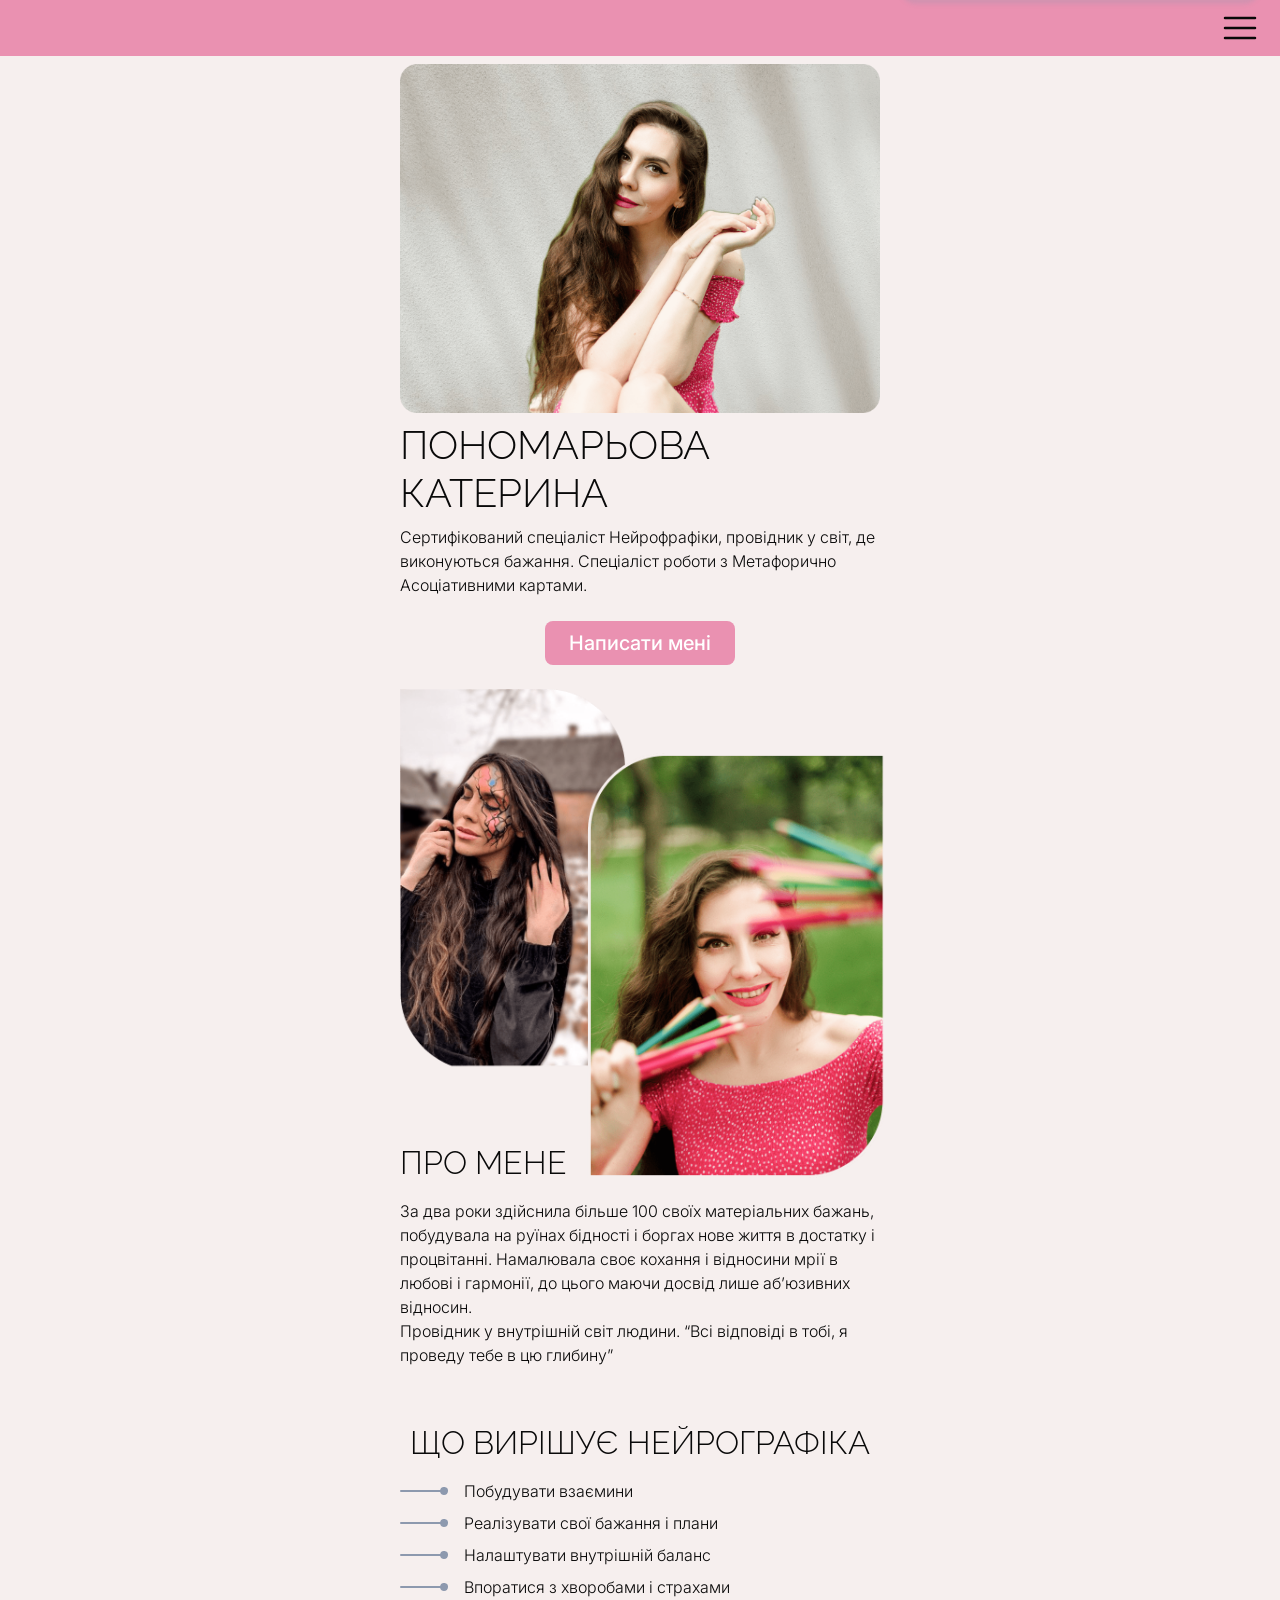
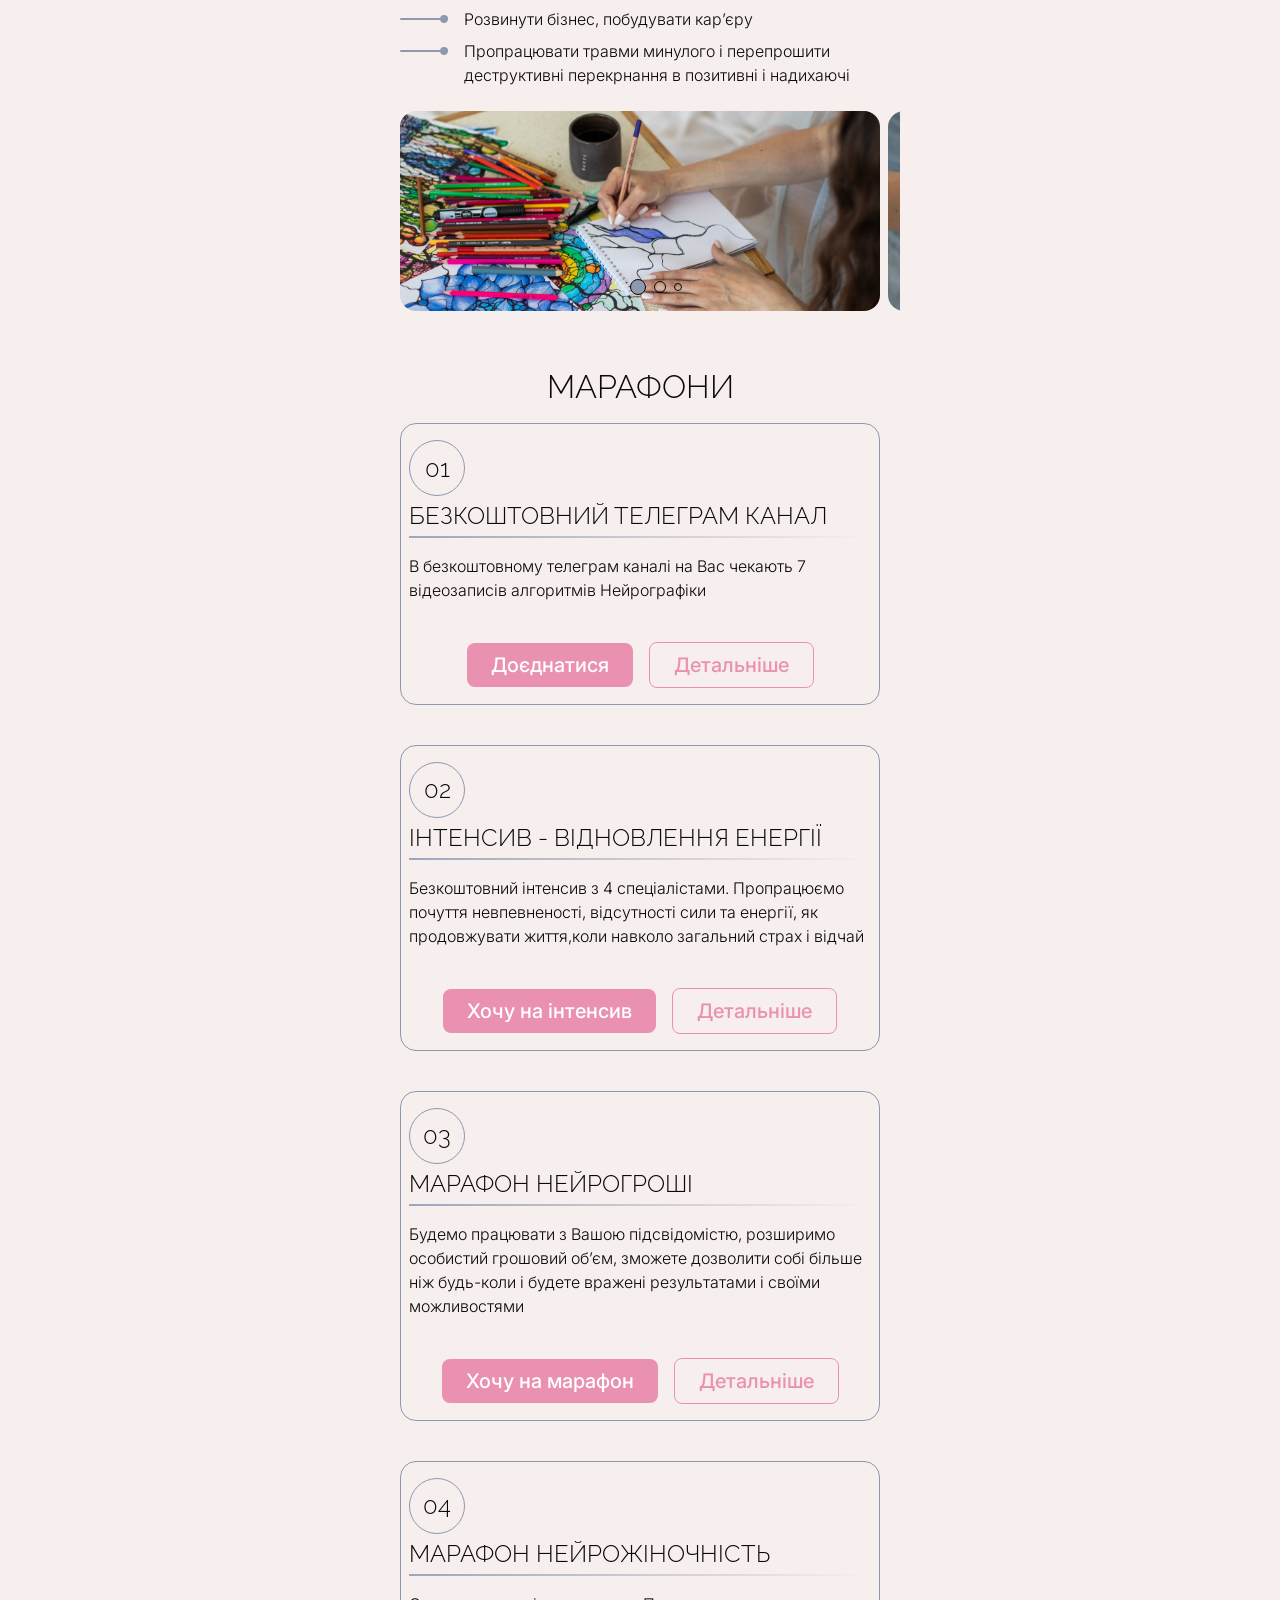
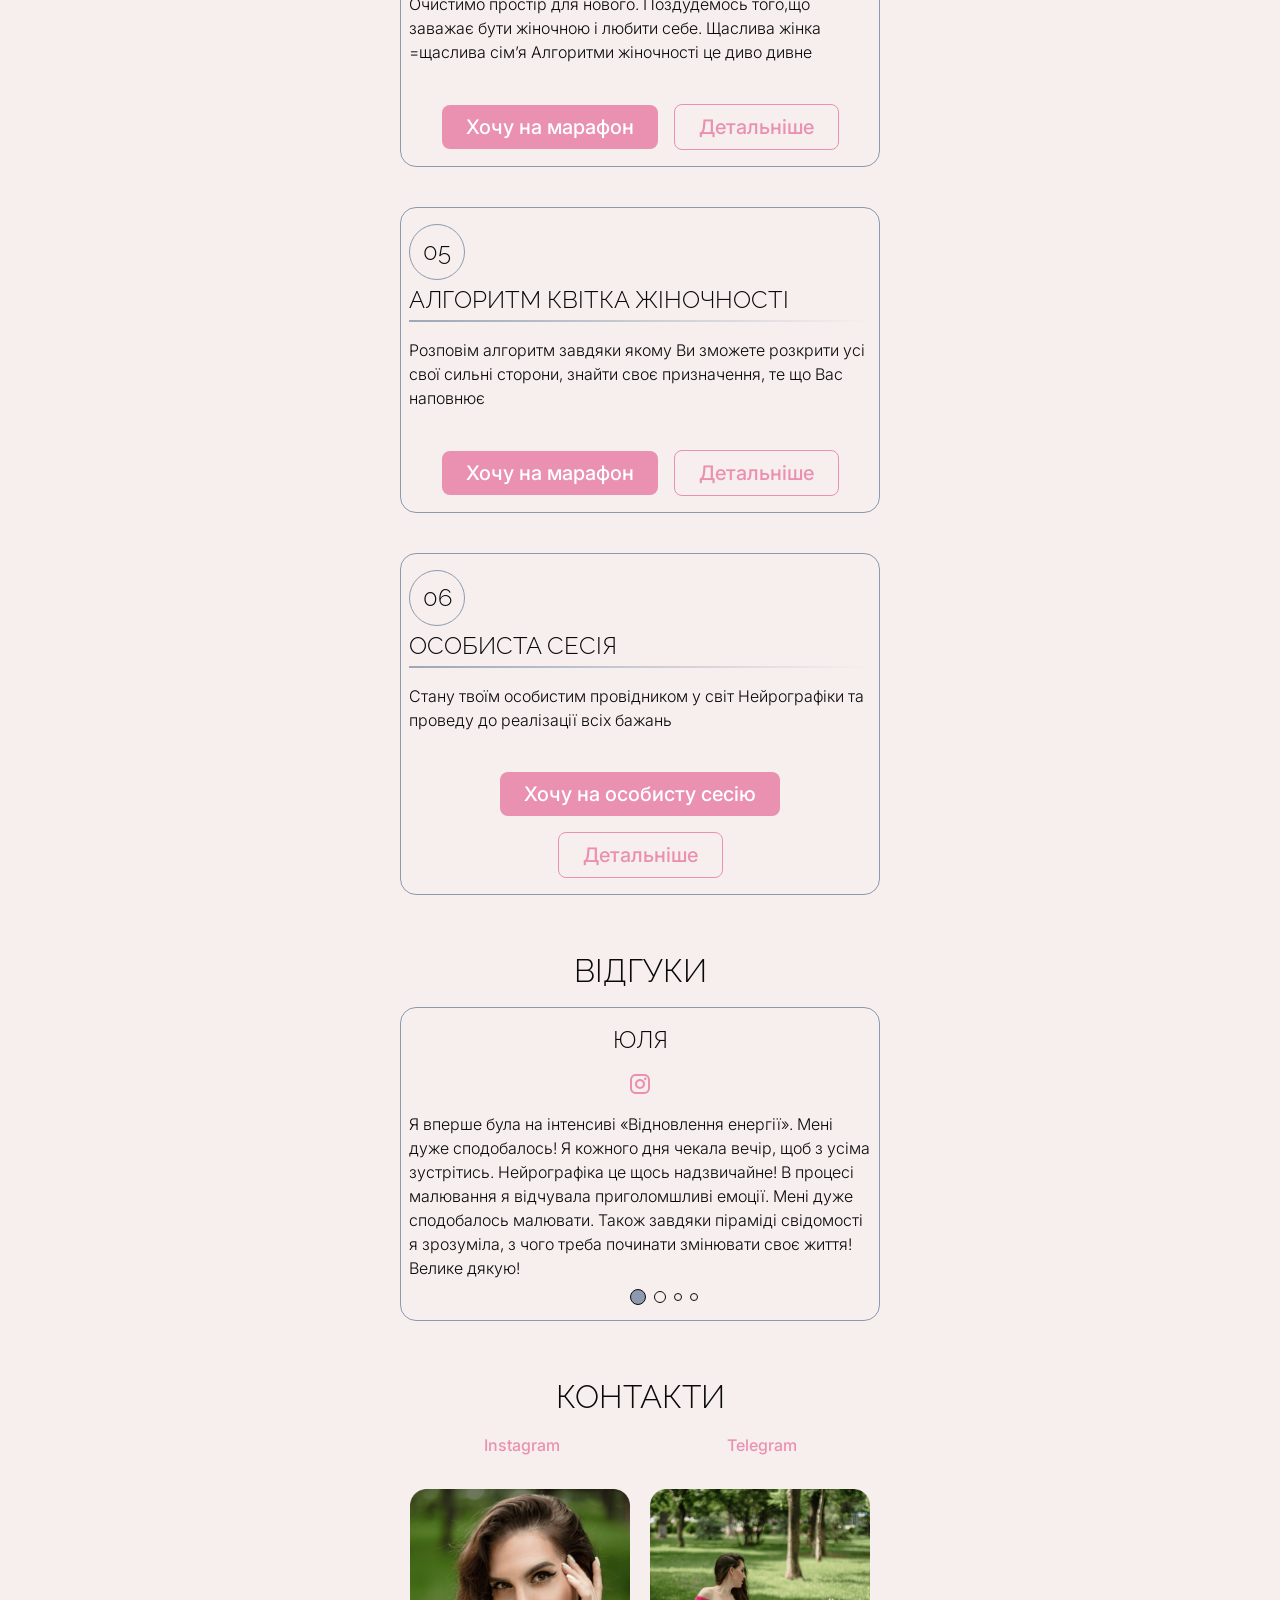
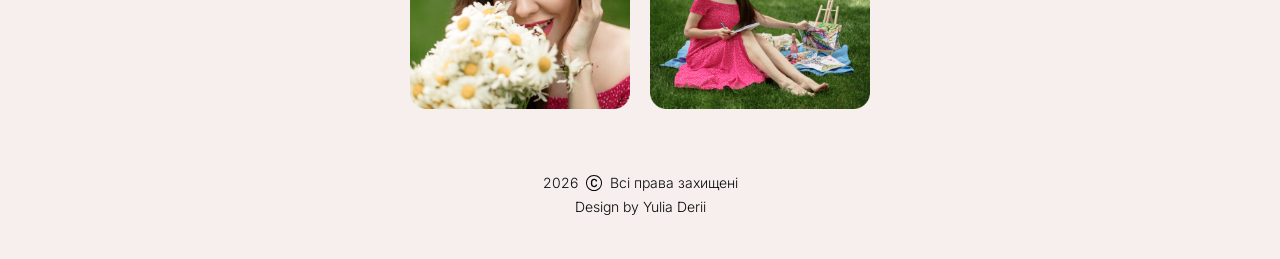
<file: index.html>
<!DOCTYPE html>
<html lang="uk">

<head>
	<meta charset="UTF-8">
	<meta name="viewport" content="width=device-width,initial-scale=1">
	<meta name="description" content="Сертифікований спеціаліст Нейрофрафіки, провідник у світ, де виконуються
	бажання. Спеціаліст роботи з Метафорично Асоціативними картами.">
	<title>Головна</title>
	<link href="css/index.css" rel="stylesheet">
</head>

<body>
	<div class="menu_overlay"></div>
	<header>
		<div class="menu_wrapper"><button class="menu_button" aria-label="Меню"><svg xmlns="http://www.w3.org/2000/svg"
					width="40" height="40" viewBox="0 0 40 40" fill="none">
					<path d="M5 10H35M5 20H35M5 30H35" stroke="#090909" stroke-width="2.5" stroke-linecap="round"
						stroke-linejoin="round" />
				</svg></button>
			<ul class="menu_list">
				<li class="menu_item active"><a href="/" class="menu_link">Головна</a></li>
				<li class="menu_item"><a href="/neirohroshi.html" class="menu_link">Марафон Нейрогроші</a></li>
				<li class="menu_item"><a href="/neirozhinochnist.html" class="menu_link">Марафон Нейроніжність</a></li>
				<li class="menu_item"><a href="/telehram-kanal.html" class="menu_link">Безкоштовний телеграм канал</a></li>
				<li class="menu_item"><a href="/vidnovlennya-enerhiyi.html" class="menu_link">Інтенсив - відновлення
						енергії</a></li>
				<li class="menu_item"><a href="/kvitka-zhinochnosti.html" class="menu_link">Марафон Квітка ніжності</a></li>
				<li class="menu_item"><a href="/osobysti-sesii.html" class="menu_link">Особисті сесії</a></li>
			</ul>
		</div>
	</header>
	<article class="container"><img class="image" src="images/main-photo.png" width="440" height="320" loading="lazy"
			alt="main-photo.png">
		<h1>Пономарьова Катерина</h1>
		<p>Сертифікований спеціаліст Нейрофрафіки, провідник у світ, де виконуються бажання. Спеціаліст роботи з
			Метафорично Асоціативними картами.</p><a
			href="https://instagram.com/satisfaction_on_dreams?igshid=MzMyNGUyNmU2YQ=="
			class="button button-centered">Написати мені</a>
		<div class="about-me-photo-wrapper"><img class="about-me-photo" src="images/about-me-1.png" width="340"
				height="320" loading="lazy" alt="about-me-1.png"> <img class="about-me-photo" src="images/about-me-2.png"
				width="340" height="320" loading="lazy" alt="about-me-2.png"></div>
		<section>
			<h2>Про мене</h2>
			<p>За два роки здійснила більше 100 своїх матеріальних бажань, побудувала на руїнах бідності і боргах нове
				життя в достатку і процвітанні. Намалювала своє кохання і відносини мрії в любові і гармонії, до цього маючи
				досвід лише аб’юзивних відносин.<br>Провідник у внутрішній світ людини. “Всі відповіді в тобі, я проведу
				тебе в цю глибину”</p>
		</section>
		<section>
			<h2 class="title-centered">Що вирішує нейрографіка</h2>
			<ul>
				<li>Побудувати взаємини</li>
				<li>Реалізувати свої бажання і плани</li>
				<li>Налаштувати внутрішній баланс</li>
				<li>Впоратися з хворобами і страхами</li>
				<li>Розвинути бізнес, побудувати кар’єру</li>
				<li>Пропрацювати травми минулого і перепрошити деструктивні перекрнання в позитивні і надихаючі</li>
			</ul>
			<div id="neurographics-slider" class="swiper">
				<div class="swiper-wrapper">
					<div class="swiper-slide"><img class="neurographics-slider-image" src="images/main-slide-1.jpeg"
							width="440" height="200" alt="main-slide-1.jpeg"></div>
					<div class="swiper-slide"><img class="neurographics-slider-image" src="images/main-slide-2.jpeg"
							width="440" height="200" alt="main-slide-2.jpeg"></div>
					<div class="swiper-slide"><img class="neurographics-slider-image" src="images/main-slide-3.jpeg"
							width="440" height="200" alt="main-slide-3.jpeg"></div>
				</div>
				<div class="neurographics-pagination swiper-pagination"></div>
			</div>
		</section>
		<section>
			<h2 class="title-centered">Марафони</h2>
			<div class="marathon">
				<div class="number">01</div>
				<h3>Безкоштовний телеграм канал</h3>
				<div class="divider"></div>
				<p class="marathon_description">В безкоштовному телеграм каналі на Вас чекають 7 відеозаписів алгоритмів
					Нейрографіки</p>
				<div class="marathon_actions"><a href="https://t.me/+FzW74CP8gYdkOWVi" class="button">Доєднатися</a><a
						href="/telehram-kanal.html" class="secondary-button">Детальніше</a></div>
			</div>
			<div class="marathon">
				<div class="number">02</div>
				<h3>Інтенсив - відновлення енергії</h3>
				<div class="divider"></div>
				<p class="marathon_description">Безкоштовний інтенсив з 4 спеціалістами. Пропрацюємо почуття невпевненості,
					відсутності сили та енергії, як продовжувати життя,коли навколо загальний страх і відчай</p>
				<div class="marathon_actions"><a href="https://t.me/+JxiKK_uEzuFjYjU6" class="button">Хочу на інтенсив</a><a
						href="/vidnovlennya-enerhiyi.html" class="secondary-button">Детальніше</a></div>
			</div>
			<div class="marathon">
				<div class="number">03</div>
				<h3>Марафон Нейрогроші</h3>
				<div class="divider"></div>
				<p class="marathon_description">Будемо працювати з Вашою підсвідомістю, розширимо особистий грошовий об’єм,
					зможете дозволити собі більше ніж будь-коли і будете вражені результатами і своїми можливостями</p>
				<div class="marathon_actions"><a href="/rekvizyty.html" class="button">Хочу на марафон</a><a
						href="/neirohroshi.html" class="secondary-button">Детальніше</a></div>
			</div>
			<div class="marathon">
				<div class="number">04</div>
				<h3>Марафон Нейрожіночність</h3>
				<div class="divider"></div>
				<p class="marathon_description">Очистимо простір для нового. Поздудемось того,що заважає бути жіночною і
					любити себе. Щаслива жінка =щаслива сім’я Алгоритми жіночності це диво дивне</p>
				<div class="marathon_actions"><a href="/rekvizyty.html" class="button">Хочу на марафон</a><a
						href="/neirozhinochnist.html" class="secondary-button">Детальніше</a></div>
			</div>
			<div class="marathon">
				<div class="number">05</div>
				<h3>Алгоритм Квітка жіночності</h3>
				<div class="divider"></div>
				<p class="marathon_description">Розповім алгоритм завдяки якому Ви зможете розкрити усі свої сильні сторони,
					знайти своє призначення, те що Вас наповнює</p>
				<div class="marathon_actions"><a href="/rekvizyty.html" class="button">Хочу на марафон</a><a
						href="/kvitka-zhinochnosti.html" class="secondary-button">Детальніше</a></div>
			</div>
			<div class="marathon">
				<div class="number">06</div>
				<h3>Особиста сесія</h3>
				<div class="divider"></div>
				<p class="marathon_description">Стану твоїм особистим провідником у світ Нейрографіки та проведу до
					реалізації всіх бажань</p>
				<div class="marathon_actions"><a href="/rekvizyty.html" class="button">Хочу на особисту сесію</a><a
						href="/osobysti-sesii.html" class="secondary-button">Детальніше</a></div>
			</div>
		</section>
		<section>
			<h2 class="title-centered">Відгуки</h2>
			<div id="reviews-slider" class="swiper">
				<div class="swiper-wrapper">
					<div class="swiper-slide">
						<div class="review">
							<p class="review_author">Юля</p><svg class="review_icon" xmlns="http://www.w3.org/2000/svg"
								width="24" height="24" viewBox="0 0 24 24" fill="none">
								<path
									d="M7.8 2H16.2C19.4 2 22 4.6 22 7.8V16.2C22 17.7383 21.3889 19.2135 20.3012 20.3012C19.2135 21.3889 17.7383 22 16.2 22H7.8C4.6 22 2 19.4 2 16.2V7.8C2 6.26174 2.61107 4.78649 3.69878 3.69878C4.78649 2.61107 6.26174 2 7.8 2ZM7.6 4C6.64522 4 5.72955 4.37928 5.05442 5.05442C4.37928 5.72955 4 6.64522 4 7.6V16.4C4 18.39 5.61 20 7.6 20H16.4C17.3548 20 18.2705 19.6207 18.9456 18.9456C19.6207 18.2705 20 17.3548 20 16.4V7.6C20 5.61 18.39 4 16.4 4H7.6ZM17.25 5.5C17.5815 5.5 17.8995 5.6317 18.1339 5.86612C18.3683 6.10054 18.5 6.41848 18.5 6.75C18.5 7.08152 18.3683 7.39946 18.1339 7.63388C17.8995 7.8683 17.5815 8 17.25 8C16.9185 8 16.6005 7.8683 16.3661 7.63388C16.1317 7.39946 16 7.08152 16 6.75C16 6.41848 16.1317 6.10054 16.3661 5.86612C16.6005 5.6317 16.9185 5.5 17.25 5.5ZM12 7C13.3261 7 14.5979 7.52678 15.5355 8.46447C16.4732 9.40215 17 10.6739 17 12C17 13.3261 16.4732 14.5979 15.5355 15.5355C14.5979 16.4732 13.3261 17 12 17C10.6739 17 9.40215 16.4732 8.46447 15.5355C7.52678 14.5979 7 13.3261 7 12C7 10.6739 7.52678 9.40215 8.46447 8.46447C9.40215 7.52678 10.6739 7 12 7ZM12 9C11.2044 9 10.4413 9.31607 9.87868 9.87868C9.31607 10.4413 9 11.2044 9 12C9 12.7956 9.31607 13.5587 9.87868 14.1213C10.4413 14.6839 11.2044 15 12 15C12.7956 15 13.5587 14.6839 14.1213 14.1213C14.6839 13.5587 15 12.7956 15 12C15 11.2044 14.6839 10.4413 14.1213 9.87868C13.5587 9.31607 12.7956 9 12 9Z"
									fill="#EA91B1" />
							</svg>
							<p class="review_text">Я вперше була на інтенсиві «Відновлення енергії». Мені дуже сподобалось! Я
								кожного дня чекала вечір, щоб з усіма зустрітись. Нейрографіка це щось надзвичайне! В процесі
								малювання я відчувала приголомшливі емоції. Мені дуже сподобалось малювати. Також завдяки
								піраміді свідомості я зрозуміла, з чого треба починати змінювати своє життя! Велике дякую!</p>
						</div>
					</div>
					<div class="swiper-slide">
						<div class="review">
							<p class="review_author">Лілія</p><svg class="review_icon" xmlns="http://www.w3.org/2000/svg"
								width="24" height="24" viewBox="0 0 24 24" fill="none">
								<path
									d="M7.8 2H16.2C19.4 2 22 4.6 22 7.8V16.2C22 17.7383 21.3889 19.2135 20.3012 20.3012C19.2135 21.3889 17.7383 22 16.2 22H7.8C4.6 22 2 19.4 2 16.2V7.8C2 6.26174 2.61107 4.78649 3.69878 3.69878C4.78649 2.61107 6.26174 2 7.8 2ZM7.6 4C6.64522 4 5.72955 4.37928 5.05442 5.05442C4.37928 5.72955 4 6.64522 4 7.6V16.4C4 18.39 5.61 20 7.6 20H16.4C17.3548 20 18.2705 19.6207 18.9456 18.9456C19.6207 18.2705 20 17.3548 20 16.4V7.6C20 5.61 18.39 4 16.4 4H7.6ZM17.25 5.5C17.5815 5.5 17.8995 5.6317 18.1339 5.86612C18.3683 6.10054 18.5 6.41848 18.5 6.75C18.5 7.08152 18.3683 7.39946 18.1339 7.63388C17.8995 7.8683 17.5815 8 17.25 8C16.9185 8 16.6005 7.8683 16.3661 7.63388C16.1317 7.39946 16 7.08152 16 6.75C16 6.41848 16.1317 6.10054 16.3661 5.86612C16.6005 5.6317 16.9185 5.5 17.25 5.5ZM12 7C13.3261 7 14.5979 7.52678 15.5355 8.46447C16.4732 9.40215 17 10.6739 17 12C17 13.3261 16.4732 14.5979 15.5355 15.5355C14.5979 16.4732 13.3261 17 12 17C10.6739 17 9.40215 16.4732 8.46447 15.5355C7.52678 14.5979 7 13.3261 7 12C7 10.6739 7.52678 9.40215 8.46447 8.46447C9.40215 7.52678 10.6739 7 12 7ZM12 9C11.2044 9 10.4413 9.31607 9.87868 9.87868C9.31607 10.4413 9 11.2044 9 12C9 12.7956 9.31607 13.5587 9.87868 14.1213C10.4413 14.6839 11.2044 15 12 15C12.7956 15 13.5587 14.6839 14.1213 14.1213C14.6839 13.5587 15 12.7956 15 12C15 11.2044 14.6839 10.4413 14.1213 9.87868C13.5587 9.31607 12.7956 9 12 9Z"
									fill="#EA91B1" />
							</svg>
							<p class="review_text">З кожним разом мої малюнки стають кращими, також хочу поділитись своїми
								почуттями 🥰🥰🥰сьогодні як ніколи для мене був повний прорив, мій настрій і сили на висоті!
								Творити і покращувати своє життя! Коли тільки починаєш малювати завжди йде супротив, кожного
								разу, це інколи збиває, та інколи хочеться кинути все, але я така людина можу сказати що
								щаслива, я вірю в кожний свій малюнок, і довго чекати на результат не доводиться😍😍😍Також я
								помітила що Нейрографіка дає мені сили, впевненості в собі, чим більше вникаєш, тим більший
								результат, головне не піддаватись своїй підсвідомості, яка іноді тебе зупиняє! Чекаю наступного
								ефіру🤩🤩🤩 Дякую за такі знання!</p>
						</div>
					</div>
					<div class="swiper-slide">
						<div class="review">
							<p class="review_author">Юлія</p><svg class="review_icon" xmlns="http://www.w3.org/2000/svg"
								width="24" height="24" viewBox="0 0 24 24" fill="none">
								<path
									d="M7.8 2H16.2C19.4 2 22 4.6 22 7.8V16.2C22 17.7383 21.3889 19.2135 20.3012 20.3012C19.2135 21.3889 17.7383 22 16.2 22H7.8C4.6 22 2 19.4 2 16.2V7.8C2 6.26174 2.61107 4.78649 3.69878 3.69878C4.78649 2.61107 6.26174 2 7.8 2ZM7.6 4C6.64522 4 5.72955 4.37928 5.05442 5.05442C4.37928 5.72955 4 6.64522 4 7.6V16.4C4 18.39 5.61 20 7.6 20H16.4C17.3548 20 18.2705 19.6207 18.9456 18.9456C19.6207 18.2705 20 17.3548 20 16.4V7.6C20 5.61 18.39 4 16.4 4H7.6ZM17.25 5.5C17.5815 5.5 17.8995 5.6317 18.1339 5.86612C18.3683 6.10054 18.5 6.41848 18.5 6.75C18.5 7.08152 18.3683 7.39946 18.1339 7.63388C17.8995 7.8683 17.5815 8 17.25 8C16.9185 8 16.6005 7.8683 16.3661 7.63388C16.1317 7.39946 16 7.08152 16 6.75C16 6.41848 16.1317 6.10054 16.3661 5.86612C16.6005 5.6317 16.9185 5.5 17.25 5.5ZM12 7C13.3261 7 14.5979 7.52678 15.5355 8.46447C16.4732 9.40215 17 10.6739 17 12C17 13.3261 16.4732 14.5979 15.5355 15.5355C14.5979 16.4732 13.3261 17 12 17C10.6739 17 9.40215 16.4732 8.46447 15.5355C7.52678 14.5979 7 13.3261 7 12C7 10.6739 7.52678 9.40215 8.46447 8.46447C9.40215 7.52678 10.6739 7 12 7ZM12 9C11.2044 9 10.4413 9.31607 9.87868 9.87868C9.31607 10.4413 9 11.2044 9 12C9 12.7956 9.31607 13.5587 9.87868 14.1213C10.4413 14.6839 11.2044 15 12 15C12.7956 15 13.5587 14.6839 14.1213 14.1213C14.6839 13.5587 15 12.7956 15 12C15 11.2044 14.6839 10.4413 14.1213 9.87868C13.5587 9.31607 12.7956 9 12 9Z"
									fill="#EA91B1" />
							</svg>
							<p class="review_text">«Катюша, ти дуже чесна, відкрита і добра людина❤️ З перших хвилин марафону
								(це також було моє знайомство з тобою) я зрозуміла що ти МОЯ людина!Ти мій провідник в світ
								Нейрографіки🌟 До марафону «Відновлення енергії» я вже була знайома з цією методикою, та якось
								не відчувалось від тих людей тепла, бажання передати щось, та я не зрозуміла що то просто були
								не мої люди! Дуже вдячна за знання, якими ти ділишся, навчаєш, даєш поради, показуєш приклади!
								Під час марафону я працювала в своєму темпі, та я могла завжди доробити до кінця малюнок, бо
								записи одразу скидувались в групу, це дуже круто, що не треба чекати декілька годин, чи навіть
								більше. Дуже рекомендую тим, хто тільки думає що таке Нейрографіка - просто спробувати, навіть
								якщо Ви в це не вірите🤗 Та й не треба, просто помалюйте в задоволення! Це так круто відволікає
								від непотрібних думок (а це вже саме по собі неабиякий плюсик). Також мені пощастило бути з
								тобою на індивідуальній сесії. І це скарб 😜🔥Відчувається твоя віддача, прагнення довести до
								результатів, наштовхнути на правильний шлях👌🏻 Ти дуже крута і рухаєшся в правильному напрямку!
							</p>
						</div>
					</div>
					<div class="swiper-slide">
						<div class="review">
							<p class="review_author">Анастасія</p><svg class="review_icon" xmlns="http://www.w3.org/2000/svg"
								width="24" height="24" viewBox="0 0 24 24" fill="none">
								<path
									d="M7.8 2H16.2C19.4 2 22 4.6 22 7.8V16.2C22 17.7383 21.3889 19.2135 20.3012 20.3012C19.2135 21.3889 17.7383 22 16.2 22H7.8C4.6 22 2 19.4 2 16.2V7.8C2 6.26174 2.61107 4.78649 3.69878 3.69878C4.78649 2.61107 6.26174 2 7.8 2ZM7.6 4C6.64522 4 5.72955 4.37928 5.05442 5.05442C4.37928 5.72955 4 6.64522 4 7.6V16.4C4 18.39 5.61 20 7.6 20H16.4C17.3548 20 18.2705 19.6207 18.9456 18.9456C19.6207 18.2705 20 17.3548 20 16.4V7.6C20 5.61 18.39 4 16.4 4H7.6ZM17.25 5.5C17.5815 5.5 17.8995 5.6317 18.1339 5.86612C18.3683 6.10054 18.5 6.41848 18.5 6.75C18.5 7.08152 18.3683 7.39946 18.1339 7.63388C17.8995 7.8683 17.5815 8 17.25 8C16.9185 8 16.6005 7.8683 16.3661 7.63388C16.1317 7.39946 16 7.08152 16 6.75C16 6.41848 16.1317 6.10054 16.3661 5.86612C16.6005 5.6317 16.9185 5.5 17.25 5.5ZM12 7C13.3261 7 14.5979 7.52678 15.5355 8.46447C16.4732 9.40215 17 10.6739 17 12C17 13.3261 16.4732 14.5979 15.5355 15.5355C14.5979 16.4732 13.3261 17 12 17C10.6739 17 9.40215 16.4732 8.46447 15.5355C7.52678 14.5979 7 13.3261 7 12C7 10.6739 7.52678 9.40215 8.46447 8.46447C9.40215 7.52678 10.6739 7 12 7ZM12 9C11.2044 9 10.4413 9.31607 9.87868 9.87868C9.31607 10.4413 9 11.2044 9 12C9 12.7956 9.31607 13.5587 9.87868 14.1213C10.4413 14.6839 11.2044 15 12 15C12.7956 15 13.5587 14.6839 14.1213 14.1213C14.6839 13.5587 15 12.7956 15 12C15 11.2044 14.6839 10.4413 14.1213 9.87868C13.5587 9.31607 12.7956 9 12 9Z"
									fill="#EA91B1" />
							</svg>
							<p class="review_text">Мій Нейролотос 🥰 Малювала із задоволенням і посмішкою, тільки коли почала
								скруглювати, голова боліла, неприємні відчуття були, в очах як наче помутніло. Коли почала
								розфарбовувати в очах розвилнілося ❤️ Дуже сподобалось малювати Нейролотос, такі класні відчуття
								залишились. Я можу, я достойна, я сильна і при цьому жіночна, сексуальна, красива 🥰</p>
						</div>
					</div>
				</div>
				<div class="reviews-pagination swiper-pagination"></div>
			</div>
		</section>
		<section>
			<h2 class="title-centered">Контакти</h2>
			<div class="contact-links-wrapper"><a
					href="https://instagram.com/satisfaction_on_dreams?igshid=MzMyNGUyNmU2YQ==" class="link">Instagram</a><a
					href="https://t.me/kateriinaa13" class="link" target="_blank">Telegram</a></div>
			<div class="contact-images-wrapper">
				<div class="contact-image-wrapper"><img class="contact-image" src="images/contacts-1.png" width="210"
						height="210" loading="lazy" alt="contacts-1.png"></div>
				<div class="contact-image-wrapper"><img class="contact-image" src="images/contacts-2.png" width="210"
						height="210" loading="lazy" alt="contacts-2.png"></div>
			</div>
		</section>
	</article>
	<footer>
		<p class="copyrights"><span id="current-year"></span><svg class="copyrights_icon"
				xmlns="http://www.w3.org/2000/svg" width="16" height="16" viewBox="0 0 16 16" fill="none">
				<g clip-path="url(#clip0_397_143)">
					<path
						d="M1 8C1 9.85652 1.7375 11.637 3.05025 12.9497C4.36301 14.2625 6.14348 15 8 15C9.85652 15 11.637 14.2625 12.9497 12.9497C14.2625 11.637 15 9.85652 15 8C15 6.14348 14.2625 4.36301 12.9497 3.05025C11.637 1.7375 9.85652 1 8 1C6.14348 1 4.36301 1.7375 3.05025 3.05025C1.7375 4.36301 1 6.14348 1 8ZM16 8C16 10.1217 15.1571 12.1566 13.6569 13.6569C12.1566 15.1571 10.1217 16 8 16C5.87827 16 3.84344 15.1571 2.34315 13.6569C0.842855 12.1566 0 10.1217 0 8C0 5.87827 0.842855 3.84344 2.34315 2.34315C3.84344 0.842855 5.87827 0 8 0C10.1217 0 12.1566 0.842855 13.6569 2.34315C15.1571 3.84344 16 5.87827 16 8ZM8.146 4.992C6.934 4.992 6.219 5.912 6.219 7.494V8.554C6.219 10.125 6.922 11.016 8.146 11.016C9.125 11.016 9.787 10.43 9.875 9.598H11.17V9.691C11.07 11.139 9.816 12.158 8.14 12.158C6.049 12.158 4.871 10.822 4.871 8.555V7.482C4.871 5.221 6.072 3.844 8.141 3.844C9.822 3.844 11.076 4.898 11.17 6.416V6.504H9.875C9.787 5.625 9.107 4.992 8.146 4.992Z"
						fill="#030305" />
				</g>
				<defs>
					<clipPath id="clip0_397_143">
						<rect width="16" height="16" fill="white" />
					</clipPath>
				</defs>
			</svg>Всі права захищені</p>
		<p class="copyrights">Design by Yulia Derii</p>
	</footer>
	<script src="js/index.js"></script>
</body>

</html>
</file>
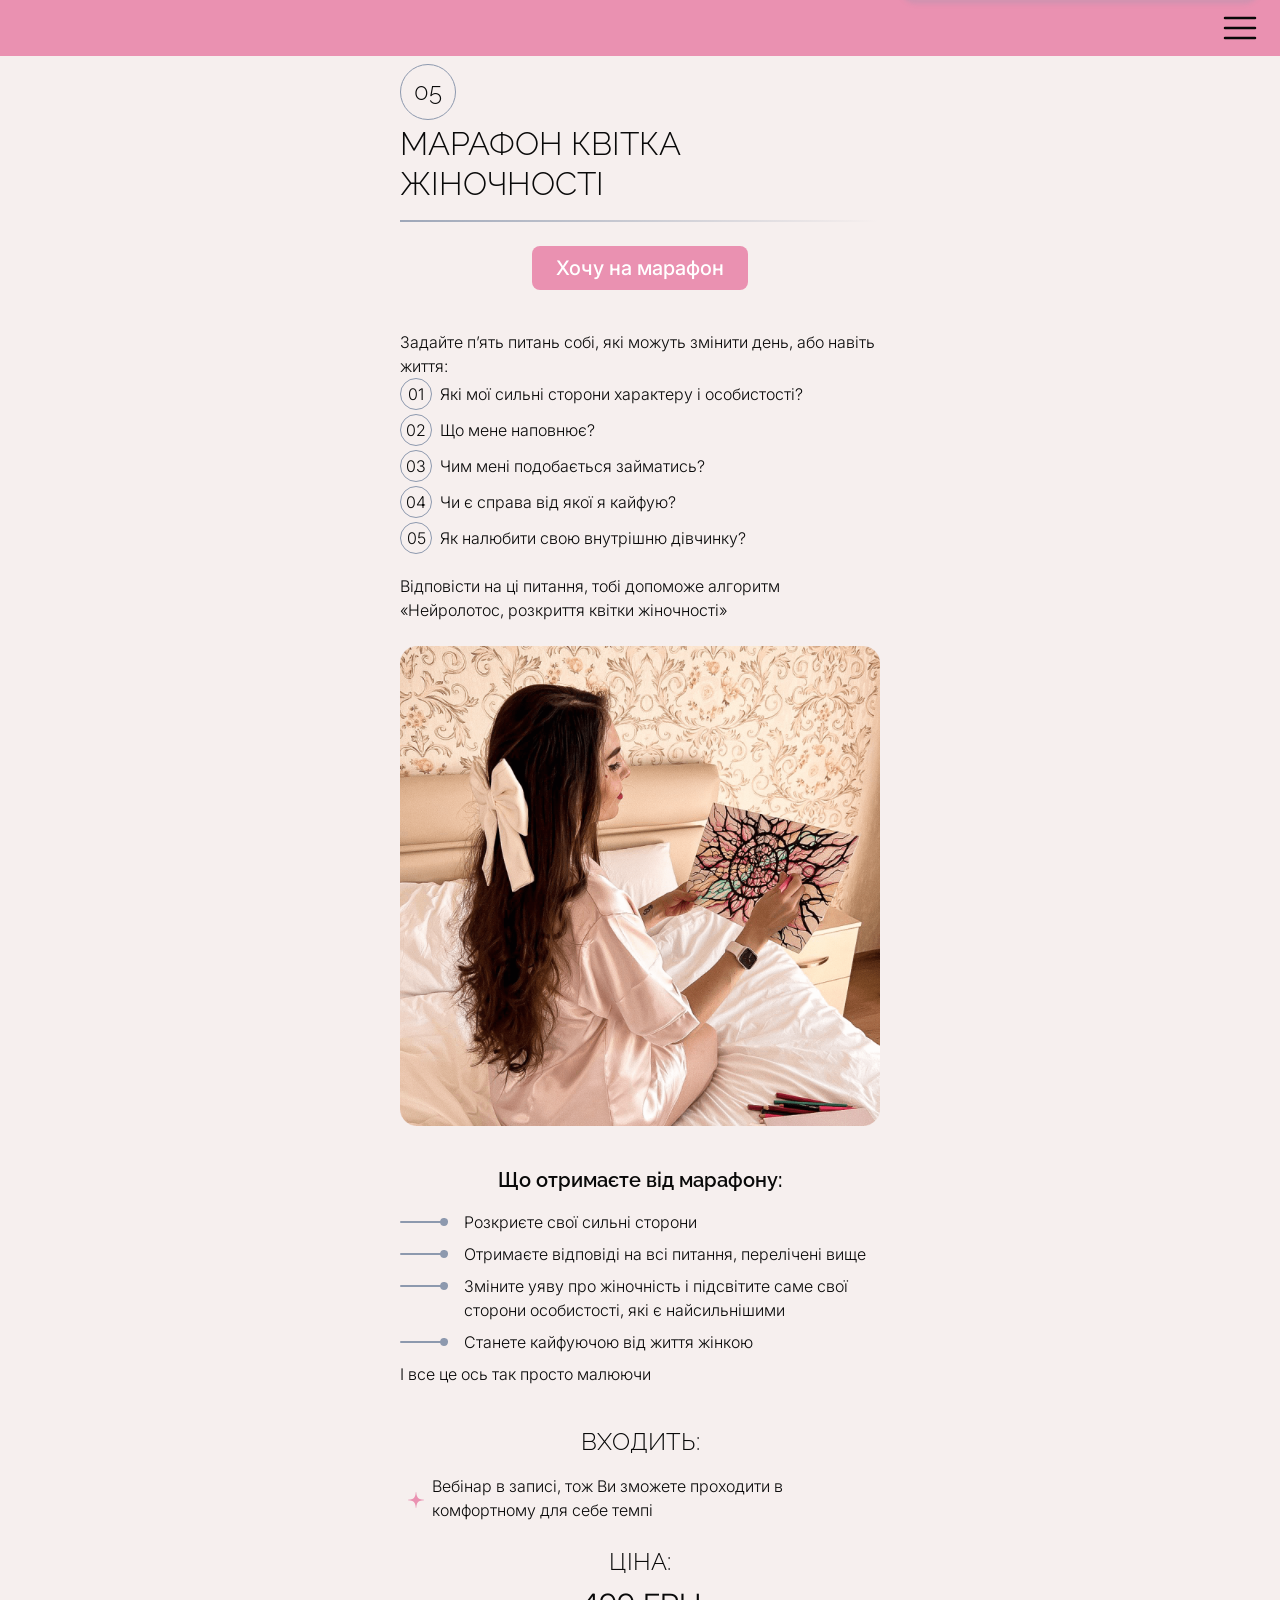
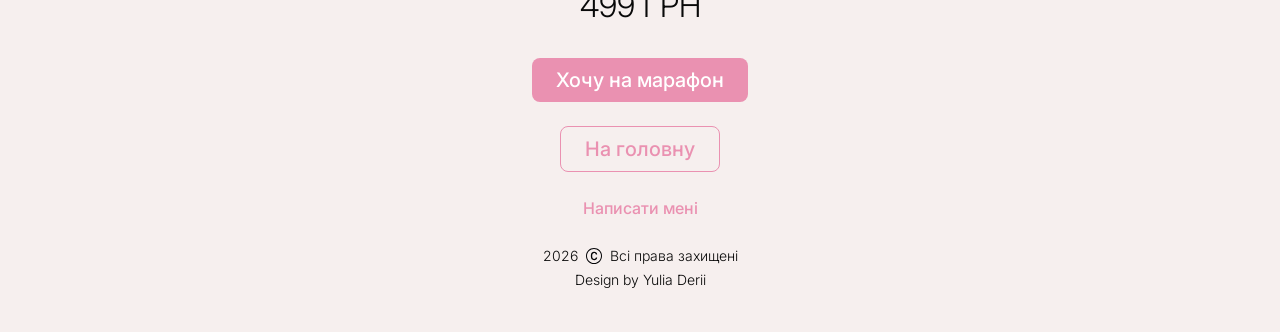
<file: kvitka-zhinochnosti.html>
<!doctype html><html lang="uk"><head><meta charset="UTF-8"/><meta name="viewport" content="width=device-width,initial-scale=1"/><meta name="description" content="Сертифікований спеціаліст Нейрофрафіки, провідник у світ, де виконуються
        бажання. Спеціаліст роботи з Метафорично Асоціативними картами."/><title>Марафон Квітка жіночності</title><link href="css/kvitka-zhinochnosti.css" rel="stylesheet"></head><body><div class="menu_overlay"></div><header><div class="menu_wrapper"><button class="menu_button" aria-label="Меню"><svg xmlns="http://www.w3.org/2000/svg" width="40" height="40" viewBox="0 0 40 40" fill="none"><path d="M5 10H35M5 20H35M5 30H35" stroke="#090909" stroke-width="2.5" stroke-linecap="round" stroke-linejoin="round"/></svg></button><ul class="menu_list"><li class="menu_item"><a href="/" class="menu_link">Головна</a></li><li class="menu_item"><a href="/neirohroshi.html" class="menu_link">Марафон Нейрогроші</a></li><li class="menu_item"><a href="/neirozhinochnist.html" class="menu_link">Марафон Нейроніжність</a></li><li class="menu_item"><a href="/telehram-kanal.html" class="menu_link">Безкоштовний телеграм канал</a></li><li class="menu_item"><a href="/vidnovlennya-enerhiyi.html" class="menu_link">Інтенсив - відновлення енергії</a></li><li class="menu_item active"><a href="/kvitka-zhinochnosti.html" class="menu_link">Марафон Квітка ніжності</a></li><li class="menu_item"><a href="/osobysti-sesii.html" class="menu_link">Особисті сесії</a></li></ul></div></header><article class="container"><div class="number">05</div><h1 class="medium-title">Марафон Квітка жіночності</h1><div class="divider"></div><a href="/rekvizyty.html" class="button button-centered">Хочу на марафон</a><p class="list-description">Задайте п’ять питань собі, які можуть змінити день, або навіть життя:</p><ol class="bottom-indent"><li>Які мої сильні сторони характеру і особистості?</li><li>Що мене наповнює?</li><li>Чим мені подобається займатись?</li><li>Чи є справа від якої я кайфую?</li><li>Як налюбити свою внутрішню дівчинку?</li></ol><p>Відповісти на ці питання, тобі допоможе алгоритм «Нейролотос, розкриття квітки жіночності»</p><img class="image" src="images/kvitka-zhinochnosti-1.png" width="440" height="440" loading="lazy" alt="kvitka-zhinochnosti-1.png"/><h3 class="semi-title small-title title-centered">Що отримаєте від марафону:</h3><ul class="no-indent"><li>Розкриєте свої сильні сторони</li><li>Отримаєте відповіді на всі питання, перелічені вище</li><li>Зміните уяву про жіночність і підсвітите саме свої сторони особистості, які є найсильнішими</li><li>Станете кайфуючою від життя жінкою</li></ul><p>І все це ось так просто малюючи</p><h2 class="small-title title-centered">Входить:</h2><ul class="colored"><li>Вебінар в записі, тож Ви зможете проходити в комфортному для себе темпі</li></ul><h2 class="small-title price_title title-centered">Ціна:</h2><p class="medium-title price_value title-centered">499 грн</p><a href="/rekvizyty.html" class="button button-centered">Хочу на марафон</a> <a href="/" class="secondary-button button-centered">На головну</a> <a href="https://instagram.com/satisfaction_on_dreams?igshid=MzMyNGUyNmU2YQ==" target="_blank" class="link button-centered">Написати мені</a></article><footer><p class="copyrights"><span id="current-year"></span> <svg class="copyrights_icon" xmlns="http://www.w3.org/2000/svg" width="16" height="16" viewBox="0 0 16 16" fill="none"><g clip-path="url(#clip0_397_143)"><path d="M1 8C1 9.85652 1.7375 11.637 3.05025 12.9497C4.36301 14.2625 6.14348 15 8 15C9.85652 15 11.637 14.2625 12.9497 12.9497C14.2625 11.637 15 9.85652 15 8C15 6.14348 14.2625 4.36301 12.9497 3.05025C11.637 1.7375 9.85652 1 8 1C6.14348 1 4.36301 1.7375 3.05025 3.05025C1.7375 4.36301 1 6.14348 1 8ZM16 8C16 10.1217 15.1571 12.1566 13.6569 13.6569C12.1566 15.1571 10.1217 16 8 16C5.87827 16 3.84344 15.1571 2.34315 13.6569C0.842855 12.1566 0 10.1217 0 8C0 5.87827 0.842855 3.84344 2.34315 2.34315C3.84344 0.842855 5.87827 0 8 0C10.1217 0 12.1566 0.842855 13.6569 2.34315C15.1571 3.84344 16 5.87827 16 8ZM8.146 4.992C6.934 4.992 6.219 5.912 6.219 7.494V8.554C6.219 10.125 6.922 11.016 8.146 11.016C9.125 11.016 9.787 10.43 9.875 9.598H11.17V9.691C11.07 11.139 9.816 12.158 8.14 12.158C6.049 12.158 4.871 10.822 4.871 8.555V7.482C4.871 5.221 6.072 3.844 8.141 3.844C9.822 3.844 11.076 4.898 11.17 6.416V6.504H9.875C9.787 5.625 9.107 4.992 8.146 4.992Z" fill="#030305"/></g><defs><clipPath id="clip0_397_143"><rect width="16" height="16" fill="white"/></clipPath></defs></svg> Всі права захищені</p><p class="copyrights">Design by Yulia Derii</p></footer><script src="js/kvitka-zhinochnosti.js"></script></body></html>
</file>
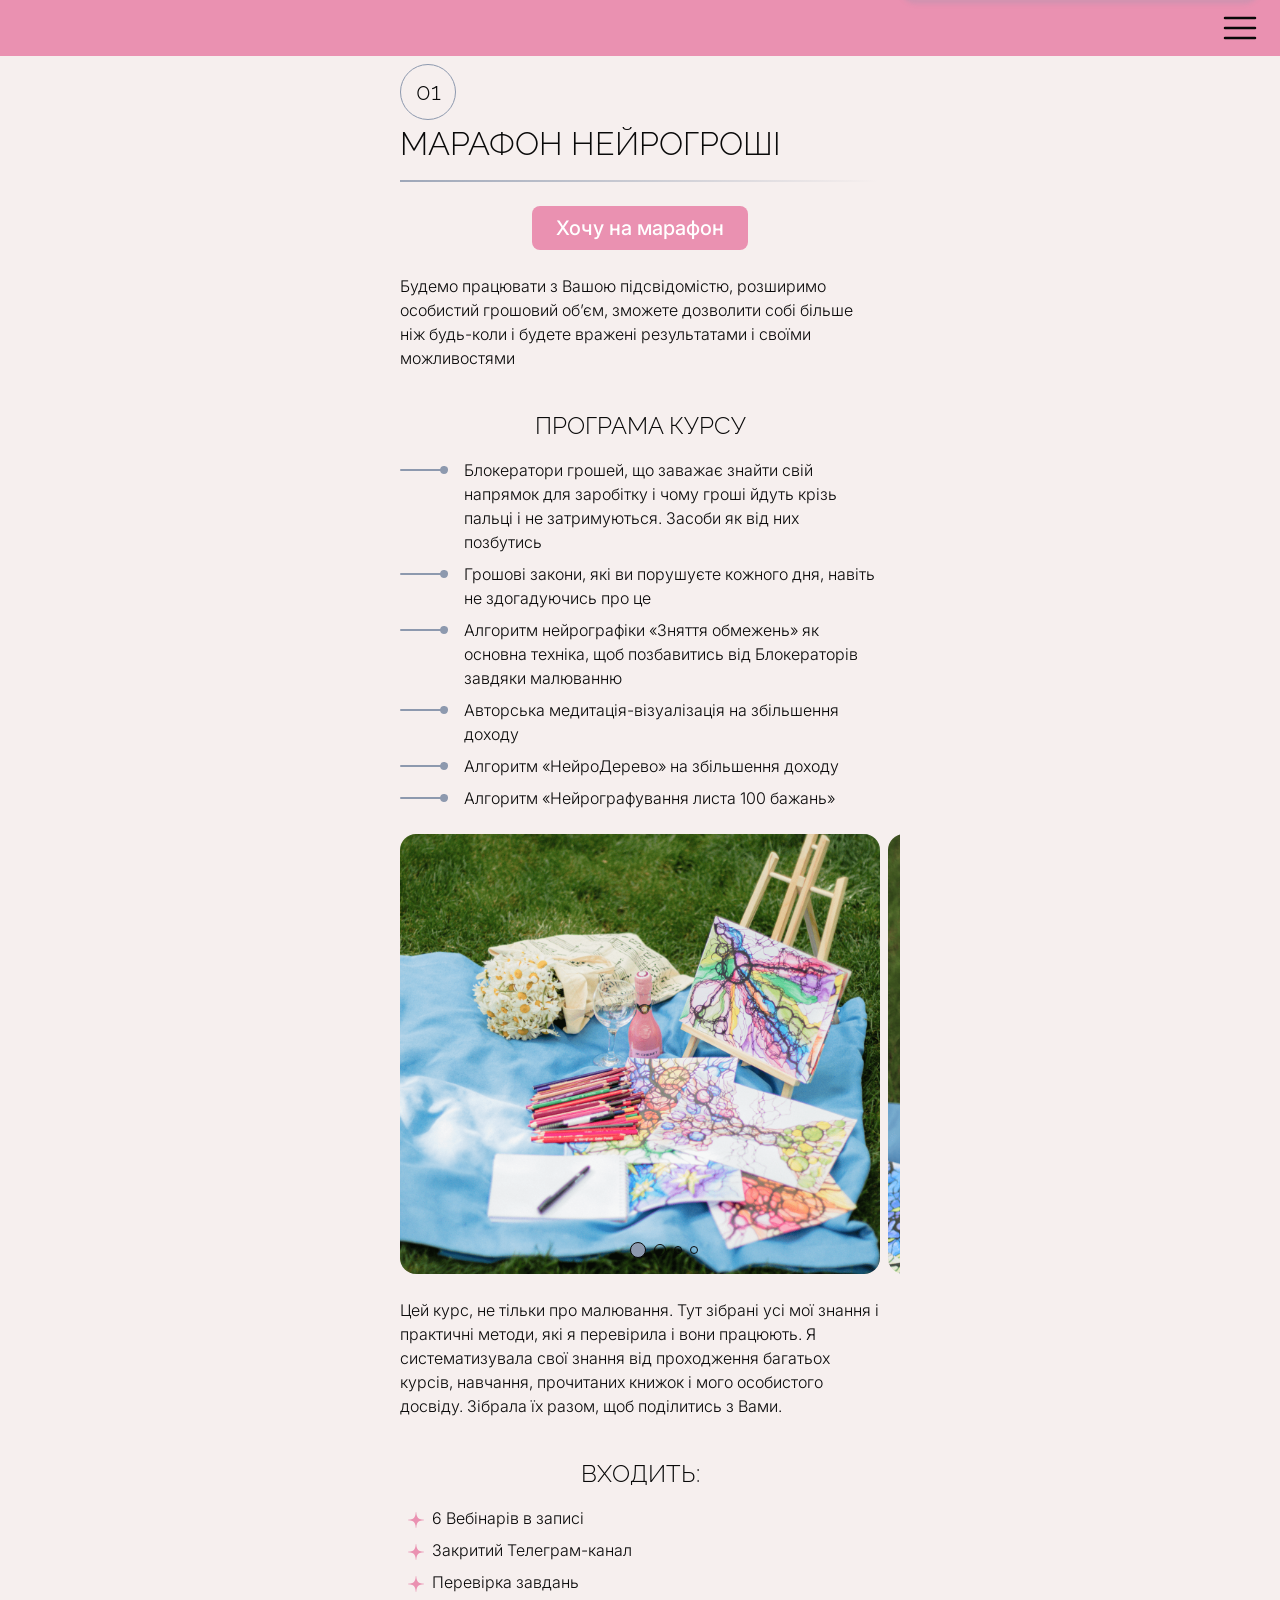
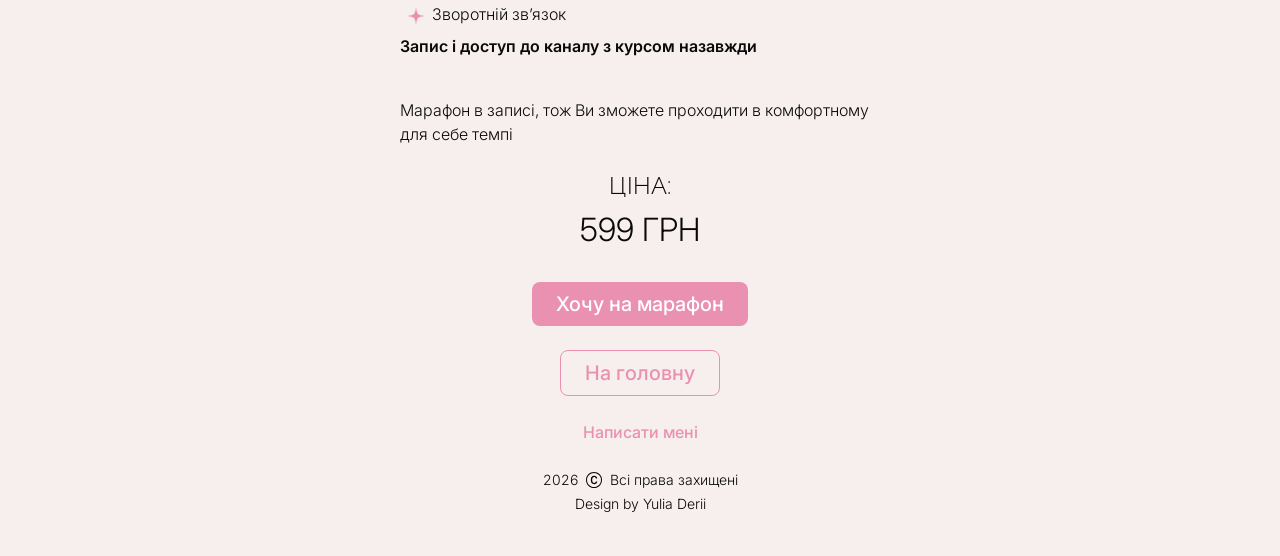
<file: neirohroshi.html>
<!doctype html>
<html lang="uk">

<head>
	<meta charset="UTF-8" />
	<meta name="viewport" content="width=device-width,initial-scale=1" />
	<meta name="description" content="Сертифікований спеціаліст Нейрофрафіки, провідник у світ, де виконуються
	бажання. Спеціаліст роботи з Метафорично Асоціативними картами." />
	<title>Марафон Нейрогроші</title>
	<link href="css/neirohroshi.css" rel="stylesheet">
</head>

<body>
	<div class="menu_overlay"></div>
	<header>
		<div class="menu_wrapper"><button class="menu_button" aria-label="Меню"><svg xmlns="http://www.w3.org/2000/svg"
					width="40" height="40" viewBox="0 0 40 40" fill="none">
					<path d="M5 10H35M5 20H35M5 30H35" stroke="#090909" stroke-width="2.5" stroke-linecap="round"
						stroke-linejoin="round" />
				</svg></button>
			<ul class="menu_list">
				<li class="menu_item"><a href="/" class="menu_link">Головна</a></li>
				<li class="menu_item active"><a href="/neirohroshi.html" class="menu_link">Марафон Нейрогроші</a></li>
				<li class="menu_item"><a href="/neirozhinochnist.html" class="menu_link">Марафон Нейроніжність</a></li>
				<li class="menu_item"><a href="/telehram-kanal.html" class="menu_link">Безкоштовний телеграм канал</a></li>
				<li class="menu_item"><a href="/vidnovlennya-enerhiyi.html" class="menu_link">Інтенсив - відновлення
						енергії</a></li>
				<li class="menu_item"><a href="/kvitka-zhinochnosti.html" class="menu_link">Марафон Квітка ніжності</a></li>
				<li class="menu_item"><a href="/osobysti-sesii.html" class="menu_link">Особисті сесії</a></li>
			</ul>
		</div>
	</header>
	<article class="container">
		<div class="number">01</div>
		<h1 class="medium-title">Марафон Нейрогроші</h1>
		<div class="divider"></div><a href="/rekvizyty.html" class="button button-centered">Хочу на марафон</a>
		<p>Будемо працювати з Вашою підсвідомістю, розширимо особистий грошовий об’єм, зможете дозволити собі більше ніж
			будь-коли і будете вражені результатами і своїми можливостями</p>
		<h2 class="small-title title-centered">Програма курсу</h2>
		<ul>
			<li>Блокератори грошей, що заважає знайти свій напрямок для заробітку і чому гроші йдуть крізь пальці і не
				затримуються. Засоби як від них позбутись</li>
			<li>Грошові закони, які ви порушуєте кожного дня, навіть не здогадуючись про це</li>
			<li>Алгоритм нейрографіки «Зняття обмежень» як основна техніка, щоб позбавитись від Блокераторів завдяки
				малюванню</li>
			<li>Авторська медитація-візуалізація на збільшення доходу</li>
			<li>Алгоритм «НейроДерево» на збільшення доходу</li>
			<li>Алгоритм «Нейрографування листа 100 бажань»</li>
		</ul>
		<div id="neirohroshi-slider" class="swiper">
			<div class="swiper-wrapper">
				<div class="swiper-slide"><img class="neirohroshi-slider-image" src="images/neirohroshi-1.png" width="440"
						height="440" alt="neirohroshi-1.png" /></div>
				<div class="swiper-slide"><img class="neirohroshi-slider-image" src="images/neirohroshi-2.png" width="440"
						height="440" alt="neirohroshi-2.png" /></div>
				<div class="swiper-slide"><img class="neirohroshi-slider-image" src="images/neirohroshi-3.png" width="440"
						height="440" alt="neirohroshi-3.png" /></div>
				<div class="swiper-slide"><img class="neirohroshi-slider-image" src="images/neirohroshi-4.png" width="440"
						height="440" alt="neirohroshi-4.png" /></div>
			</div>
			<div class="neirohroshi-pagination swiper-pagination"></div>
		</div>
		<p>Цей курс, не тільки про малювання. Тут зібрані усі мої знання і практичні методи, які я перевірила і вони
			працюють. Я систематизувала свої знання від проходження багатьох курсів, навчання, прочитаних книжок і мого
			особистого досвіду. Зібрала їх разом, щоб поділитись з Вами.</p>
		<h2 class="small-title title-centered">Входить:</h2>
		<ul class="colored">
			<li>6 Вебінарів в записі</li>
			<li>Закритий Телеграм-канал</li>
			<li>Перевірка завдань</li>
			<li>Зворотній звʼязок</li>
		</ul>
		<p class="bold">Запис і доступ до каналу з курсом назавжди</p>
		<p>Марафон в записі, тож Ви зможете проходити в комфортному для себе темпі</p>
		<h2 class="small-title price_title title-centered">Ціна:</h2>
		<p class="medium-title price_value title-centered">599 грн</p><a href="/rekvizyty.html"
			class="button button-centered">Хочу на марафон</a> <a href="/" class="secondary-button button-centered">На
			головну</a> <a href="https://instagram.com/satisfaction_on_dreams?igshid=MzMyNGUyNmU2YQ==" target="_blank"
			class="link button-centered">Написати мені</a>
	</article>
	<footer>
		<p class="copyrights"><span id="current-year"></span> <svg class="copyrights_icon"
				xmlns="http://www.w3.org/2000/svg" width="16" height="16" viewBox="0 0 16 16" fill="none">
				<g clip-path="url(#clip0_397_143)">
					<path
						d="M1 8C1 9.85652 1.7375 11.637 3.05025 12.9497C4.36301 14.2625 6.14348 15 8 15C9.85652 15 11.637 14.2625 12.9497 12.9497C14.2625 11.637 15 9.85652 15 8C15 6.14348 14.2625 4.36301 12.9497 3.05025C11.637 1.7375 9.85652 1 8 1C6.14348 1 4.36301 1.7375 3.05025 3.05025C1.7375 4.36301 1 6.14348 1 8ZM16 8C16 10.1217 15.1571 12.1566 13.6569 13.6569C12.1566 15.1571 10.1217 16 8 16C5.87827 16 3.84344 15.1571 2.34315 13.6569C0.842855 12.1566 0 10.1217 0 8C0 5.87827 0.842855 3.84344 2.34315 2.34315C3.84344 0.842855 5.87827 0 8 0C10.1217 0 12.1566 0.842855 13.6569 2.34315C15.1571 3.84344 16 5.87827 16 8ZM8.146 4.992C6.934 4.992 6.219 5.912 6.219 7.494V8.554C6.219 10.125 6.922 11.016 8.146 11.016C9.125 11.016 9.787 10.43 9.875 9.598H11.17V9.691C11.07 11.139 9.816 12.158 8.14 12.158C6.049 12.158 4.871 10.822 4.871 8.555V7.482C4.871 5.221 6.072 3.844 8.141 3.844C9.822 3.844 11.076 4.898 11.17 6.416V6.504H9.875C9.787 5.625 9.107 4.992 8.146 4.992Z"
						fill="#030305" />
				</g>
				<defs>
					<clipPath id="clip0_397_143">
						<rect width="16" height="16" fill="white" />
					</clipPath>
				</defs>
			</svg> Всі права захищені</p>
		<p class="copyrights">Design by Yulia Derii</p>
	</footer>
	<script src="js/neirohroshi.js"></script>
</body>

</html>
</file>
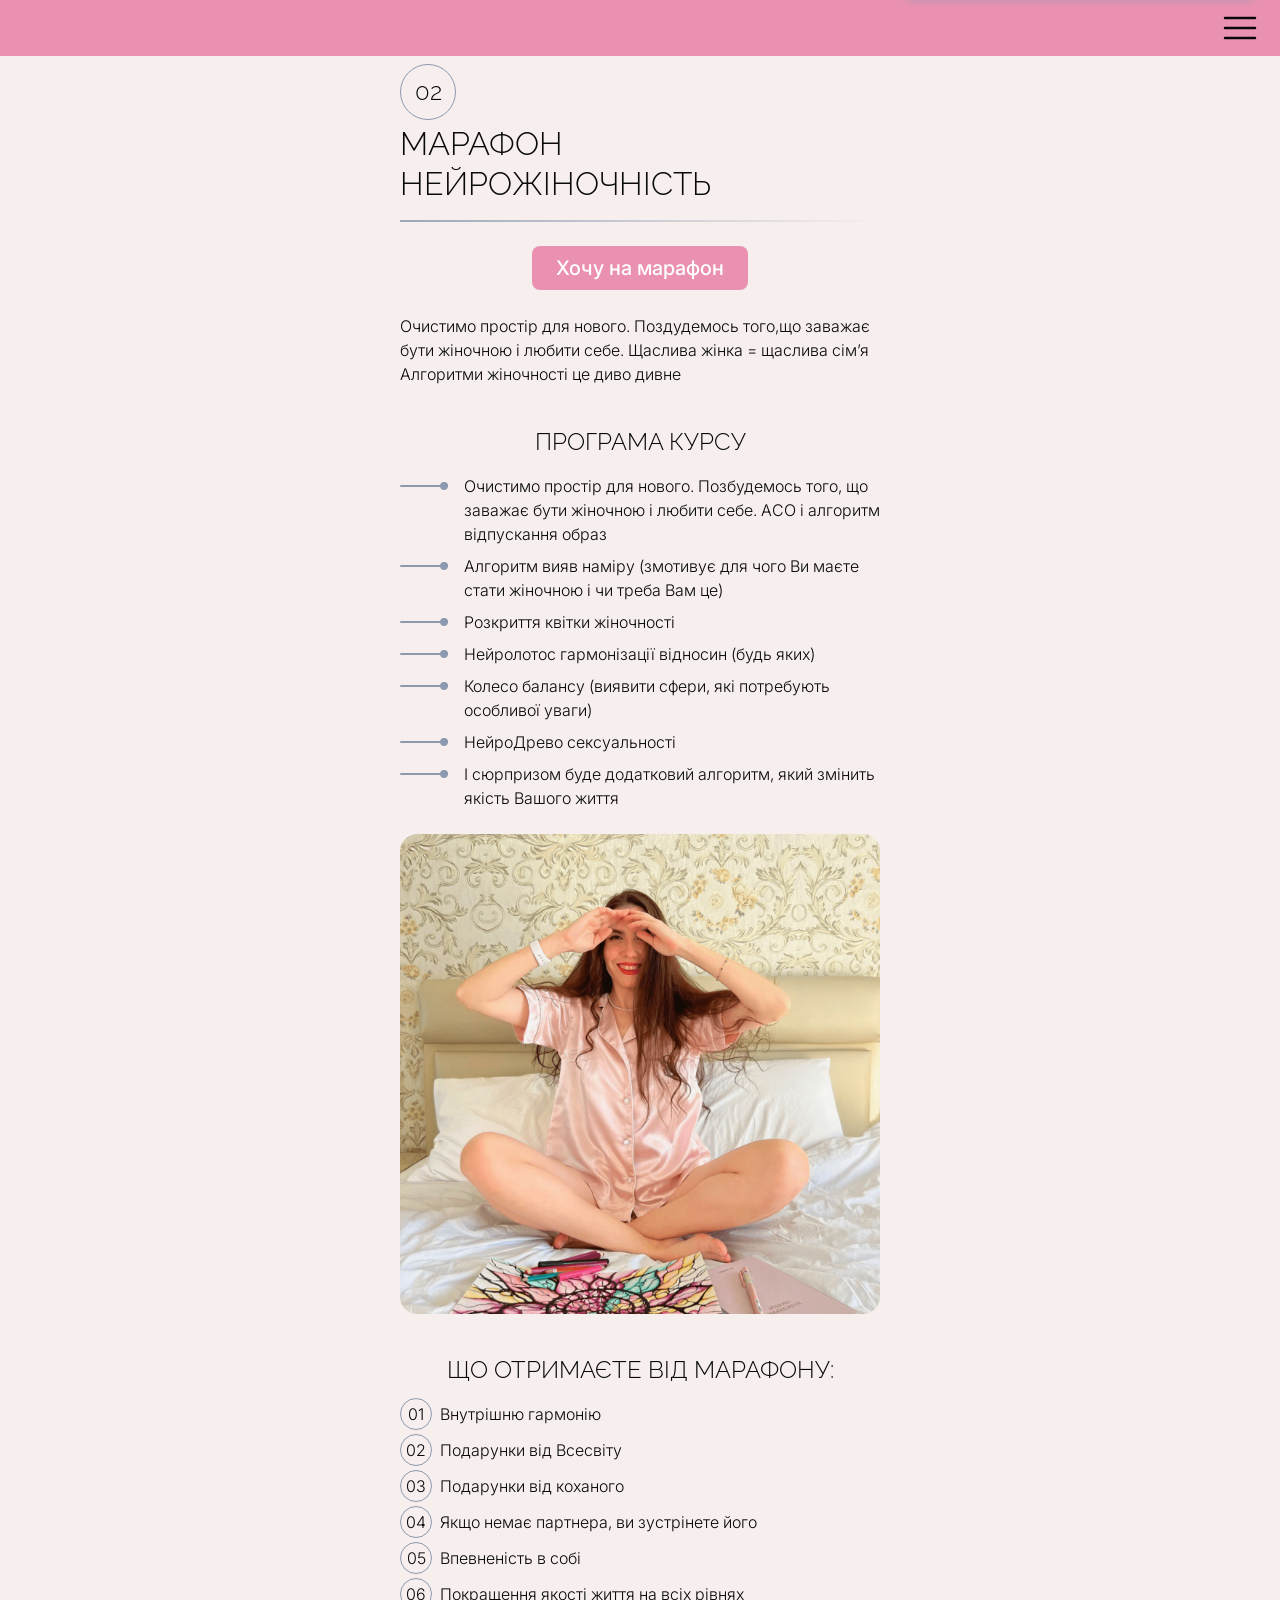
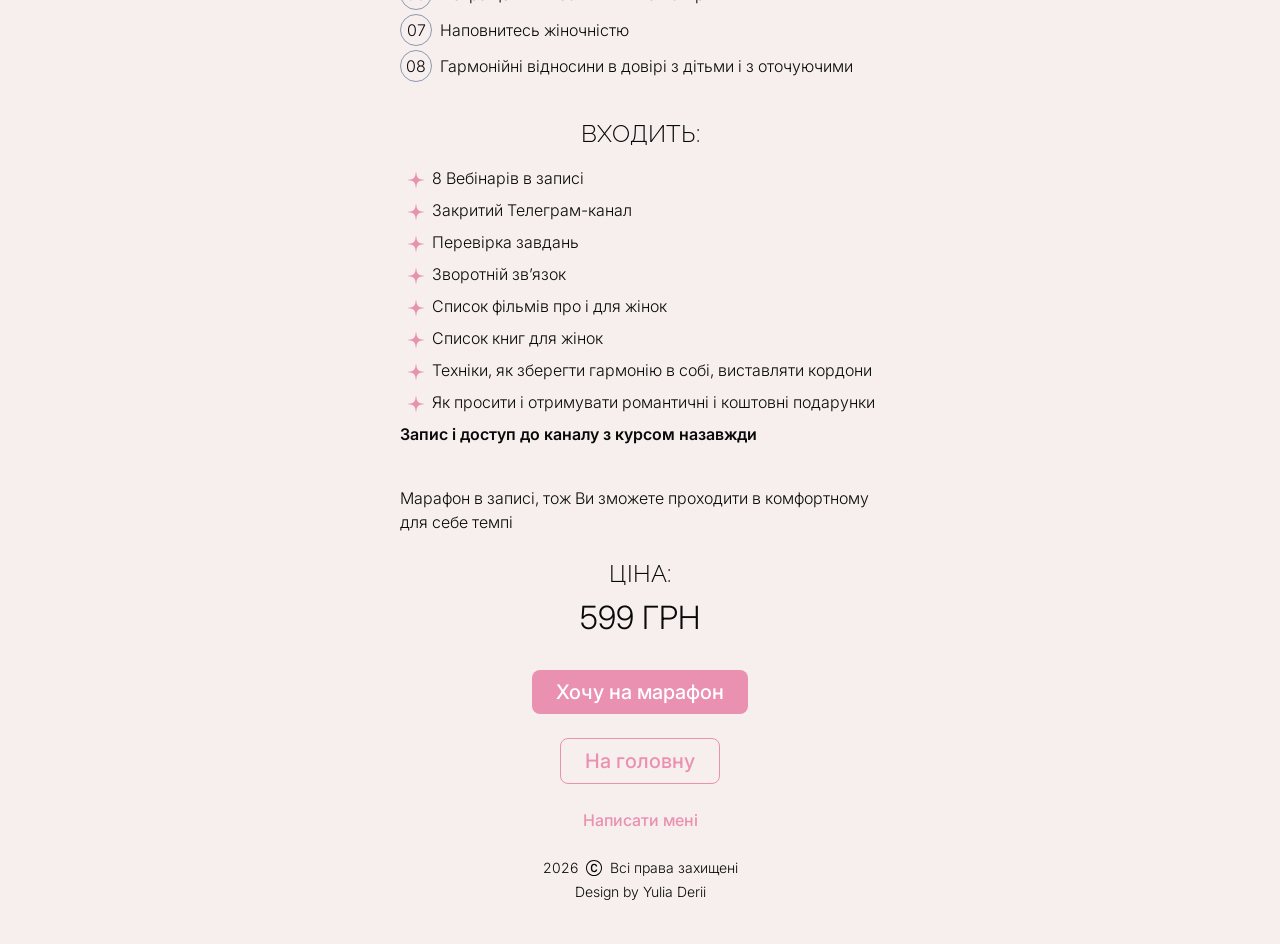
<file: neirozhinochnist.html>
<!doctype html><html lang="uk"><head><meta charset="UTF-8"/><meta name="viewport" content="width=device-width,initial-scale=1"/><meta name="description" content="Сертифікований спеціаліст Нейрофрафіки, провідник у світ, де виконуються
        бажання. Спеціаліст роботи з Метафорично Асоціативними картами."/><title>Марафон Нейрожіночність</title><link href="css/neirozhinochnist.css" rel="stylesheet"></head><body><div class="menu_overlay"></div><header><div class="menu_wrapper"><button class="menu_button" aria-label="Меню"><svg xmlns="http://www.w3.org/2000/svg" width="40" height="40" viewBox="0 0 40 40" fill="none"><path d="M5 10H35M5 20H35M5 30H35" stroke="#090909" stroke-width="2.5" stroke-linecap="round" stroke-linejoin="round"/></svg></button><ul class="menu_list"><li class="menu_item"><a href="/" class="menu_link">Головна</a></li><li class="menu_item"><a href="/neirohroshi.html" class="menu_link">Марафон Нейрогроші</a></li><li class="menu_item active"><a href="/neirozhinochnist.html" class="menu_link">Марафон Нейроніжність</a></li><li class="menu_item"><a href="/telehram-kanal.html" class="menu_link">Безкоштовний телеграм канал</a></li><li class="menu_item"><a href="/vidnovlennya-enerhiyi.html" class="menu_link">Інтенсив - відновлення енергії</a></li><li class="menu_item"><a href="/kvitka-zhinochnosti.html" class="menu_link">Марафон Квітка ніжності</a></li><li class="menu_item"><a href="/osobysti-sesii.html" class="menu_link">Особисті сесії</a></li></ul></div></header><article class="container"><div class="number">02</div><h1 class="medium-title">Марафон Нейрожіночність</h1><div class="divider"></div><a href="/rekvizyty.html" class="button button-centered">Хочу на марафон</a><p>Очистимо простір для нового. Поздудемось того,що заважає бути жіночною і любити себе. Щаслива жінка = щаслива сім’я Алгоритми жіночності це диво дивне</p><h2 class="small-title title-centered">Програма курсу</h2><ul><li>Очистимо простір для нового. Позбудемось того, що заважає бути жіночною і любити себе. АСО і алгоритм відпускання образ</li><li>Алгоритм вияв наміру (змотивує для чого Ви маєте стати жіночною і чи треба Вам це)</li><li>Розкриття квітки жіночності</li><li>Нейролотос гармонізації відносин (будь яких)</li><li>Колесо балансу (виявити сфери, які потребують особливої уваги)</li><li>НейроДрево сексуальності</li><li>І сюрпризом буде додатковий алгоритм, який змінить якість Вашого життя</li></ul><img class="image" src="images/neirozhinochnist-1.png" width="440" height="440" loading="lazy" alt="neirozhinochnist-1.png"/><h2 class="small-title title-centered">Що отримаєте від марафону:</h2><ol><li>Внутрішню гармонію</li><li>Подарунки від Всесвіту</li><li>Подарунки від коханого</li><li>Якщо немає партнера, ви зустрінете його</li><li>Впевненість в собі</li><li>Покращення якості життя на всіх рівнях</li><li>Наповнитесь жіночністю</li><li>Гармонійні відносини в довірі з дітьми і з оточуючими</li></ol><h2 class="small-title title-centered">Входить:</h2><ul class="colored"><li>8 Вебінарів в записі</li><li>Закритий Телеграм-канал</li><li>Перевірка завдань</li><li>Зворотній звʼязок</li><li>Список фільмів про і для жінок</li><li>Список книг для жінок</li><li>Техніки, як зберегти гармонію в собі, виставляти кордони</li><li>Як просити і отримувати романтичні і коштовні подарунки</li></ul><p class="bold">Запис і доступ до каналу з курсом назавжди</p><p>Марафон в записі, тож Ви зможете проходити в комфортному для себе темпі</p><h2 class="small-title price_title title-centered">Ціна:</h2><p class="medium-title price_value title-centered">599 грн</p><a href="/rekvizyty.html" class="button button-centered">Хочу на марафон</a> <a href="/" class="secondary-button button-centered">На головну</a> <a href="https://instagram.com/satisfaction_on_dreams?igshid=MzMyNGUyNmU2YQ==" class="link button-centered">Написати мені</a></article><footer><p class="copyrights"><span id="current-year"></span> <svg class="copyrights_icon" xmlns="http://www.w3.org/2000/svg" width="16" height="16" viewBox="0 0 16 16" fill="none"><g clip-path="url(#clip0_397_143)"><path d="M1 8C1 9.85652 1.7375 11.637 3.05025 12.9497C4.36301 14.2625 6.14348 15 8 15C9.85652 15 11.637 14.2625 12.9497 12.9497C14.2625 11.637 15 9.85652 15 8C15 6.14348 14.2625 4.36301 12.9497 3.05025C11.637 1.7375 9.85652 1 8 1C6.14348 1 4.36301 1.7375 3.05025 3.05025C1.7375 4.36301 1 6.14348 1 8ZM16 8C16 10.1217 15.1571 12.1566 13.6569 13.6569C12.1566 15.1571 10.1217 16 8 16C5.87827 16 3.84344 15.1571 2.34315 13.6569C0.842855 12.1566 0 10.1217 0 8C0 5.87827 0.842855 3.84344 2.34315 2.34315C3.84344 0.842855 5.87827 0 8 0C10.1217 0 12.1566 0.842855 13.6569 2.34315C15.1571 3.84344 16 5.87827 16 8ZM8.146 4.992C6.934 4.992 6.219 5.912 6.219 7.494V8.554C6.219 10.125 6.922 11.016 8.146 11.016C9.125 11.016 9.787 10.43 9.875 9.598H11.17V9.691C11.07 11.139 9.816 12.158 8.14 12.158C6.049 12.158 4.871 10.822 4.871 8.555V7.482C4.871 5.221 6.072 3.844 8.141 3.844C9.822 3.844 11.076 4.898 11.17 6.416V6.504H9.875C9.787 5.625 9.107 4.992 8.146 4.992Z" fill="#030305"/></g><defs><clipPath id="clip0_397_143"><rect width="16" height="16" fill="white"/></clipPath></defs></svg> Всі права захищені</p><p class="copyrights">Design by Yulia Derii</p></footer><script src="js/neirozhinochnist.js"></script></body></html>
</file>
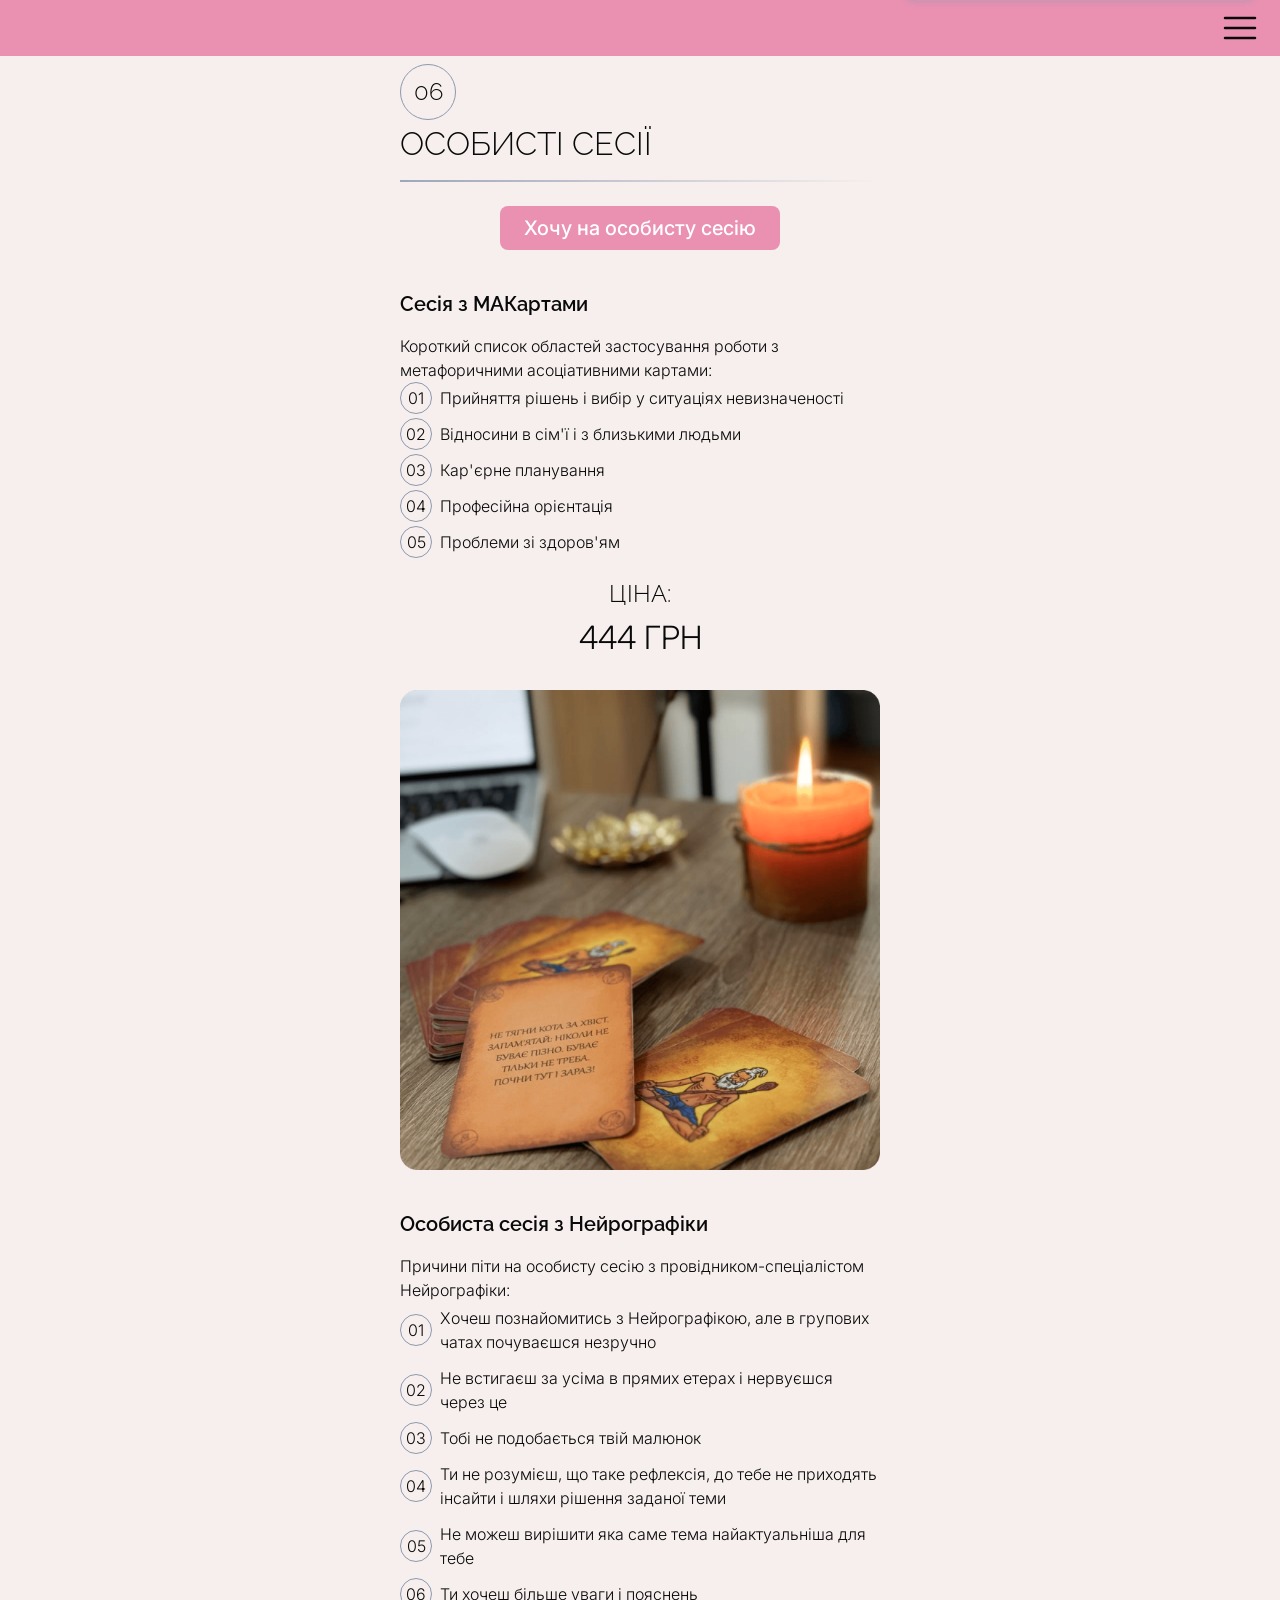
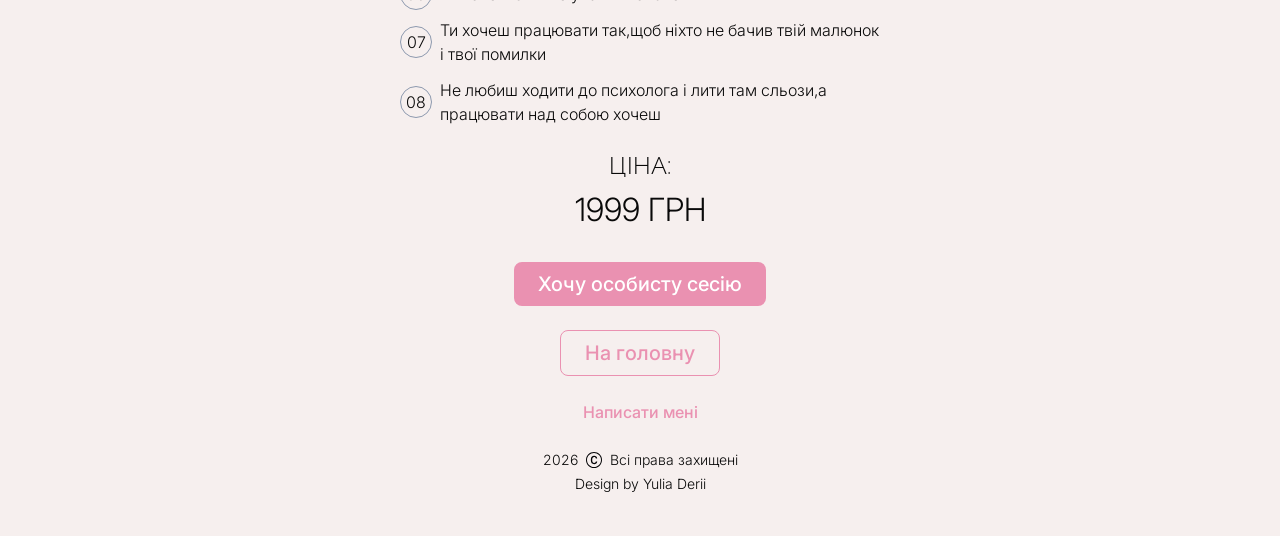
<file: osobysti-sesii.html>
<!doctype html><html lang="uk"><head><meta charset="UTF-8"/><meta name="viewport" content="width=device-width,initial-scale=1"/><meta name="description" content="Сертифікований спеціаліст Нейрофрафіки, провідник у світ, де виконуються
        бажання. Спеціаліст роботи з Метафорично Асоціативними картами."/><title>Особисті сесії</title><link href="css/osobysti-sesii.css" rel="stylesheet"></head><body><div class="menu_overlay"></div><header><div class="menu_wrapper"><button class="menu_button" aria-label="Меню"><svg xmlns="http://www.w3.org/2000/svg" width="40" height="40" viewBox="0 0 40 40" fill="none"><path d="M5 10H35M5 20H35M5 30H35" stroke="#090909" stroke-width="2.5" stroke-linecap="round" stroke-linejoin="round"/></svg></button><ul class="menu_list"><li class="menu_item"><a href="/" class="menu_link">Головна</a></li><li class="menu_item"><a href="/neirohroshi.html" class="menu_link">Марафон Нейрогроші</a></li><li class="menu_item"><a href="/neirozhinochnist.html" class="menu_link">Марафон Нейроніжність</a></li><li class="menu_item"><a href="/telehram-kanal.html" class="menu_link">Безкоштовний телеграм канал</a></li><li class="menu_item"><a href="/vidnovlennya-enerhiyi.html" class="menu_link">Інтенсив - відновлення енергії</a></li><li class="menu_item"><a href="/kvitka-zhinochnosti.html" class="menu_link">Марафон Квітка ніжності</a></li><li class="menu_item active"><a href="/osobysti-sesii.html" class="menu_link">Особисті сесії</a></li></ul></div></header><article class="container"><div class="number">06</div><h1 class="medium-title">Особисті сесії</h1><div class="divider"></div><a href="/rekvizyty.html" class="button button-centered">Хочу на особисту сесію</a><h3 class="semi-title small-title">Сесія з МАКартами</h3><p class="list-description no-top-indent">Короткий список областей застосування роботи з метафоричними асоціативними картами:</p><ol class="bottom-indent"><li>Прийняття рішень і вибір у ситуаціях невизначеності</li><li>Відносини в сім'ї і з близькими людьми</li><li>Кар'єрне планування</li><li>Професійна орієнтація</li><li>Проблеми зі здоров'ям</li></ol><h2 class="small-title price_title title-centered">Ціна:</h2><p class="medium-title price_value title-centered">444 грн</p><img class="image" src="images/osobysti-sesii-1.png" width="440" height="440" loading="lazy" alt="osobysti-sesii-1.png"/><h3 class="semi-title small-title">Особиста сесія з Нейрографіки</h3><p class="list-description no-top-indent">Причини піти на особисту сесію з провідником-спеціалістом Нейрографіки:</p><ol class="bottom-indent"><li>Хочеш познайомитись з Нейрографікою, але в групових чатах почуваєшся незручно</li><li>Не встигаєш за усіма в прямих етерах і нервуєшся через це</li><li>Тобі не подобається твій малюнок</li><li>Ти не розумієш, що таке рефлексія, до тебе не приходять інсайти і шляхи рішення заданої теми</li><li>Не можеш вирішити яка саме тема найактуальніша для тебе</li><li>Ти хочеш більше уваги і пояснень</li><li>Ти хочеш працювати так,щоб ніхто не бачив твій малюнок і твої помилки</li><li>Не любиш ходити до психолога і лити там сльози,а працювати над собою хочеш</li></ol><h2 class="small-title price_title title-centered">Ціна:</h2><p class="medium-title price_value title-centered">1999 грн</p><a href="/rekvizyty.html" class="button button-centered">Хочу особисту сесію</a> <a href="/" class="secondary-button button-centered">На головну</a> <a href="https://instagram.com/satisfaction_on_dreams?igshid=MzMyNGUyNmU2YQ==" target="_blank" class="link button-centered">Написати мені</a></article><footer><p class="copyrights"><span id="current-year"></span> <svg class="copyrights_icon" xmlns="http://www.w3.org/2000/svg" width="16" height="16" viewBox="0 0 16 16" fill="none"><g clip-path="url(#clip0_397_143)"><path d="M1 8C1 9.85652 1.7375 11.637 3.05025 12.9497C4.36301 14.2625 6.14348 15 8 15C9.85652 15 11.637 14.2625 12.9497 12.9497C14.2625 11.637 15 9.85652 15 8C15 6.14348 14.2625 4.36301 12.9497 3.05025C11.637 1.7375 9.85652 1 8 1C6.14348 1 4.36301 1.7375 3.05025 3.05025C1.7375 4.36301 1 6.14348 1 8ZM16 8C16 10.1217 15.1571 12.1566 13.6569 13.6569C12.1566 15.1571 10.1217 16 8 16C5.87827 16 3.84344 15.1571 2.34315 13.6569C0.842855 12.1566 0 10.1217 0 8C0 5.87827 0.842855 3.84344 2.34315 2.34315C3.84344 0.842855 5.87827 0 8 0C10.1217 0 12.1566 0.842855 13.6569 2.34315C15.1571 3.84344 16 5.87827 16 8ZM8.146 4.992C6.934 4.992 6.219 5.912 6.219 7.494V8.554C6.219 10.125 6.922 11.016 8.146 11.016C9.125 11.016 9.787 10.43 9.875 9.598H11.17V9.691C11.07 11.139 9.816 12.158 8.14 12.158C6.049 12.158 4.871 10.822 4.871 8.555V7.482C4.871 5.221 6.072 3.844 8.141 3.844C9.822 3.844 11.076 4.898 11.17 6.416V6.504H9.875C9.787 5.625 9.107 4.992 8.146 4.992Z" fill="#030305"/></g><defs><clipPath id="clip0_397_143"><rect width="16" height="16" fill="white"/></clipPath></defs></svg> Всі права захищені</p><p class="copyrights">Design by Yulia Derii</p></footer><script src="js/osobysti-sesii.js"></script></body></html>
</file>
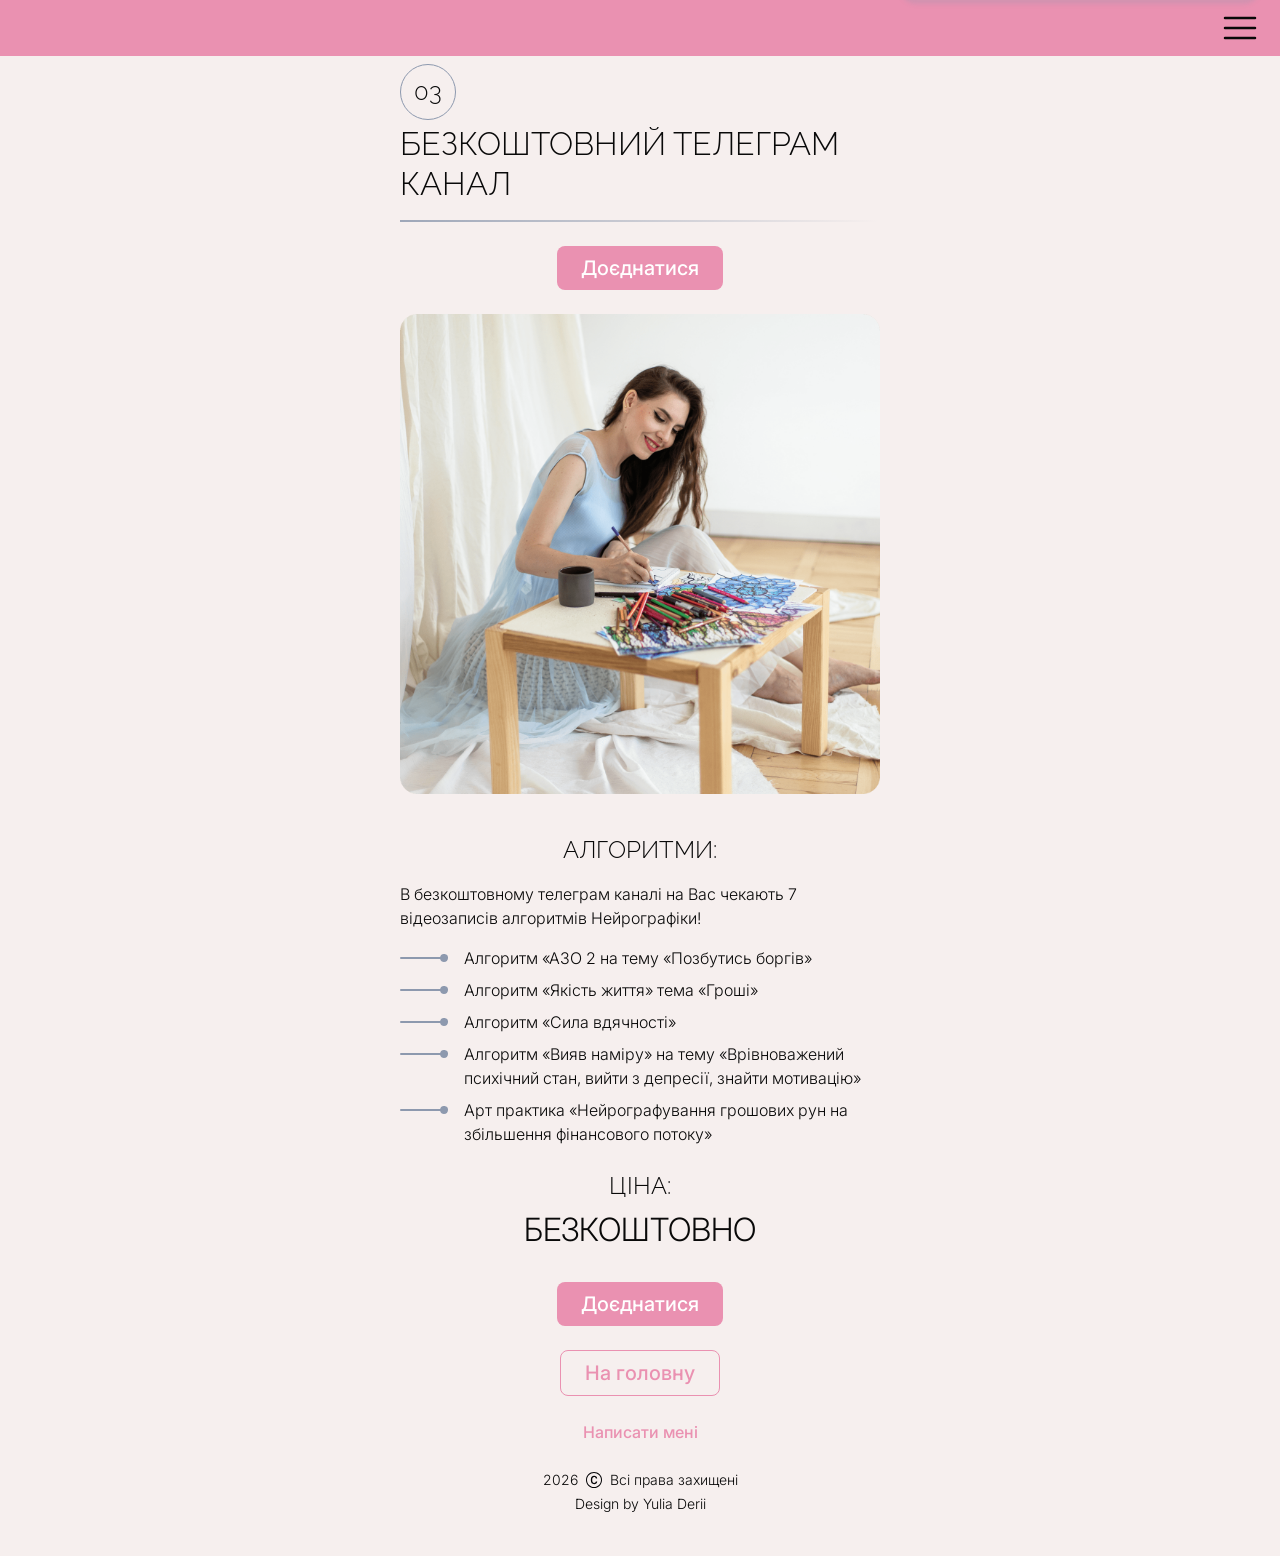
<file: telehram-kanal.html>
<!doctype html><html lang="uk"><head><meta charset="UTF-8"/><meta name="viewport" content="width=device-width,initial-scale=1"/><meta name="description" content="Сертифікований спеціаліст Нейрофрафіки, провідник у світ, де виконуються
        бажання. Спеціаліст роботи з Метафорично Асоціативними картами."/><title>Безкоштовний телеграм канал</title><link href="css/telehram-kanal.css" rel="stylesheet"></head><body><div class="menu_overlay"></div><header><div class="menu_wrapper"><button class="menu_button" aria-label="Меню"><svg xmlns="http://www.w3.org/2000/svg" width="40" height="40" viewBox="0 0 40 40" fill="none"><path d="M5 10H35M5 20H35M5 30H35" stroke="#090909" stroke-width="2.5" stroke-linecap="round" stroke-linejoin="round"/></svg></button><ul class="menu_list"><li class="menu_item"><a href="/" class="menu_link">Головна</a></li><li class="menu_item"><a href="/neirohroshi.html" class="menu_link">Марафон Нейрогроші</a></li><li class="menu_item"><a href="/neirozhinochnist.html" class="menu_link">Марафон Нейроніжність</a></li><li class="menu_item active"><a href="/telehram-kanal.html" class="menu_link">Безкоштовний телеграм канал</a></li><li class="menu_item"><a href="/vidnovlennya-enerhiyi.html" class="menu_link">Інтенсив - відновлення енергії</a></li><li class="menu_item"><a href="/kvitka-zhinochnosti.html" class="menu_link">Марафон Квітка ніжності</a></li><li class="menu_item"><a href="/osobysti-sesii.html" class="menu_link">Особисті сесії</a></li></ul></div></header><article class="container"><div class="number">03</div><h1 class="medium-title">Безкоштовний телеграм канал</h1><div class="divider"></div><a href="https://t.me/+FzW74CP8gYdkOWVi" target="_blank" class="button button-centered">Доєднатися</a> <img class="image" src="images/telehram-kanal-1.png" width="440" height="440" loading="lazy" alt="telehram-kanal-1.png"/><h2 class="small-title title-centered">Алгоритми:</h2><p class="small-indent">В безкоштовному телеграм каналі на Вас чекають 7 відеозаписів алгоритмів Нейрографіки!</p><ul><li>Алгоритм «АЗО 2 на тему «Позбутись боргів»</li><li>Алгоритм «Якість життя» тема «Гроші»</li><li>Алгоритм «Сила вдячності»</li><li>Алгоритм «Вияв наміру» на тему «Врівноважений психічний стан, вийти з депресії, знайти мотивацію»</li><li>Арт практика «Нейрографування грошових рун на збільшення фінансового потоку»</li></ul><h2 class="small-title price_title title-centered">Ціна:</h2><p class="medium-title price_value title-centered">Безкоштовно</p><a href="https://t.me/+FzW74CP8gYdkOWVi" target="_blank" class="button button-centered">Доєднатися</a> <a href="/" class="secondary-button button-centered">На головну</a> <a href="https://instagram.com/satisfaction_on_dreams?igshid=MzMyNGUyNmU2YQ==" class="link button-centered">Написати мені</a></article><footer><p class="copyrights"><span id="current-year"></span> <svg class="copyrights_icon" xmlns="http://www.w3.org/2000/svg" width="16" height="16" viewBox="0 0 16 16" fill="none"><g clip-path="url(#clip0_397_143)"><path d="M1 8C1 9.85652 1.7375 11.637 3.05025 12.9497C4.36301 14.2625 6.14348 15 8 15C9.85652 15 11.637 14.2625 12.9497 12.9497C14.2625 11.637 15 9.85652 15 8C15 6.14348 14.2625 4.36301 12.9497 3.05025C11.637 1.7375 9.85652 1 8 1C6.14348 1 4.36301 1.7375 3.05025 3.05025C1.7375 4.36301 1 6.14348 1 8ZM16 8C16 10.1217 15.1571 12.1566 13.6569 13.6569C12.1566 15.1571 10.1217 16 8 16C5.87827 16 3.84344 15.1571 2.34315 13.6569C0.842855 12.1566 0 10.1217 0 8C0 5.87827 0.842855 3.84344 2.34315 2.34315C3.84344 0.842855 5.87827 0 8 0C10.1217 0 12.1566 0.842855 13.6569 2.34315C15.1571 3.84344 16 5.87827 16 8ZM8.146 4.992C6.934 4.992 6.219 5.912 6.219 7.494V8.554C6.219 10.125 6.922 11.016 8.146 11.016C9.125 11.016 9.787 10.43 9.875 9.598H11.17V9.691C11.07 11.139 9.816 12.158 8.14 12.158C6.049 12.158 4.871 10.822 4.871 8.555V7.482C4.871 5.221 6.072 3.844 8.141 3.844C9.822 3.844 11.076 4.898 11.17 6.416V6.504H9.875C9.787 5.625 9.107 4.992 8.146 4.992Z" fill="#030305"/></g><defs><clipPath id="clip0_397_143"><rect width="16" height="16" fill="white"/></clipPath></defs></svg> Всі права захищені</p><p class="copyrights">Design by Yulia Derii</p></footer><script src="js/telehram-kanal.js"></script></body></html>
</file>
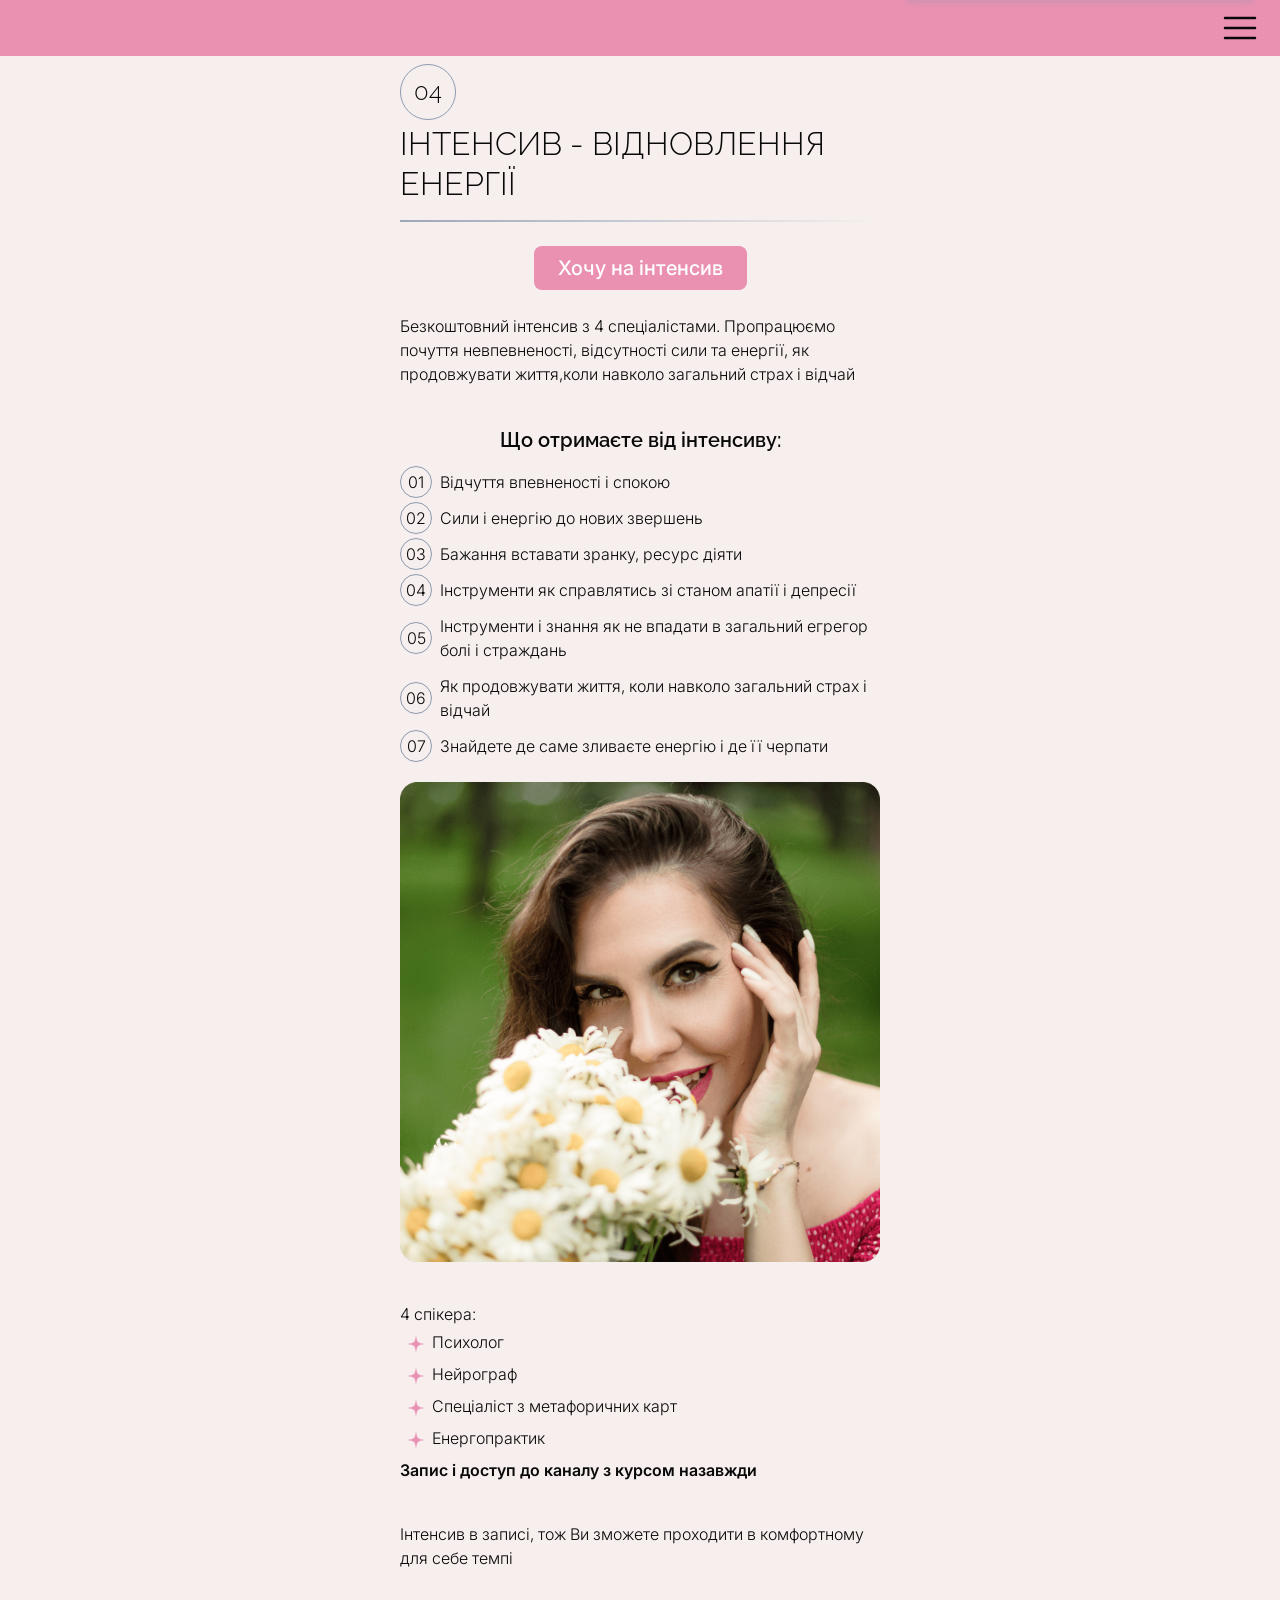
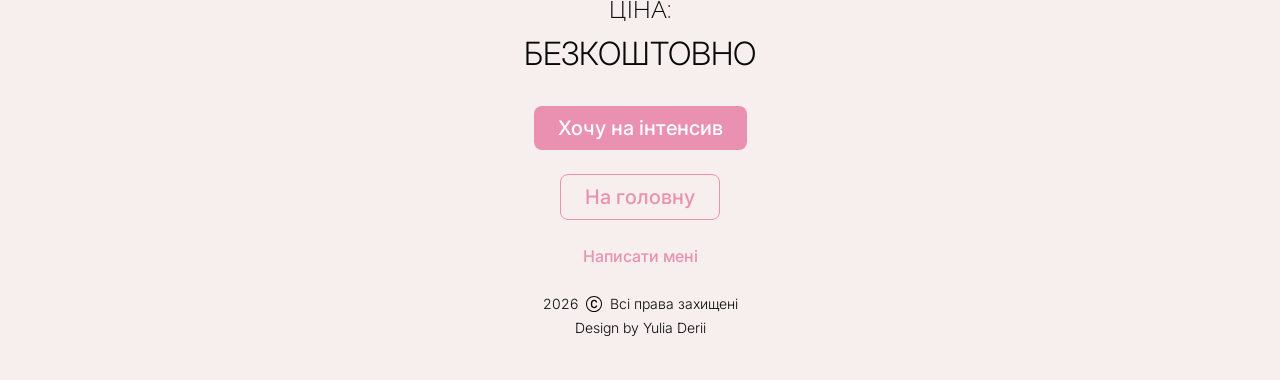
<file: vidnovlennya-enerhiyi.html>
<!doctype html>
<html lang="uk">

<head>
        <meta charset="UTF-8" />
        <meta name="viewport" content="width=device-width,initial-scale=1" />
        <meta name="description" content="Сертифікований спеціаліст Нейрофрафіки, провідник у світ, де виконуються
        бажання. Спеціаліст роботи з Метафорично Асоціативними картами." />
        <title>Інтенсив - відновлення енергії</title>
        <link href="css/vidnovlennya-enerhiyi.css" rel="stylesheet">
</head>

<body>
        <div class="menu_overlay"></div>
        <header>
                <div class="menu_wrapper"><button class="menu_button" aria-label="Меню"><svg
                                        xmlns="http://www.w3.org/2000/svg" width="40" height="40" viewBox="0 0 40 40"
                                        fill="none">
                                        <path d="M5 10H35M5 20H35M5 30H35" stroke="#090909" stroke-width="2.5"
                                                stroke-linecap="round" stroke-linejoin="round" />
                                </svg></button>
                        <ul class="menu_list">
                                <li class="menu_item"><a href="/" class="menu_link">Головна</a></li>
                                <li class="menu_item"><a href="/neirohroshi.html" class="menu_link">Марафон
                                                Нейрогроші</a></li>
                                <li class="menu_item"><a href="/neirozhinochnist.html" class="menu_link">Марафон
                                                Нейроніжність</a></li>
                                <li class="menu_item"><a href="/telehram-kanal.html" class="menu_link">Безкоштовний
                                                телеграм канал</a></li>
                                <li class="menu_item active"><a href="/vidnovlennya-enerhiyi.html"
                                                class="menu_link">Інтенсив - відновлення енергії</a></li>
                                <li class="menu_item"><a href="/kvitka-zhinochnosti.html" class="menu_link">Марафон
                                                Квітка ніжності</a></li>
                                <li class="menu_item"><a href="/osobysti-sesii.html" class="menu_link">Особисті
                                                сесії</a></li>
                        </ul>
                </div>
        </header>
        <article class="container">
                <div class="number">04</div>
                <h1 class="medium-title">Інтенсив - відновлення енергії</h1>
                <div class="divider"></div><a href="https://t.me/+JxiKK_uEzuFjYjU6" target="_blank"
                        class="button button-centered">Хочу на інтенсив</a>
                <p>Безкоштовний інтенсив з 4 спеціалістами. Пропрацюємо почуття невпевненості, відсутності сили та
                        енергії, як продовжувати життя,коли навколо загальний страх і відчай</p>
                <h3 class="semi-title small-title title-centered">Що отримаєте від інтенсиву:</h3>
                <ol class="bottom-indent">
                        <li>Відчуття впевненості і спокою</li>
                        <li>Сили і енергію до нових звершень</li>
                        <li>Бажання вставати зранку, ресурс діяти</li>
                        <li>Інструменти як справлятись зі станом апатії і депресії</li>
                        <li>Інструменти і знання як не впадати в загальний егрегор болі і страждань</li>
                        <li>Як продовжувати життя, коли навколо загальний страх і відчай</li>
                        <li>Знайдете де саме зливаєте енергію і де її черпати</li>
                </ol><img class="image" src="images/vidnovlennya-enerhiyi-1.png" width="440" height="440" loading="lazy"
                        alt="/vidnovlennya-enerhiyi-1.png" />
                <p class="list-description">4 спікера:</p>
                <ul class="colored">
                        <li>Психолог</li>
                        <li>Нейрограф</li>
                        <li>Спеціаліст з метафоричних карт</li>
                        <li>Енергопрактик</li>
                </ul>
                <p class="bold">Запис і доступ до каналу з курсом назавжди</p>
                <p>Інтенсив в записі, тож Ви зможете проходити в комфортному для себе темпі</p>
                <h2 class="small-title price_title title-centered">Ціна:</h2>
                <p class="medium-title price_value title-centered">Безкоштовно</p><a
                        href="https://t.me/+JxiKK_uEzuFjYjU6" target="_blank" class="button button-centered">Хочу на
                        інтенсив</a> <a href="/" class="secondary-button button-centered">На головну</a> <a
                        href="https://instagram.com/satisfaction_on_dreams?igshid=MzMyNGUyNmU2YQ=="
                        class="link button-centered">Написати мені</a>
        </article>
        <footer>
                <p class="copyrights"><span id="current-year"></span> <svg class="copyrights_icon"
                                xmlns="http://www.w3.org/2000/svg" width="16" height="16" viewBox="0 0 16 16"
                                fill="none">
                                <g clip-path="url(#clip0_397_143)">
                                        <path d="M1 8C1 9.85652 1.7375 11.637 3.05025 12.9497C4.36301 14.2625 6.14348 15 8 15C9.85652 15 11.637 14.2625 12.9497 12.9497C14.2625 11.637 15 9.85652 15 8C15 6.14348 14.2625 4.36301 12.9497 3.05025C11.637 1.7375 9.85652 1 8 1C6.14348 1 4.36301 1.7375 3.05025 3.05025C1.7375 4.36301 1 6.14348 1 8ZM16 8C16 10.1217 15.1571 12.1566 13.6569 13.6569C12.1566 15.1571 10.1217 16 8 16C5.87827 16 3.84344 15.1571 2.34315 13.6569C0.842855 12.1566 0 10.1217 0 8C0 5.87827 0.842855 3.84344 2.34315 2.34315C3.84344 0.842855 5.87827 0 8 0C10.1217 0 12.1566 0.842855 13.6569 2.34315C15.1571 3.84344 16 5.87827 16 8ZM8.146 4.992C6.934 4.992 6.219 5.912 6.219 7.494V8.554C6.219 10.125 6.922 11.016 8.146 11.016C9.125 11.016 9.787 10.43 9.875 9.598H11.17V9.691C11.07 11.139 9.816 12.158 8.14 12.158C6.049 12.158 4.871 10.822 4.871 8.555V7.482C4.871 5.221 6.072 3.844 8.141 3.844C9.822 3.844 11.076 4.898 11.17 6.416V6.504H9.875C9.787 5.625 9.107 4.992 8.146 4.992Z"
                                                fill="#030305" />
                                </g>
                                <defs>
                                        <clipPath id="clip0_397_143">
                                                <rect width="16" height="16" fill="white" />
                                        </clipPath>
                                </defs>
                        </svg> Всі права захищені</p>
                <p class="copyrights">Design by Yulia Derii</p>
        </footer>
        <script src="js/vidnovlennya-enerhiyi.js"></script>
</body>

</html>
</file>
<file: css/index.css>
@import url(https://fonts.googleapis.com/css2?family=Inter:wght@300;500&family=Raleway:wght@500&display=swap);* {
	outline: none
}

a,abbr,acronym,address,applet,article,aside,audio,b,big,blockquote,body,canvas,caption,center,cite,code,dd,del,details,dfn,div,dl,dt,em,embed,fieldset,figcaption,figure,footer,form,h1,h2,h3,h4,h5,h6,header,hgroup,html,i,iframe,img,ins,kbd,label,legend,li,mark,menu,nav,object,ol,output,p,pre,q,ruby,s,samp,section,small,span,strike,strong,sub,summary,sup,table,tbody,td,tfoot,th,thead,time,tr,tt,u,ul,var,video {
	border: 0;
	font-size: 100%;
	font: inherit;
	margin: 0;
	padding: 0;
	vertical-align: baseline
}

article,aside,details,figcaption,figure,footer,header,hgroup,menu,nav,section {
	display: block
}

body {
	line-height: 1
}

ol,ul {
	list-style: none
}

blockquote,q {
	quotes: none
}

blockquote:after,blockquote:before,q:after,q:before {
	content: "";
	content: none
}

table {
	border-collapse: collapse;
	border-spacing: 0
}

a {
	text-decoration: none
}

header {
	background-color: #ea91b1;
	height: 56px;
	margin-bottom: 8px;
	padding: 0 20px
}

body {
	background-color: #f6efee;
	color: #090909;
	font-family: Inter,sans-serif;
	font-size: 16px;
	font-weight: 300;
	line-height: 150%;
}

footer {
	padding-bottom: 40px
}

section {
	margin-bottom: 56px
}

h1:not(.medium-title),h2:not(.small-title) {
	margin-top: 8px
}

h1,h2,h3 {
	font-family: Raleway,sans-serif;
	text-transform: uppercase
}

h1:not(.medium-title) {
	font-size: 40px;
	line-height: 120%;
	margin-bottom: 8px
}

@media (max-width: 355px) {
	h1:not(.medium-title) {
		 font-size:35px;
		 line-height: 125%
	}
}

.medium-title,h2:not(.small-title) {
	font-size: 32px;
	line-height: 125%;
	margin-bottom: 16px;
	text-transform: uppercase
}

.small-title,h3 {
	font-size: 24px;
	line-height: 133.333%;
	margin-bottom: 4px
}

h3.semi-title {
	font-family: Raleway,sans-serif;
	font-size: 20px;
	font-weight: 600;
	line-height: 140%;
	text-transform: none
}

.small-title {
	margin: 40px 0 16px
}

.title-centered {
	text-align: center
}

p {
	margin-bottom: 24px
}

p.bold {
	font-weight: 600;
	margin: -16px 0 40px
}

p.small-indent {
	margin-bottom: 16px
}

p.list-description {
	margin: 40px 0 4px
}

p.list-description.no-top-indent {
	margin-top: 0
}

ul {
	margin-bottom: 24px
}

ul.no-indent {
	margin-bottom: 8px
}

ul li {
	padding-left: 64px;
	position: relative
}

ul li:not(:last-child) {
	margin-bottom: 8px
}

ul li:before {
	content: url("data:image/svg+xml;charset=utf-8,%3Csvg xmlns='http://www.w3.org/2000/svg' width='48' height='24' fill='none'%3E%3Cpath fill='%238D99AE' fill-rule='evenodd' d='M44 16a4 4 0 1 0-3.874-5H1a1 1 0 1 0 0 2h39.126c.444 1.725 2.01 3 3.874 3Z' clip-rule='evenodd'/%3E%3C/svg%3E");
	left: 0;
	position: absolute;
	top: 0
}

ul.colored li {
	padding-left: 32px
}

ul.colored li:before {
	content: url("data:image/svg+xml;charset=utf-8,%3Csvg xmlns='http://www.w3.org/2000/svg' width='16' height='16' fill='none'%3E%3Cpath fill='%23EA91B1' d='M7.787.19c.03-.253.396-.253.426 0l.252 2.121a5.969 5.969 0 0 0 5.224 5.224l2.121.252c.253.03.253.396 0 .426l-2.121.252a5.969 5.969 0 0 0-5.224 5.224l-.252 2.121c-.03.253-.396.253-.426 0l-.252-2.121A5.969 5.969 0 0 0 2.31 8.465L.19 8.213c-.253-.03-.253-.396 0-.426l2.121-.252A5.969 5.969 0 0 0 7.535 2.31L7.787.19Z'/%3E%3C/svg%3E");
	height: 16px;
	left: 8px;
	top: 50%;
	transform: translateY(-50%)
}

ol {
	counter-reset: item
}

ol.bottom-indent {
	margin-bottom: 24px
}

ol li {
	padding-left: 40px;
	position: relative
}

ol li:not(:last-child) {
	margin-bottom: 12px
}

ol li:before {
	align-items: center;
	border: 1px solid #8d99ae;
	border-radius: 100%;
	box-sizing: border-box;
	content: "0" counter(item);
	counter-increment: item;
	display: flex;
	height: 32px;
	justify-content: center;
	left: 0;
	position: absolute;
	top: 50%;
	transform: translateY(-50%);
	width: 32px
}

.container {
	margin: 0 auto;
	max-width: 480px;
	padding: 0 20px
}

.image {
	display: block;
	height: auto;
	object-fit: contain;
	width: 100%
}

.button,.secondary-button {
	border-radius: 8px;
	display: block;
	font-size: 20px;
	font-weight: 500;
	line-height: 140%;
	padding: 8px 24px;
	text-align: center;
	width: fit-content
}

@media (max-width: 360px) {
	.button,.secondary-button {
		 font-size:18px;
		 padding-left: 10px;
		 padding-right: 10px
	}
}

.button {
	background-color: #ea91b1;
	color: #fff
}

.secondary-button {
	border: 1px solid #ea91b1;
	box-sizing: border-box;
	color: #ea91b1
}

.button-centered {
	margin: 0 auto 24px
}

.link {
	color: #ea91b1;
	display: block;
	font-weight: 500;
	width: fit-content
}

.number {
	align-items: center;
	border: 1px solid #8d99ae;
	border-radius: 100%;
	box-sizing: border-box;
	display: flex;
	font-family: Raleway,sans-serif;
	font-size: 24px;
	height: 56px;
	justify-content: center;
	line-height: 133.333%;
	margin-bottom: 4px;
	width: 56px
}

.divider {
	background: linear-gradient(90deg,#8d99ae -18.94%,#f6efee 99.55%);
	height: 2px;
	margin-bottom: 24px
}

.price_title {
	margin: 0 0 8px
}

.price_value {
	margin-bottom: 32px
}

.copyrights {
	align-items: center;
	display: flex;
	font-size: 14px;
	justify-content: center;
	line-height: 171.429%;
	margin-bottom: 0;
	text-align: center
}

.copyrights_icon {
	margin: 0 8px
}

.menu_overlay {
	background: #8d99ae;
	height: 100%;
	left: 0;
	opacity: 0;
	pointer-events: none;
	position: fixed;
	top: 0;
	transition: opacity .4s ease;
	width: 100%;
	z-index: 1
}

.menu_overlay.active {
	opacity: .9;
	pointer-events: auto
}

.menu_wrapper {
	height: 100%;
	position: relative
}

.menu_button,.menu_wrapper {
	align-items: center;
	display: flex
}

.menu_button {
	background: none;
	border: none;
	height: 40px;
	justify-content: center;
	margin-left: auto;
	padding: 0;
	width: 40px
}

.menu_list {
	background-color: #f6efee;
	border-radius: 16px;
	bottom: 100%;
	box-shadow: 0 4px 4px 0 rgba(141,153,174,.25);
	box-sizing: border-box;
	margin-bottom: 0;
	max-width: 360px;
	padding: 16px;
	position: absolute;
	right: 0;
	transition: bottom .4s ease;
	width: 100%;
	z-index: 1
}

.menu_item {
	padding: 0
}

.menu_item:not(:last-child) {
	margin-bottom: 24px
}

.menu_item:before {
	display: none
}

.menu_item.active:after {
	background: linear-gradient(90deg,#8d99ae -18.94%,#f6efee 99.55%);
	content: "";
	display: block;
	height: 2px;
	width: 100%
}

.menu_link {
	color: #090909;
	font-family: Raleway,sans-serif;
	font-size: 20px;
	font-weight: 600;
	line-height: 140%
}

.about-me-photo-wrapper {
	display: flex;
	margin-bottom: 29px
}

@media (max-width: 469px) {
	.about-me-photo-wrapper {
		 margin-bottom:72px
	}
}

.about-me-photo {
	flex-shrink: 0;
	height: fit-content
}

.about-me-photo:first-child {
	width: 47%
}

.about-me-photo:last-child {
	position: relative;
	right: 8%;
	top: 64px;
	width: 62%
}

#neurographics-slider {
	margin: 0 -20px;
	padding: 0 20px
}

#neurographics-slider .swiper-slide {
	height: 200px
}

.neurographics-slider-image {
	border-radius: 16px;
	height: 100%;
	object-fit: cover;
	object-position: center;
	width: 100%
}

.marathon {
	border: 1px solid #8d99ae;
	border-radius: 16px;
	margin-bottom: 40px;
	padding: 16px 8px 0
}

.marathon_description {
	margin: 16px 0 40px
}

.marathon_actions {
	align-items: center;
	display: flex;
	flex-wrap: wrap;
	justify-content: center
}

.marathon_actions .button,.marathon_actions .secondary-button {
	margin: 0 8px 16px
}

.marathon .divider {
	margin-bottom: 0
}

.review {
	border: 1px solid #8d99ae;
	border-radius: 16px;
	padding: 16px 8px
}

.review_author {
	font-family: Raleway,sans-serifs;
	font-size: 24px;
	line-height: 133.333%;
	margin-bottom: 16px;
	text-align: center;
	text-transform: uppercase
}

.review_icon {
	display: block;
	margin: 0 auto 16px
}

.contact-links-wrapper {
	display: flex;
	justify-content: space-around;
	margin-bottom: 32px
}

.contact-images-wrapper {
	align-items: center;
	display: flex;
	justify-content: center;
	margin: 0 -10px -20px
}

.contact-image-wrapper {
	margin: 0 10px 20px;
	width: 220px
}

.contact-image {
	height: 100%;
	object-fit: contain;
	width: 100%
}

.swiper-pagination {
	align-items: center;
	bottom: 16px!important;
	display: flex;
	justify-content: center;
	overflow: visible!important
}

.swiper-pagination-bullet {
	background: none!important;
	border: 1px solid #090909!important;
	border-radius: 100%!important;
	box-sizing: border-box!important;
	height: 8px!important;
	opacity: 1!important;
	transform: scale(1)!important;
	width: 8px!important
}

.swiper-pagination-bullet-active {
	background-color: #8d99ae!important;
	height: 16px!important;
	width: 16px!important
}

.swiper-pagination-bullet-active-next,.swiper-pagination-bullet-active-prev {
	height: 12px!important;
	width: 12px!important
}

@font-face {
	font-family: swiper-icons;
	font-style: normal;
	font-weight: 400;
	src: url("data:application/font-woff;charset=utf-8;base64, [base64]//wADZ2x5ZgAAAywAAADMAAAD2MHtryVoZWFkAAABbAAAADAAAAA2E2+eoWhoZWEAAAGcAAAAHwAAACQC9gDzaG10eAAAAigAAAAZAAAArgJkABFsb2NhAAAC0AAAAFoAAABaFQAUGG1heHAAAAG8AAAAHwAAACAAcABAbmFtZQAAA/gAAAE5AAACXvFdBwlwb3N0AAAFNAAAAGIAAACE5s74hXjaY2BkYGAAYpf5Hu/j+W2+MnAzMYDAzaX6QjD6/4//Bxj5GA8AuRwMYGkAPywL13jaY2BkYGA88P8Agx4j+/8fQDYfA1AEBWgDAIB2BOoAeNpjYGRgYNBh4GdgYgABEMnIABJzYNADCQAACWgAsQB42mNgYfzCOIGBlYGB0YcxjYGBwR1Kf2WQZGhhYGBiYGVmgAFGBiQQkOaawtDAoMBQxXjg/wEGPcYDDA4wNUA2CCgwsAAAO4EL6gAAeNpj2M0gyAACqxgGNWBkZ2D4/wMA+xkDdgAAAHjaY2BgYGaAYBkGRgYQiAHyGMF8FgYHIM3DwMHABGQrMOgyWDLEM1T9/w8UBfEMgLzE////P/5//f/V/xv+r4eaAAeMbAxwIUYmIMHEgKYAYjUcsDAwsLKxc3BycfPw8jEQA/[base64]/uznmfPFBNODM2K7MTQ45YEAZqGP81AmGGcF3iPqOop0r1SPTaTbVkfUe4HXj97wYE+yNwWYxwWu4v1ugWHgo3S1XdZEVqWM7ET0cfnLGxWfkgR42o2PvWrDMBSFj/IHLaF0zKjRgdiVMwScNRAoWUoH78Y2icB/yIY09An6AH2Bdu/UB+yxopYshQiEvnvu0dURgDt8QeC8PDw7Fpji3fEA4z/PEJ6YOB5hKh4dj3EvXhxPqH/SKUY3rJ7srZ4FZnh1PMAtPhwP6fl2PMJMPDgeQ4rY8YT6Gzao0eAEA409DuggmTnFnOcSCiEiLMgxCiTI6Cq5DZUd3Qmp10vO0LaLTd2cjN4fOumlc7lUYbSQcZFkutRG7g6JKZKy0RmdLY680CDnEJ+UMkpFFe1RN7nxdVpXrC4aTtnaurOnYercZg2YVmLN/d/gczfEimrE/fs/bOuq29Zmn8tloORaXgZgGa78yO9/cnXm2BpaGvq25Dv9S4E9+5SIc9PqupJKhYFSSl47+Qcr1mYNAAAAeNptw0cKwkAAAMDZJA8Q7OUJvkLsPfZ6zFVERPy8qHh2YER+3i/BP83vIBLLySsoKimrqKqpa2hp6+jq6RsYGhmbmJqZSy0sraxtbO3sHRydnEMU4uR6yx7JJXveP7WrDycAAAAAAAH//wACeNpjYGRgYOABYhkgZgJCZgZNBkYGLQZtIJsFLMYAAAw3ALgAeNolizEKgDAQBCchRbC2sFER0YD6qVQiBCv/H9ezGI6Z5XBAw8CBK/m5iQQVauVbXLnOrMZv2oLdKFa8Pjuru2hJzGabmOSLzNMzvutpB3N42mNgZGBg4GKQYzBhYMxJLMlj4GBgAYow/P/PAJJhLM6sSoWKfWCAAwDAjgbRAAB42mNgYGBkAIIbCZo5IPrmUn0hGA0AO8EFTQAA")
}

:root {
	--swiper-theme-color: #007aff
}

:host {
	display: block;
	margin-left: auto;
	margin-right: auto;
	position: relative;
	z-index: 1
}

.swiper {
	display: block;
	list-style: none;
	margin-left: auto;
	margin-right: auto;
	overflow: hidden;
	padding: 0;
	position: relative;
	z-index: 1
}

.swiper-vertical>.swiper-wrapper {
	flex-direction: column
}

.swiper-wrapper {
	box-sizing: content-box;
	display: flex;
	height: 100%;
	position: relative;
	transition-property: transform;
	transition-timing-function: var(--swiper-wrapper-transition-timing-function,initial);
	width: 100%;
	z-index: 1
}

.swiper-android .swiper-slide,.swiper-ios .swiper-slide,.swiper-wrapper {
	transform: translateZ(0)
}

.swiper-horizontal {
	touch-action: pan-y
}

.swiper-vertical {
	touch-action: pan-x
}

.swiper-slide {
	display: block;
	flex-shrink: 0;
	height: 100%;
	position: relative;
	transition-property: transform;
	width: 100%
}

.swiper-slide-invisible-blank {
	visibility: hidden
}

.swiper-autoheight,.swiper-autoheight .swiper-slide {
	height: auto
}

.swiper-autoheight .swiper-wrapper {
	align-items: flex-start;
	transition-property: transform,height
}

.swiper-backface-hidden .swiper-slide {
	-webkit-backface-visibility: hidden;
	backface-visibility: hidden;
	transform: translateZ(0)
}

.swiper-3d.swiper-css-mode .swiper-wrapper {
	perspective: 1200px
}

.swiper-3d .swiper-wrapper {
	transform-style: preserve-3d
}

.swiper-3d {
	perspective: 1200px
}

.swiper-3d .swiper-cube-shadow,.swiper-3d .swiper-slide {
	transform-style: preserve-3d
}

.swiper-css-mode>.swiper-wrapper {
	-ms-overflow-style: none;
	overflow: auto;
	scrollbar-width: none
}

.swiper-css-mode>.swiper-wrapper::-webkit-scrollbar {
	display: none
}

.swiper-css-mode>.swiper-wrapper>.swiper-slide {
	scroll-snap-align: start start
}

.swiper-css-mode.swiper-horizontal>.swiper-wrapper {
	scroll-snap-type: x mandatory
}

.swiper-css-mode.swiper-vertical>.swiper-wrapper {
	scroll-snap-type: y mandatory
}

.swiper-css-mode.swiper-free-mode>.swiper-wrapper {
	scroll-snap-type: none
}

.swiper-css-mode.swiper-free-mode>.swiper-wrapper>.swiper-slide {
	scroll-snap-align: none
}

.swiper-css-mode.swiper-centered>.swiper-wrapper:before {
	content: "";
	flex-shrink: 0;
	order: 9999
}

.swiper-css-mode.swiper-centered>.swiper-wrapper>.swiper-slide {
	scroll-snap-align: center center;
	scroll-snap-stop:always}

.swiper-css-mode.swiper-centered.swiper-horizontal>.swiper-wrapper>.swiper-slide:first-child {
	margin-inline-start:var(--swiper-centered-offset-before)}

.swiper-css-mode.swiper-centered.swiper-horizontal>.swiper-wrapper: before {
	height:100%;
	min-height: 1px;
	width: var(--swiper-centered-offset-after)
}

.swiper-css-mode.swiper-centered.swiper-vertical>.swiper-wrapper>.swiper-slide:first-child {
	margin-block-start:var(--swiper-centered-offset-before)}

.swiper-css-mode.swiper-centered.swiper-vertical>.swiper-wrapper: before {
	height:var(--swiper-centered-offset-after);
	min-width: 1px;
	width: 100%
}

.swiper-3d .swiper-slide-shadow,.swiper-3d .swiper-slide-shadow-bottom,.swiper-3d .swiper-slide-shadow-left,.swiper-3d .swiper-slide-shadow-right,.swiper-3d .swiper-slide-shadow-top {
	height: 100%;
	left: 0;
	pointer-events: none;
	position: absolute;
	top: 0;
	width: 100%;
	z-index: 10
}

.swiper-3d .swiper-slide-shadow {
	background: rgba(0,0,0,.15)
}

.swiper-3d .swiper-slide-shadow-left {
	background-image: linear-gradient(270deg,rgba(0,0,0,.5),transparent)
}

.swiper-3d .swiper-slide-shadow-right {
	background-image: linear-gradient(90deg,rgba(0,0,0,.5),transparent)
}

.swiper-3d .swiper-slide-shadow-top {
	background-image: linear-gradient(0deg,rgba(0,0,0,.5),transparent)
}

.swiper-3d .swiper-slide-shadow-bottom {
	background-image: linear-gradient(180deg,rgba(0,0,0,.5),transparent)
}

.swiper-lazy-preloader {
	border: 4px solid var(--swiper-preloader-color,var(--swiper-theme-color));
	border-radius: 50%;
	border-top: 4px solid transparent;
	box-sizing: border-box;
	height: 42px;
	left: 50%;
	margin-left: -21px;
	margin-top: -21px;
	position: absolute;
	top: 50%;
	transform-origin: 50%;
	width: 42px;
	z-index: 10
}

.swiper-watch-progress .swiper-slide-visible .swiper-lazy-preloader,.swiper:not(.swiper-watch-progress) .swiper-lazy-preloader {
	animation: swiper-preloader-spin 1s linear infinite
}

.swiper-lazy-preloader-white {
	--swiper-preloader-color: #fff
}

.swiper-lazy-preloader-black {
	--swiper-preloader-color: #000
}

@keyframes swiper-preloader-spin {
	0% {
		 transform: rotate(0deg)
	}

	to {
		 transform: rotate(1turn)
	}
}

.swiper-pagination {
	position: absolute;
	text-align: center;
	transform: translateZ(0);
	transition: opacity .3s;
	z-index: 10
}

.swiper-pagination.swiper-pagination-hidden {
	opacity: 0
}

.swiper-pagination-disabled>.swiper-pagination,.swiper-pagination.swiper-pagination-disabled {
	display: none!important
}

.swiper-horizontal>.swiper-pagination-bullets,.swiper-pagination-bullets.swiper-pagination-horizontal,.swiper-pagination-custom,.swiper-pagination-fraction {
	bottom: var(--swiper-pagination-bottom,8px);
	left: 0;
	top: var(--swiper-pagination-top,auto);
	width: 100%
}

.swiper-pagination-bullets-dynamic {
	font-size: 0;
	overflow: hidden
}

.swiper-pagination-bullets-dynamic .swiper-pagination-bullet {
	position: relative;
	transform: scale(.33)
}

.swiper-pagination-bullets-dynamic .swiper-pagination-bullet-active,.swiper-pagination-bullets-dynamic .swiper-pagination-bullet-active-main {
	transform: scale(1)
}

.swiper-pagination-bullets-dynamic .swiper-pagination-bullet-active-prev {
	transform: scale(.66)
}

.swiper-pagination-bullets-dynamic .swiper-pagination-bullet-active-prev-prev {
	transform: scale(.33)
}

.swiper-pagination-bullets-dynamic .swiper-pagination-bullet-active-next {
	transform: scale(.66)
}

.swiper-pagination-bullets-dynamic .swiper-pagination-bullet-active-next-next {
	transform: scale(.33)
}

.swiper-pagination-bullet {
	background: var(--swiper-pagination-bullet-inactive-color,#000);
	border-radius: var(--swiper-pagination-bullet-border-radius,50%);
	display: inline-block;
	height: var(--swiper-pagination-bullet-height,var(--swiper-pagination-bullet-size,8px));
	opacity: var(--swiper-pagination-bullet-inactive-opacity,.2);
	width: var(--swiper-pagination-bullet-width,var(--swiper-pagination-bullet-size,8px))
}

button.swiper-pagination-bullet {
	-webkit-appearance: none;
	appearance: none;
	border: none;
	box-shadow: none;
	margin: 0;
	padding: 0
}

.swiper-pagination-clickable .swiper-pagination-bullet {
	cursor: pointer
}

.swiper-pagination-bullet:only-child {
	display: none!important
}

.swiper-pagination-bullet-active {
	background: var(--swiper-pagination-color,var(--swiper-theme-color));
	opacity: var(--swiper-pagination-bullet-opacity,1)
}

.swiper-pagination-vertical.swiper-pagination-bullets,.swiper-vertical>.swiper-pagination-bullets {
	left: var(--swiper-pagination-left,auto);
	right: var(--swiper-pagination-right,8px);
	top: 50%;
	transform: translate3d(0,-50%,0)
}

.swiper-pagination-vertical.swiper-pagination-bullets .swiper-pagination-bullet,.swiper-vertical>.swiper-pagination-bullets .swiper-pagination-bullet {
	display: block;
	margin: var(--swiper-pagination-bullet-vertical-gap,6px) 0
}

.swiper-pagination-vertical.swiper-pagination-bullets.swiper-pagination-bullets-dynamic,.swiper-vertical>.swiper-pagination-bullets.swiper-pagination-bullets-dynamic {
	top: 50%;
	transform: translateY(-50%);
	width: 8px
}

.swiper-pagination-vertical.swiper-pagination-bullets.swiper-pagination-bullets-dynamic .swiper-pagination-bullet,.swiper-vertical>.swiper-pagination-bullets.swiper-pagination-bullets-dynamic .swiper-pagination-bullet {
	display: inline-block;
	transition: transform .2s,top .2s
}

.swiper-horizontal>.swiper-pagination-bullets .swiper-pagination-bullet,.swiper-pagination-horizontal.swiper-pagination-bullets .swiper-pagination-bullet {
	margin: 0 var(--swiper-pagination-bullet-horizontal-gap,4px)
}

.swiper-horizontal>.swiper-pagination-bullets.swiper-pagination-bullets-dynamic,.swiper-pagination-horizontal.swiper-pagination-bullets.swiper-pagination-bullets-dynamic {
	left: 50%;
	transform: translateX(-50%);
	white-space: nowrap
}

.swiper-horizontal>.swiper-pagination-bullets.swiper-pagination-bullets-dynamic .swiper-pagination-bullet,.swiper-pagination-horizontal.swiper-pagination-bullets.swiper-pagination-bullets-dynamic .swiper-pagination-bullet {
	transition: transform .2s,left .2s
}

.swiper-horizontal.swiper-rtl>.swiper-pagination-bullets-dynamic .swiper-pagination-bullet {
	transition: transform .2s,right .2s
}

.swiper-pagination-fraction {
	color: var(--swiper-pagination-fraction-color,inherit)
}

.swiper-pagination-progressbar {
	background: var(--swiper-pagination-progressbar-bg-color,rgba(0,0,0,.25));
	position: absolute
}

.swiper-pagination-progressbar .swiper-pagination-progressbar-fill {
	background: var(--swiper-pagination-color,var(--swiper-theme-color));
	height: 100%;
	left: 0;
	position: absolute;
	top: 0;
	transform: scale(0);
	transform-origin: left top;
	width: 100%
}

.swiper-rtl .swiper-pagination-progressbar .swiper-pagination-progressbar-fill {
	transform-origin: right top
}

.swiper-horizontal>.swiper-pagination-progressbar,.swiper-pagination-progressbar.swiper-pagination-horizontal,.swiper-pagination-progressbar.swiper-pagination-vertical.swiper-pagination-progressbar-opposite,.swiper-vertical>.swiper-pagination-progressbar.swiper-pagination-progressbar-opposite {
	height: var(--swiper-pagination-progressbar-size,4px);
	left: 0;
	top: 0;
	width: 100%
}

.swiper-horizontal>.swiper-pagination-progressbar.swiper-pagination-progressbar-opposite,.swiper-pagination-progressbar.swiper-pagination-horizontal.swiper-pagination-progressbar-opposite,.swiper-pagination-progressbar.swiper-pagination-vertical,.swiper-vertical>.swiper-pagination-progressbar {
	height: 100%;
	left: 0;
	top: 0;
	width: var(--swiper-pagination-progressbar-size,4px)
}

.swiper-pagination-lock {
	display: none
}
</file>
<file: css/kvitka-zhinochnosti.css>
@import url(https://fonts.googleapis.com/css2?family=Inter:wght@300;500&family=Raleway:wght@500&display=swap);*{outline:none}a,abbr,acronym,address,applet,article,aside,audio,b,big,blockquote,body,canvas,caption,center,cite,code,dd,del,details,dfn,div,dl,dt,em,embed,fieldset,figcaption,figure,footer,form,h1,h2,h3,h4,h5,h6,header,hgroup,html,i,iframe,img,ins,kbd,label,legend,li,mark,menu,nav,object,ol,output,p,pre,q,ruby,s,samp,section,small,span,strike,strong,sub,summary,sup,table,tbody,td,tfoot,th,thead,time,tr,tt,u,ul,var,video{border:0;font-size:100%;font:inherit;margin:0;padding:0;vertical-align:baseline}article,aside,details,figcaption,figure,footer,header,hgroup,menu,nav,section{display:block}body{line-height:1}ol,ul{list-style:none}blockquote,q{quotes:none}blockquote:after,blockquote:before,q:after,q:before{content:"";content:none}table{border-collapse:collapse;border-spacing:0}a{text-decoration:none}header{background-color:#ea91b1;height:56px;margin-bottom:8px;padding:0 20px}body{background-color:#f6efee;color:#090909;font-family:Inter,sans-serif;font-size:16px;font-weight:300;line-height:150%}footer{padding-bottom:40px}section{margin-bottom:56px}h1:not(.medium-title),h2:not(.small-title){margin-top:8px}h1,h2,h3{font-family:Raleway,sans-serif;text-transform:uppercase}h1:not(.medium-title){font-size:40px;line-height:120%;margin-bottom:8px}@media (max-width:355px){h1:not(.medium-title){font-size:35px;line-height:125%}}.medium-title,h2:not(.small-title){font-size:32px;line-height:125%;margin-bottom:16px;text-transform:uppercase}.small-title,h3{font-size:24px;line-height:133.333%;margin-bottom:4px}h3.semi-title{font-family:Raleway,sans-serif;font-size:20px;font-weight:600;line-height:140%;text-transform:none}.small-title{margin:40px 0 16px}.title-centered{text-align:center}p{margin-bottom:24px}p.bold{font-weight:600;margin:-16px 0 40px}p.small-indent{margin-bottom:16px}p.list-description{margin:40px 0 4px}p.list-description.no-top-indent{margin-top:0}ul{margin-bottom:24px}ul.no-indent{margin-bottom:8px}ul li{padding-left:64px;position:relative}ul li:not(:last-child){margin-bottom:8px}ul li:before{content:url("data:image/svg+xml;charset=utf-8,%3Csvg xmlns='http://www.w3.org/2000/svg' width='48' height='24' fill='none'%3E%3Cpath fill='%238D99AE' fill-rule='evenodd' d='M44 16a4 4 0 1 0-3.874-5H1a1 1 0 1 0 0 2h39.126c.444 1.725 2.01 3 3.874 3Z' clip-rule='evenodd'/%3E%3C/svg%3E");left:0;position:absolute;top:0}ul.colored li{padding-left:32px}ul.colored li:before{content:url("data:image/svg+xml;charset=utf-8,%3Csvg xmlns='http://www.w3.org/2000/svg' width='16' height='16' fill='none'%3E%3Cpath fill='%23EA91B1' d='M7.787.19c.03-.253.396-.253.426 0l.252 2.121a5.969 5.969 0 0 0 5.224 5.224l2.121.252c.253.03.253.396 0 .426l-2.121.252a5.969 5.969 0 0 0-5.224 5.224l-.252 2.121c-.03.253-.396.253-.426 0l-.252-2.121A5.969 5.969 0 0 0 2.31 8.465L.19 8.213c-.253-.03-.253-.396 0-.426l2.121-.252A5.969 5.969 0 0 0 7.535 2.31L7.787.19Z'/%3E%3C/svg%3E");height:16px;left:8px;top:50%;transform:translateY(-50%)}ol{counter-reset:item}ol.bottom-indent{margin-bottom:24px}ol li{padding-left:40px;position:relative}ol li:not(:last-child){margin-bottom:12px}ol li:before{align-items:center;border:1px solid #8d99ae;border-radius:100%;box-sizing:border-box;content:"0" counter(item);counter-increment:item;display:flex;height:32px;justify-content:center;left:0;position:absolute;top:50%;transform:translateY(-50%);width:32px}.container{margin:0 auto;max-width:480px;padding:0 20px}.image{display:block;height:auto;object-fit:contain;width:100%}.button,.secondary-button{border-radius:8px;display:block;font-size:20px;font-weight:500;line-height:140%;padding:8px 24px;text-align:center;width:fit-content}@media (max-width:360px){.button,.secondary-button{font-size:18px;padding-left:10px;padding-right:10px}}.button{background-color:#ea91b1;color:#fff}.secondary-button{border:1px solid #ea91b1;box-sizing:border-box;color:#ea91b1}.button-centered{margin:0 auto 24px}.link{color:#ea91b1;display:block;font-weight:500;width:fit-content}.number{align-items:center;border:1px solid #8d99ae;border-radius:100%;box-sizing:border-box;display:flex;font-family:Raleway,sans-serif;font-size:24px;height:56px;justify-content:center;line-height:133.333%;margin-bottom:4px;width:56px}.divider{background:linear-gradient(90deg,#8d99ae -18.94%,#f6efee 99.55%);height:2px;margin-bottom:24px}.price_title{margin:0 0 8px}.price_value{margin-bottom:32px}.copyrights{align-items:center;display:flex;font-size:14px;justify-content:center;line-height:171.429%;margin-bottom:0;text-align:center}.copyrights_icon{margin:0 8px}.menu_overlay{background:#8d99ae;height:100%;left:0;opacity:0;pointer-events:none;position:fixed;top:0;transition:opacity .4s ease;width:100%;z-index:1}.menu_overlay.active{opacity:.9;pointer-events:auto}.menu_wrapper{height:100%;position:relative}.menu_button,.menu_wrapper{align-items:center;display:flex}.menu_button{background:none;border:none;height:40px;justify-content:center;margin-left:auto;padding:0;width:40px}.menu_list{background-color:#f6efee;border-radius:16px;bottom:100%;box-shadow:0 4px 4px 0 rgba(141,153,174,.25);box-sizing:border-box;margin-bottom:0;max-width:360px;padding:16px;position:absolute;right:0;transition:bottom .4s ease;width:100%;z-index:1}.menu_item{padding:0}.menu_item:not(:last-child){margin-bottom:24px}.menu_item:before{display:none}.menu_item.active:after{background:linear-gradient(90deg,#8d99ae -18.94%,#f6efee 99.55%);content:"";display:block;height:2px;width:100%}.menu_link{color:#090909;font-family:Raleway,sans-serif;font-size:20px;font-weight:600;line-height:140%}
</file>
<file: css/neirohroshi.css>
@import url(https://fonts.googleapis.com/css2?family=Inter:wght@300;500&family=Raleway:wght@500&display=swap);*{outline:none}a,abbr,acronym,address,applet,article,aside,audio,b,big,blockquote,body,canvas,caption,center,cite,code,dd,del,details,dfn,div,dl,dt,em,embed,fieldset,figcaption,figure,footer,form,h1,h2,h3,h4,h5,h6,header,hgroup,html,i,iframe,img,ins,kbd,label,legend,li,mark,menu,nav,object,ol,output,p,pre,q,ruby,s,samp,section,small,span,strike,strong,sub,summary,sup,table,tbody,td,tfoot,th,thead,time,tr,tt,u,ul,var,video{border:0;font-size:100%;font:inherit;margin:0;padding:0;vertical-align:baseline}article,aside,details,figcaption,figure,footer,header,hgroup,menu,nav,section{display:block}body{line-height:1}ol,ul{list-style:none}blockquote,q{quotes:none}blockquote:after,blockquote:before,q:after,q:before{content:"";content:none}table{border-collapse:collapse;border-spacing:0}a{text-decoration:none}header{background-color:#ea91b1;height:56px;margin-bottom:8px;padding:0 20px}body{background-color:#f6efee;color:#090909;font-family:Inter,sans-serif;font-size:16px;font-weight:300;line-height:150%}footer{padding-bottom:40px}section{margin-bottom:56px}h1:not(.medium-title),h2:not(.small-title){margin-top:8px}h1,h2,h3{font-family:Raleway,sans-serif;text-transform:uppercase}h1:not(.medium-title){font-size:40px;line-height:120%;margin-bottom:8px}@media (max-width:355px){h1:not(.medium-title){font-size:35px;line-height:125%}}.medium-title,h2:not(.small-title){font-size:32px;line-height:125%;margin-bottom:16px;text-transform:uppercase}.small-title,h3{font-size:24px;line-height:133.333%;margin-bottom:4px}h3.semi-title{font-family:Raleway,sans-serif;font-size:20px;font-weight:600;line-height:140%;text-transform:none}.small-title{margin:40px 0 16px}.title-centered{text-align:center}p{margin-bottom:24px}p.bold{font-weight:600;margin:-16px 0 40px}p.small-indent{margin-bottom:16px}p.list-description{margin:40px 0 4px}p.list-description.no-top-indent{margin-top:0}ul{margin-bottom:24px}ul.no-indent{margin-bottom:8px}ul li{padding-left:64px;position:relative}ul li:not(:last-child){margin-bottom:8px}ul li:before{content:url("data:image/svg+xml;charset=utf-8,%3Csvg xmlns='http://www.w3.org/2000/svg' width='48' height='24' fill='none'%3E%3Cpath fill='%238D99AE' fill-rule='evenodd' d='M44 16a4 4 0 1 0-3.874-5H1a1 1 0 1 0 0 2h39.126c.444 1.725 2.01 3 3.874 3Z' clip-rule='evenodd'/%3E%3C/svg%3E");left:0;position:absolute;top:0}ul.colored li{padding-left:32px}ul.colored li:before{content:url("data:image/svg+xml;charset=utf-8,%3Csvg xmlns='http://www.w3.org/2000/svg' width='16' height='16' fill='none'%3E%3Cpath fill='%23EA91B1' d='M7.787.19c.03-.253.396-.253.426 0l.252 2.121a5.969 5.969 0 0 0 5.224 5.224l2.121.252c.253.03.253.396 0 .426l-2.121.252a5.969 5.969 0 0 0-5.224 5.224l-.252 2.121c-.03.253-.396.253-.426 0l-.252-2.121A5.969 5.969 0 0 0 2.31 8.465L.19 8.213c-.253-.03-.253-.396 0-.426l2.121-.252A5.969 5.969 0 0 0 7.535 2.31L7.787.19Z'/%3E%3C/svg%3E");height:16px;left:8px;top:50%;transform:translateY(-50%)}ol{counter-reset:item}ol.bottom-indent{margin-bottom:24px}ol li{padding-left:40px;position:relative}ol li:not(:last-child){margin-bottom:12px}ol li:before{align-items:center;border:1px solid #8d99ae;border-radius:100%;box-sizing:border-box;content:"0" counter(item);counter-increment:item;display:flex;height:32px;justify-content:center;left:0;position:absolute;top:50%;transform:translateY(-50%);width:32px}.container{margin:0 auto;max-width:480px;padding:0 20px}.image{display:block;height:auto;object-fit:contain;width:100%}.button,.secondary-button{border-radius:8px;display:block;font-size:20px;font-weight:500;line-height:140%;padding:8px 24px;text-align:center;width:fit-content}@media (max-width:360px){.button,.secondary-button{font-size:18px;padding-left:10px;padding-right:10px}}.button{background-color:#ea91b1;color:#fff}.secondary-button{border:1px solid #ea91b1;box-sizing:border-box;color:#ea91b1}.button-centered{margin:0 auto 24px}.link{color:#ea91b1;display:block;font-weight:500;width:fit-content}.number{align-items:center;border:1px solid #8d99ae;border-radius:100%;box-sizing:border-box;display:flex;font-family:Raleway,sans-serif;font-size:24px;height:56px;justify-content:center;line-height:133.333%;margin-bottom:4px;width:56px}.divider{background:linear-gradient(90deg,#8d99ae -18.94%,#f6efee 99.55%);height:2px;margin-bottom:24px}.price_title{margin:0 0 8px}.price_value{margin-bottom:32px}.copyrights{align-items:center;display:flex;font-size:14px;justify-content:center;line-height:171.429%;margin-bottom:0;text-align:center}.copyrights_icon{margin:0 8px}.menu_overlay{background:#8d99ae;height:100%;left:0;opacity:0;pointer-events:none;position:fixed;top:0;transition:opacity .4s ease;width:100%;z-index:1}.menu_overlay.active{opacity:.9;pointer-events:auto}.menu_wrapper{height:100%;position:relative}.menu_button,.menu_wrapper{align-items:center;display:flex}.menu_button{background:none;border:none;height:40px;justify-content:center;margin-left:auto;padding:0;width:40px}.menu_list{background-color:#f6efee;border-radius:16px;bottom:100%;box-shadow:0 4px 4px 0 rgba(141,153,174,.25);box-sizing:border-box;margin-bottom:0;max-width:360px;padding:16px;position:absolute;right:0;transition:bottom .4s ease;width:100%;z-index:1}.menu_item{padding:0}.menu_item:not(:last-child){margin-bottom:24px}.menu_item:before{display:none}.menu_item.active:after{background:linear-gradient(90deg,#8d99ae -18.94%,#f6efee 99.55%);content:"";display:block;height:2px;width:100%}.menu_link{color:#090909;font-family:Raleway,sans-serif;font-size:20px;font-weight:600;line-height:140%}#neirohroshi-slider{margin:0 -20px 24px;padding:0 20px}#neirohroshi-slider .swiper-slide{height:440px}.neirohroshi-slider-image{border-radius:16px;height:100%;object-fit:cover;object-position:center;width:100%}.swiper-pagination{align-items:center;bottom:16px!important;display:flex;justify-content:center;overflow:visible!important}.swiper-pagination-bullet{background:none!important;border:1px solid #090909!important;border-radius:100%!important;box-sizing:border-box!important;height:8px!important;opacity:1!important;transform:scale(1)!important;width:8px!important}.swiper-pagination-bullet-active{background-color:#8d99ae!important;height:16px!important;width:16px!important}.swiper-pagination-bullet-active-next,.swiper-pagination-bullet-active-prev{height:12px!important;width:12px!important}@font-face{font-family:swiper-icons;font-style:normal;font-weight:400;src:url("data:application/font-woff;charset=utf-8;base64, [base64]//wADZ2x5ZgAAAywAAADMAAAD2MHtryVoZWFkAAABbAAAADAAAAA2E2+eoWhoZWEAAAGcAAAAHwAAACQC9gDzaG10eAAAAigAAAAZAAAArgJkABFsb2NhAAAC0AAAAFoAAABaFQAUGG1heHAAAAG8AAAAHwAAACAAcABAbmFtZQAAA/gAAAE5AAACXvFdBwlwb3N0AAAFNAAAAGIAAACE5s74hXjaY2BkYGAAYpf5Hu/j+W2+MnAzMYDAzaX6QjD6/4//Bxj5GA8AuRwMYGkAPywL13jaY2BkYGA88P8Agx4j+/8fQDYfA1AEBWgDAIB2BOoAeNpjYGRgYNBh4GdgYgABEMnIABJzYNADCQAACWgAsQB42mNgYfzCOIGBlYGB0YcxjYGBwR1Kf2WQZGhhYGBiYGVmgAFGBiQQkOaawtDAoMBQxXjg/wEGPcYDDA4wNUA2CCgwsAAAO4EL6gAAeNpj2M0gyAACqxgGNWBkZ2D4/wMA+xkDdgAAAHjaY2BgYGaAYBkGRgYQiAHyGMF8FgYHIM3DwMHABGQrMOgyWDLEM1T9/w8UBfEMgLzE////P/5//f/V/xv+r4eaAAeMbAxwIUYmIMHEgKYAYjUcsDAwsLKxc3BycfPw8jEQA/[base64]/uznmfPFBNODM2K7MTQ45YEAZqGP81AmGGcF3iPqOop0r1SPTaTbVkfUe4HXj97wYE+yNwWYxwWu4v1ugWHgo3S1XdZEVqWM7ET0cfnLGxWfkgR42o2PvWrDMBSFj/IHLaF0zKjRgdiVMwScNRAoWUoH78Y2icB/yIY09An6AH2Bdu/UB+yxopYshQiEvnvu0dURgDt8QeC8PDw7Fpji3fEA4z/PEJ6YOB5hKh4dj3EvXhxPqH/SKUY3rJ7srZ4FZnh1PMAtPhwP6fl2PMJMPDgeQ4rY8YT6Gzao0eAEA409DuggmTnFnOcSCiEiLMgxCiTI6Cq5DZUd3Qmp10vO0LaLTd2cjN4fOumlc7lUYbSQcZFkutRG7g6JKZKy0RmdLY680CDnEJ+UMkpFFe1RN7nxdVpXrC4aTtnaurOnYercZg2YVmLN/d/gczfEimrE/fs/bOuq29Zmn8tloORaXgZgGa78yO9/cnXm2BpaGvq25Dv9S4E9+5SIc9PqupJKhYFSSl47+Qcr1mYNAAAAeNptw0cKwkAAAMDZJA8Q7OUJvkLsPfZ6zFVERPy8qHh2YER+3i/BP83vIBLLySsoKimrqKqpa2hp6+jq6RsYGhmbmJqZSy0sraxtbO3sHRydnEMU4uR6yx7JJXveP7WrDycAAAAAAAH//wACeNpjYGRgYOABYhkgZgJCZgZNBkYGLQZtIJsFLMYAAAw3ALgAeNolizEKgDAQBCchRbC2sFER0YD6qVQiBCv/H9ezGI6Z5XBAw8CBK/m5iQQVauVbXLnOrMZv2oLdKFa8Pjuru2hJzGabmOSLzNMzvutpB3N42mNgZGBg4GKQYzBhYMxJLMlj4GBgAYow/P/PAJJhLM6sSoWKfWCAAwDAjgbRAAB42mNgYGBkAIIbCZo5IPrmUn0hGA0AO8EFTQAA")}:root{--swiper-theme-color:#007aff}:host{display:block;margin-left:auto;margin-right:auto;position:relative;z-index:1}.swiper{display:block;list-style:none;margin-left:auto;margin-right:auto;overflow:hidden;padding:0;position:relative;z-index:1}.swiper-vertical>.swiper-wrapper{flex-direction:column}.swiper-wrapper{box-sizing:content-box;display:flex;height:100%;position:relative;transition-property:transform;transition-timing-function:var(--swiper-wrapper-transition-timing-function,initial);width:100%;z-index:1}.swiper-android .swiper-slide,.swiper-ios .swiper-slide,.swiper-wrapper{transform:translateZ(0)}.swiper-horizontal{touch-action:pan-y}.swiper-vertical{touch-action:pan-x}.swiper-slide{display:block;flex-shrink:0;height:100%;position:relative;transition-property:transform;width:100%}.swiper-slide-invisible-blank{visibility:hidden}.swiper-autoheight,.swiper-autoheight .swiper-slide{height:auto}.swiper-autoheight .swiper-wrapper{align-items:flex-start;transition-property:transform,height}.swiper-backface-hidden .swiper-slide{-webkit-backface-visibility:hidden;backface-visibility:hidden;transform:translateZ(0)}.swiper-3d.swiper-css-mode .swiper-wrapper{perspective:1200px}.swiper-3d .swiper-wrapper{transform-style:preserve-3d}.swiper-3d{perspective:1200px}.swiper-3d .swiper-cube-shadow,.swiper-3d .swiper-slide{transform-style:preserve-3d}.swiper-css-mode>.swiper-wrapper{-ms-overflow-style:none;overflow:auto;scrollbar-width:none}.swiper-css-mode>.swiper-wrapper::-webkit-scrollbar{display:none}.swiper-css-mode>.swiper-wrapper>.swiper-slide{scroll-snap-align:start start}.swiper-css-mode.swiper-horizontal>.swiper-wrapper{scroll-snap-type:x mandatory}.swiper-css-mode.swiper-vertical>.swiper-wrapper{scroll-snap-type:y mandatory}.swiper-css-mode.swiper-free-mode>.swiper-wrapper{scroll-snap-type:none}.swiper-css-mode.swiper-free-mode>.swiper-wrapper>.swiper-slide{scroll-snap-align:none}.swiper-css-mode.swiper-centered>.swiper-wrapper:before{content:"";flex-shrink:0;order:9999}.swiper-css-mode.swiper-centered>.swiper-wrapper>.swiper-slide{scroll-snap-align:center center;scroll-snap-stop:always}.swiper-css-mode.swiper-centered.swiper-horizontal>.swiper-wrapper>.swiper-slide:first-child{margin-inline-start:var(--swiper-centered-offset-before)}.swiper-css-mode.swiper-centered.swiper-horizontal>.swiper-wrapper:before{height:100%;min-height:1px;width:var(--swiper-centered-offset-after)}.swiper-css-mode.swiper-centered.swiper-vertical>.swiper-wrapper>.swiper-slide:first-child{margin-block-start:var(--swiper-centered-offset-before)}.swiper-css-mode.swiper-centered.swiper-vertical>.swiper-wrapper:before{height:var(--swiper-centered-offset-after);min-width:1px;width:100%}.swiper-3d .swiper-slide-shadow,.swiper-3d .swiper-slide-shadow-bottom,.swiper-3d .swiper-slide-shadow-left,.swiper-3d .swiper-slide-shadow-right,.swiper-3d .swiper-slide-shadow-top{height:100%;left:0;pointer-events:none;position:absolute;top:0;width:100%;z-index:10}.swiper-3d .swiper-slide-shadow{background:rgba(0,0,0,.15)}.swiper-3d .swiper-slide-shadow-left{background-image:linear-gradient(270deg,rgba(0,0,0,.5),transparent)}.swiper-3d .swiper-slide-shadow-right{background-image:linear-gradient(90deg,rgba(0,0,0,.5),transparent)}.swiper-3d .swiper-slide-shadow-top{background-image:linear-gradient(0deg,rgba(0,0,0,.5),transparent)}.swiper-3d .swiper-slide-shadow-bottom{background-image:linear-gradient(180deg,rgba(0,0,0,.5),transparent)}.swiper-lazy-preloader{border:4px solid var(--swiper-preloader-color,var(--swiper-theme-color));border-radius:50%;border-top:4px solid transparent;box-sizing:border-box;height:42px;left:50%;margin-left:-21px;margin-top:-21px;position:absolute;top:50%;transform-origin:50%;width:42px;z-index:10}.swiper-watch-progress .swiper-slide-visible .swiper-lazy-preloader,.swiper:not(.swiper-watch-progress) .swiper-lazy-preloader{animation:swiper-preloader-spin 1s linear infinite}.swiper-lazy-preloader-white{--swiper-preloader-color:#fff}.swiper-lazy-preloader-black{--swiper-preloader-color:#000}@keyframes swiper-preloader-spin{0%{transform:rotate(0deg)}to{transform:rotate(1turn)}}.swiper-pagination{position:absolute;text-align:center;transform:translateZ(0);transition:opacity .3s;z-index:10}.swiper-pagination.swiper-pagination-hidden{opacity:0}.swiper-pagination-disabled>.swiper-pagination,.swiper-pagination.swiper-pagination-disabled{display:none!important}.swiper-horizontal>.swiper-pagination-bullets,.swiper-pagination-bullets.swiper-pagination-horizontal,.swiper-pagination-custom,.swiper-pagination-fraction{bottom:var(--swiper-pagination-bottom,8px);left:0;top:var(--swiper-pagination-top,auto);width:100%}.swiper-pagination-bullets-dynamic{font-size:0;overflow:hidden}.swiper-pagination-bullets-dynamic .swiper-pagination-bullet{position:relative;transform:scale(.33)}.swiper-pagination-bullets-dynamic .swiper-pagination-bullet-active,.swiper-pagination-bullets-dynamic .swiper-pagination-bullet-active-main{transform:scale(1)}.swiper-pagination-bullets-dynamic .swiper-pagination-bullet-active-prev{transform:scale(.66)}.swiper-pagination-bullets-dynamic .swiper-pagination-bullet-active-prev-prev{transform:scale(.33)}.swiper-pagination-bullets-dynamic .swiper-pagination-bullet-active-next{transform:scale(.66)}.swiper-pagination-bullets-dynamic .swiper-pagination-bullet-active-next-next{transform:scale(.33)}.swiper-pagination-bullet{background:var(--swiper-pagination-bullet-inactive-color,#000);border-radius:var(--swiper-pagination-bullet-border-radius,50%);display:inline-block;height:var(--swiper-pagination-bullet-height,var(--swiper-pagination-bullet-size,8px));opacity:var(--swiper-pagination-bullet-inactive-opacity,.2);width:var(--swiper-pagination-bullet-width,var(--swiper-pagination-bullet-size,8px))}button.swiper-pagination-bullet{-webkit-appearance:none;appearance:none;border:none;box-shadow:none;margin:0;padding:0}.swiper-pagination-clickable .swiper-pagination-bullet{cursor:pointer}.swiper-pagination-bullet:only-child{display:none!important}.swiper-pagination-bullet-active{background:var(--swiper-pagination-color,var(--swiper-theme-color));opacity:var(--swiper-pagination-bullet-opacity,1)}.swiper-pagination-vertical.swiper-pagination-bullets,.swiper-vertical>.swiper-pagination-bullets{left:var(--swiper-pagination-left,auto);right:var(--swiper-pagination-right,8px);top:50%;transform:translate3d(0,-50%,0)}.swiper-pagination-vertical.swiper-pagination-bullets .swiper-pagination-bullet,.swiper-vertical>.swiper-pagination-bullets .swiper-pagination-bullet{display:block;margin:var(--swiper-pagination-bullet-vertical-gap,6px) 0}.swiper-pagination-vertical.swiper-pagination-bullets.swiper-pagination-bullets-dynamic,.swiper-vertical>.swiper-pagination-bullets.swiper-pagination-bullets-dynamic{top:50%;transform:translateY(-50%);width:8px}.swiper-pagination-vertical.swiper-pagination-bullets.swiper-pagination-bullets-dynamic .swiper-pagination-bullet,.swiper-vertical>.swiper-pagination-bullets.swiper-pagination-bullets-dynamic .swiper-pagination-bullet{display:inline-block;transition:transform .2s,top .2s}.swiper-horizontal>.swiper-pagination-bullets .swiper-pagination-bullet,.swiper-pagination-horizontal.swiper-pagination-bullets .swiper-pagination-bullet{margin:0 var(--swiper-pagination-bullet-horizontal-gap,4px)}.swiper-horizontal>.swiper-pagination-bullets.swiper-pagination-bullets-dynamic,.swiper-pagination-horizontal.swiper-pagination-bullets.swiper-pagination-bullets-dynamic{left:50%;transform:translateX(-50%);white-space:nowrap}.swiper-horizontal>.swiper-pagination-bullets.swiper-pagination-bullets-dynamic .swiper-pagination-bullet,.swiper-pagination-horizontal.swiper-pagination-bullets.swiper-pagination-bullets-dynamic .swiper-pagination-bullet{transition:transform .2s,left .2s}.swiper-horizontal.swiper-rtl>.swiper-pagination-bullets-dynamic .swiper-pagination-bullet{transition:transform .2s,right .2s}.swiper-pagination-fraction{color:var(--swiper-pagination-fraction-color,inherit)}.swiper-pagination-progressbar{background:var(--swiper-pagination-progressbar-bg-color,rgba(0,0,0,.25));position:absolute}.swiper-pagination-progressbar .swiper-pagination-progressbar-fill{background:var(--swiper-pagination-color,var(--swiper-theme-color));height:100%;left:0;position:absolute;top:0;transform:scale(0);transform-origin:left top;width:100%}.swiper-rtl .swiper-pagination-progressbar .swiper-pagination-progressbar-fill{transform-origin:right top}.swiper-horizontal>.swiper-pagination-progressbar,.swiper-pagination-progressbar.swiper-pagination-horizontal,.swiper-pagination-progressbar.swiper-pagination-vertical.swiper-pagination-progressbar-opposite,.swiper-vertical>.swiper-pagination-progressbar.swiper-pagination-progressbar-opposite{height:var(--swiper-pagination-progressbar-size,4px);left:0;top:0;width:100%}.swiper-horizontal>.swiper-pagination-progressbar.swiper-pagination-progressbar-opposite,.swiper-pagination-progressbar.swiper-pagination-horizontal.swiper-pagination-progressbar-opposite,.swiper-pagination-progressbar.swiper-pagination-vertical,.swiper-vertical>.swiper-pagination-progressbar{height:100%;left:0;top:0;width:var(--swiper-pagination-progressbar-size,4px)}.swiper-pagination-lock{display:none}
</file>
<file: css/neirozhinochnist.css>
@import url(https://fonts.googleapis.com/css2?family=Inter:wght@300;500&family=Raleway:wght@500&display=swap);*{outline:none}a,abbr,acronym,address,applet,article,aside,audio,b,big,blockquote,body,canvas,caption,center,cite,code,dd,del,details,dfn,div,dl,dt,em,embed,fieldset,figcaption,figure,footer,form,h1,h2,h3,h4,h5,h6,header,hgroup,html,i,iframe,img,ins,kbd,label,legend,li,mark,menu,nav,object,ol,output,p,pre,q,ruby,s,samp,section,small,span,strike,strong,sub,summary,sup,table,tbody,td,tfoot,th,thead,time,tr,tt,u,ul,var,video{border:0;font-size:100%;font:inherit;margin:0;padding:0;vertical-align:baseline}article,aside,details,figcaption,figure,footer,header,hgroup,menu,nav,section{display:block}body{line-height:1}ol,ul{list-style:none}blockquote,q{quotes:none}blockquote:after,blockquote:before,q:after,q:before{content:"";content:none}table{border-collapse:collapse;border-spacing:0}a{text-decoration:none}header{background-color:#ea91b1;height:56px;margin-bottom:8px;padding:0 20px}body{background-color:#f6efee;color:#090909;font-family:Inter,sans-serif;font-size:16px;font-weight:300;line-height:150%}footer{padding-bottom:40px}section{margin-bottom:56px}h1:not(.medium-title),h2:not(.small-title){margin-top:8px}h1,h2,h3{font-family:Raleway,sans-serif;text-transform:uppercase}h1:not(.medium-title){font-size:40px;line-height:120%;margin-bottom:8px}@media (max-width:355px){h1:not(.medium-title){font-size:35px;line-height:125%}}.medium-title,h2:not(.small-title){font-size:32px;line-height:125%;margin-bottom:16px;text-transform:uppercase}.small-title,h3{font-size:24px;line-height:133.333%;margin-bottom:4px}h3.semi-title{font-family:Raleway,sans-serif;font-size:20px;font-weight:600;line-height:140%;text-transform:none}.small-title{margin:40px 0 16px}.title-centered{text-align:center}p{margin-bottom:24px}p.bold{font-weight:600;margin:-16px 0 40px}p.small-indent{margin-bottom:16px}p.list-description{margin:40px 0 4px}p.list-description.no-top-indent{margin-top:0}ul{margin-bottom:24px}ul.no-indent{margin-bottom:8px}ul li{padding-left:64px;position:relative}ul li:not(:last-child){margin-bottom:8px}ul li:before{content:url("data:image/svg+xml;charset=utf-8,%3Csvg xmlns='http://www.w3.org/2000/svg' width='48' height='24' fill='none'%3E%3Cpath fill='%238D99AE' fill-rule='evenodd' d='M44 16a4 4 0 1 0-3.874-5H1a1 1 0 1 0 0 2h39.126c.444 1.725 2.01 3 3.874 3Z' clip-rule='evenodd'/%3E%3C/svg%3E");left:0;position:absolute;top:0}ul.colored li{padding-left:32px}ul.colored li:before{content:url("data:image/svg+xml;charset=utf-8,%3Csvg xmlns='http://www.w3.org/2000/svg' width='16' height='16' fill='none'%3E%3Cpath fill='%23EA91B1' d='M7.787.19c.03-.253.396-.253.426 0l.252 2.121a5.969 5.969 0 0 0 5.224 5.224l2.121.252c.253.03.253.396 0 .426l-2.121.252a5.969 5.969 0 0 0-5.224 5.224l-.252 2.121c-.03.253-.396.253-.426 0l-.252-2.121A5.969 5.969 0 0 0 2.31 8.465L.19 8.213c-.253-.03-.253-.396 0-.426l2.121-.252A5.969 5.969 0 0 0 7.535 2.31L7.787.19Z'/%3E%3C/svg%3E");height:16px;left:8px;top:50%;transform:translateY(-50%)}ol{counter-reset:item}ol.bottom-indent{margin-bottom:24px}ol li{padding-left:40px;position:relative}ol li:not(:last-child){margin-bottom:12px}ol li:before{align-items:center;border:1px solid #8d99ae;border-radius:100%;box-sizing:border-box;content:"0" counter(item);counter-increment:item;display:flex;height:32px;justify-content:center;left:0;position:absolute;top:50%;transform:translateY(-50%);width:32px}.container{margin:0 auto;max-width:480px;padding:0 20px}.image{display:block;height:auto;object-fit:contain;width:100%}.button,.secondary-button{border-radius:8px;display:block;font-size:20px;font-weight:500;line-height:140%;padding:8px 24px;text-align:center;width:fit-content}@media (max-width:360px){.button,.secondary-button{font-size:18px;padding-left:10px;padding-right:10px}}.button{background-color:#ea91b1;color:#fff}.secondary-button{border:1px solid #ea91b1;box-sizing:border-box;color:#ea91b1}.button-centered{margin:0 auto 24px}.link{color:#ea91b1;display:block;font-weight:500;width:fit-content}.number{align-items:center;border:1px solid #8d99ae;border-radius:100%;box-sizing:border-box;display:flex;font-family:Raleway,sans-serif;font-size:24px;height:56px;justify-content:center;line-height:133.333%;margin-bottom:4px;width:56px}.divider{background:linear-gradient(90deg,#8d99ae -18.94%,#f6efee 99.55%);height:2px;margin-bottom:24px}.price_title{margin:0 0 8px}.price_value{margin-bottom:32px}.copyrights{align-items:center;display:flex;font-size:14px;justify-content:center;line-height:171.429%;margin-bottom:0;text-align:center}.copyrights_icon{margin:0 8px}.menu_overlay{background:#8d99ae;height:100%;left:0;opacity:0;pointer-events:none;position:fixed;top:0;transition:opacity .4s ease;width:100%;z-index:1}.menu_overlay.active{opacity:.9;pointer-events:auto}.menu_wrapper{height:100%;position:relative}.menu_button,.menu_wrapper{align-items:center;display:flex}.menu_button{background:none;border:none;height:40px;justify-content:center;margin-left:auto;padding:0;width:40px}.menu_list{background-color:#f6efee;border-radius:16px;bottom:100%;box-shadow:0 4px 4px 0 rgba(141,153,174,.25);box-sizing:border-box;margin-bottom:0;max-width:360px;padding:16px;position:absolute;right:0;transition:bottom .4s ease;width:100%;z-index:1}.menu_item{padding:0}.menu_item:not(:last-child){margin-bottom:24px}.menu_item:before{display:none}.menu_item.active:after{background:linear-gradient(90deg,#8d99ae -18.94%,#f6efee 99.55%);content:"";display:block;height:2px;width:100%}.menu_link{color:#090909;font-family:Raleway,sans-serif;font-size:20px;font-weight:600;line-height:140%}
</file>
<file: css/osobysti-sesii.css>
@import url(https://fonts.googleapis.com/css2?family=Inter:wght@300;500&family=Raleway:wght@500&display=swap);*{outline:none}a,abbr,acronym,address,applet,article,aside,audio,b,big,blockquote,body,canvas,caption,center,cite,code,dd,del,details,dfn,div,dl,dt,em,embed,fieldset,figcaption,figure,footer,form,h1,h2,h3,h4,h5,h6,header,hgroup,html,i,iframe,img,ins,kbd,label,legend,li,mark,menu,nav,object,ol,output,p,pre,q,ruby,s,samp,section,small,span,strike,strong,sub,summary,sup,table,tbody,td,tfoot,th,thead,time,tr,tt,u,ul,var,video{border:0;font-size:100%;font:inherit;margin:0;padding:0;vertical-align:baseline}article,aside,details,figcaption,figure,footer,header,hgroup,menu,nav,section{display:block}body{line-height:1}ol,ul{list-style:none}blockquote,q{quotes:none}blockquote:after,blockquote:before,q:after,q:before{content:"";content:none}table{border-collapse:collapse;border-spacing:0}a{text-decoration:none}header{background-color:#ea91b1;height:56px;margin-bottom:8px;padding:0 20px}body{background-color:#f6efee;color:#090909;font-family:Inter,sans-serif;font-size:16px;font-weight:300;line-height:150%}footer{padding-bottom:40px}section{margin-bottom:56px}h1:not(.medium-title),h2:not(.small-title){margin-top:8px}h1,h2,h3{font-family:Raleway,sans-serif;text-transform:uppercase}h1:not(.medium-title){font-size:40px;line-height:120%;margin-bottom:8px}@media (max-width:355px){h1:not(.medium-title){font-size:35px;line-height:125%}}.medium-title,h2:not(.small-title){font-size:32px;line-height:125%;margin-bottom:16px;text-transform:uppercase}.small-title,h3{font-size:24px;line-height:133.333%;margin-bottom:4px}h3.semi-title{font-family:Raleway,sans-serif;font-size:20px;font-weight:600;line-height:140%;text-transform:none}.small-title{margin:40px 0 16px}.title-centered{text-align:center}p{margin-bottom:24px}p.bold{font-weight:600;margin:-16px 0 40px}p.small-indent{margin-bottom:16px}p.list-description{margin:40px 0 4px}p.list-description.no-top-indent{margin-top:0}ul{margin-bottom:24px}ul.no-indent{margin-bottom:8px}ul li{padding-left:64px;position:relative}ul li:not(:last-child){margin-bottom:8px}ul li:before{content:url("data:image/svg+xml;charset=utf-8,%3Csvg xmlns='http://www.w3.org/2000/svg' width='48' height='24' fill='none'%3E%3Cpath fill='%238D99AE' fill-rule='evenodd' d='M44 16a4 4 0 1 0-3.874-5H1a1 1 0 1 0 0 2h39.126c.444 1.725 2.01 3 3.874 3Z' clip-rule='evenodd'/%3E%3C/svg%3E");left:0;position:absolute;top:0}ul.colored li{padding-left:32px}ul.colored li:before{content:url("data:image/svg+xml;charset=utf-8,%3Csvg xmlns='http://www.w3.org/2000/svg' width='16' height='16' fill='none'%3E%3Cpath fill='%23EA91B1' d='M7.787.19c.03-.253.396-.253.426 0l.252 2.121a5.969 5.969 0 0 0 5.224 5.224l2.121.252c.253.03.253.396 0 .426l-2.121.252a5.969 5.969 0 0 0-5.224 5.224l-.252 2.121c-.03.253-.396.253-.426 0l-.252-2.121A5.969 5.969 0 0 0 2.31 8.465L.19 8.213c-.253-.03-.253-.396 0-.426l2.121-.252A5.969 5.969 0 0 0 7.535 2.31L7.787.19Z'/%3E%3C/svg%3E");height:16px;left:8px;top:50%;transform:translateY(-50%)}ol{counter-reset:item}ol.bottom-indent{margin-bottom:24px}ol li{padding-left:40px;position:relative}ol li:not(:last-child){margin-bottom:12px}ol li:before{align-items:center;border:1px solid #8d99ae;border-radius:100%;box-sizing:border-box;content:"0" counter(item);counter-increment:item;display:flex;height:32px;justify-content:center;left:0;position:absolute;top:50%;transform:translateY(-50%);width:32px}.container{margin:0 auto;max-width:480px;padding:0 20px}.image{display:block;height:auto;object-fit:contain;width:100%}.button,.secondary-button{border-radius:8px;display:block;font-size:20px;font-weight:500;line-height:140%;padding:8px 24px;text-align:center;width:fit-content}@media (max-width:360px){.button,.secondary-button{font-size:18px;padding-left:10px;padding-right:10px}}.button{background-color:#ea91b1;color:#fff}.secondary-button{border:1px solid #ea91b1;box-sizing:border-box;color:#ea91b1}.button-centered{margin:0 auto 24px}.link{color:#ea91b1;display:block;font-weight:500;width:fit-content}.number{align-items:center;border:1px solid #8d99ae;border-radius:100%;box-sizing:border-box;display:flex;font-family:Raleway,sans-serif;font-size:24px;height:56px;justify-content:center;line-height:133.333%;margin-bottom:4px;width:56px}.divider{background:linear-gradient(90deg,#8d99ae -18.94%,#f6efee 99.55%);height:2px;margin-bottom:24px}.price_title{margin:0 0 8px}.price_value{margin-bottom:32px}.copyrights{align-items:center;display:flex;font-size:14px;justify-content:center;line-height:171.429%;margin-bottom:0;text-align:center}.copyrights_icon{margin:0 8px}.menu_overlay{background:#8d99ae;height:100%;left:0;opacity:0;pointer-events:none;position:fixed;top:0;transition:opacity .4s ease;width:100%;z-index:1}.menu_overlay.active{opacity:.9;pointer-events:auto}.menu_wrapper{height:100%;position:relative}.menu_button,.menu_wrapper{align-items:center;display:flex}.menu_button{background:none;border:none;height:40px;justify-content:center;margin-left:auto;padding:0;width:40px}.menu_list{background-color:#f6efee;border-radius:16px;bottom:100%;box-shadow:0 4px 4px 0 rgba(141,153,174,.25);box-sizing:border-box;margin-bottom:0;max-width:360px;padding:16px;position:absolute;right:0;transition:bottom .4s ease;width:100%;z-index:1}.menu_item{padding:0}.menu_item:not(:last-child){margin-bottom:24px}.menu_item:before{display:none}.menu_item.active:after{background:linear-gradient(90deg,#8d99ae -18.94%,#f6efee 99.55%);content:"";display:block;height:2px;width:100%}.menu_link{color:#090909;font-family:Raleway,sans-serif;font-size:20px;font-weight:600;line-height:140%}
</file>
<file: css/telehram-kanal.css>
@import url(https://fonts.googleapis.com/css2?family=Inter:wght@300;500&family=Raleway:wght@500&display=swap);*{outline:none}a,abbr,acronym,address,applet,article,aside,audio,b,big,blockquote,body,canvas,caption,center,cite,code,dd,del,details,dfn,div,dl,dt,em,embed,fieldset,figcaption,figure,footer,form,h1,h2,h3,h4,h5,h6,header,hgroup,html,i,iframe,img,ins,kbd,label,legend,li,mark,menu,nav,object,ol,output,p,pre,q,ruby,s,samp,section,small,span,strike,strong,sub,summary,sup,table,tbody,td,tfoot,th,thead,time,tr,tt,u,ul,var,video{border:0;font-size:100%;font:inherit;margin:0;padding:0;vertical-align:baseline}article,aside,details,figcaption,figure,footer,header,hgroup,menu,nav,section{display:block}body{line-height:1}ol,ul{list-style:none}blockquote,q{quotes:none}blockquote:after,blockquote:before,q:after,q:before{content:"";content:none}table{border-collapse:collapse;border-spacing:0}a{text-decoration:none}header{background-color:#ea91b1;height:56px;margin-bottom:8px;padding:0 20px}body{background-color:#f6efee;color:#090909;font-family:Inter,sans-serif;font-size:16px;font-weight:300;line-height:150%}footer{padding-bottom:40px}section{margin-bottom:56px}h1:not(.medium-title),h2:not(.small-title){margin-top:8px}h1,h2,h3{font-family:Raleway,sans-serif;text-transform:uppercase}h1:not(.medium-title){font-size:40px;line-height:120%;margin-bottom:8px}@media (max-width:355px){h1:not(.medium-title){font-size:35px;line-height:125%}}.medium-title,h2:not(.small-title){font-size:32px;line-height:125%;margin-bottom:16px;text-transform:uppercase}.small-title,h3{font-size:24px;line-height:133.333%;margin-bottom:4px}h3.semi-title{font-family:Raleway,sans-serif;font-size:20px;font-weight:600;line-height:140%;text-transform:none}.small-title{margin:40px 0 16px}.title-centered{text-align:center}p{margin-bottom:24px}p.bold{font-weight:600;margin:-16px 0 40px}p.small-indent{margin-bottom:16px}p.list-description{margin:40px 0 4px}p.list-description.no-top-indent{margin-top:0}ul{margin-bottom:24px}ul.no-indent{margin-bottom:8px}ul li{padding-left:64px;position:relative}ul li:not(:last-child){margin-bottom:8px}ul li:before{content:url("data:image/svg+xml;charset=utf-8,%3Csvg xmlns='http://www.w3.org/2000/svg' width='48' height='24' fill='none'%3E%3Cpath fill='%238D99AE' fill-rule='evenodd' d='M44 16a4 4 0 1 0-3.874-5H1a1 1 0 1 0 0 2h39.126c.444 1.725 2.01 3 3.874 3Z' clip-rule='evenodd'/%3E%3C/svg%3E");left:0;position:absolute;top:0}ul.colored li{padding-left:32px}ul.colored li:before{content:url("data:image/svg+xml;charset=utf-8,%3Csvg xmlns='http://www.w3.org/2000/svg' width='16' height='16' fill='none'%3E%3Cpath fill='%23EA91B1' d='M7.787.19c.03-.253.396-.253.426 0l.252 2.121a5.969 5.969 0 0 0 5.224 5.224l2.121.252c.253.03.253.396 0 .426l-2.121.252a5.969 5.969 0 0 0-5.224 5.224l-.252 2.121c-.03.253-.396.253-.426 0l-.252-2.121A5.969 5.969 0 0 0 2.31 8.465L.19 8.213c-.253-.03-.253-.396 0-.426l2.121-.252A5.969 5.969 0 0 0 7.535 2.31L7.787.19Z'/%3E%3C/svg%3E");height:16px;left:8px;top:50%;transform:translateY(-50%)}ol{counter-reset:item}ol.bottom-indent{margin-bottom:24px}ol li{padding-left:40px;position:relative}ol li:not(:last-child){margin-bottom:12px}ol li:before{align-items:center;border:1px solid #8d99ae;border-radius:100%;box-sizing:border-box;content:"0" counter(item);counter-increment:item;display:flex;height:32px;justify-content:center;left:0;position:absolute;top:50%;transform:translateY(-50%);width:32px}.container{margin:0 auto;max-width:480px;padding:0 20px}.image{display:block;height:auto;object-fit:contain;width:100%}.button,.secondary-button{border-radius:8px;display:block;font-size:20px;font-weight:500;line-height:140%;padding:8px 24px;text-align:center;width:fit-content}@media (max-width:360px){.button,.secondary-button{font-size:18px;padding-left:10px;padding-right:10px}}.button{background-color:#ea91b1;color:#fff}.secondary-button{border:1px solid #ea91b1;box-sizing:border-box;color:#ea91b1}.button-centered{margin:0 auto 24px}.link{color:#ea91b1;display:block;font-weight:500;width:fit-content}.number{align-items:center;border:1px solid #8d99ae;border-radius:100%;box-sizing:border-box;display:flex;font-family:Raleway,sans-serif;font-size:24px;height:56px;justify-content:center;line-height:133.333%;margin-bottom:4px;width:56px}.divider{background:linear-gradient(90deg,#8d99ae -18.94%,#f6efee 99.55%);height:2px;margin-bottom:24px}.price_title{margin:0 0 8px}.price_value{margin-bottom:32px}.copyrights{align-items:center;display:flex;font-size:14px;justify-content:center;line-height:171.429%;margin-bottom:0;text-align:center}.copyrights_icon{margin:0 8px}.menu_overlay{background:#8d99ae;height:100%;left:0;opacity:0;pointer-events:none;position:fixed;top:0;transition:opacity .4s ease;width:100%;z-index:1}.menu_overlay.active{opacity:.9;pointer-events:auto}.menu_wrapper{height:100%;position:relative}.menu_button,.menu_wrapper{align-items:center;display:flex}.menu_button{background:none;border:none;height:40px;justify-content:center;margin-left:auto;padding:0;width:40px}.menu_list{background-color:#f6efee;border-radius:16px;bottom:100%;box-shadow:0 4px 4px 0 rgba(141,153,174,.25);box-sizing:border-box;margin-bottom:0;max-width:360px;padding:16px;position:absolute;right:0;transition:bottom .4s ease;width:100%;z-index:1}.menu_item{padding:0}.menu_item:not(:last-child){margin-bottom:24px}.menu_item:before{display:none}.menu_item.active:after{background:linear-gradient(90deg,#8d99ae -18.94%,#f6efee 99.55%);content:"";display:block;height:2px;width:100%}.menu_link{color:#090909;font-family:Raleway,sans-serif;font-size:20px;font-weight:600;line-height:140%}
</file>
<file: css/vidnovlennya-enerhiyi.css>
@import url(https://fonts.googleapis.com/css2?family=Inter:wght@300;500&family=Raleway:wght@500&display=swap);*{outline:none}a,abbr,acronym,address,applet,article,aside,audio,b,big,blockquote,body,canvas,caption,center,cite,code,dd,del,details,dfn,div,dl,dt,em,embed,fieldset,figcaption,figure,footer,form,h1,h2,h3,h4,h5,h6,header,hgroup,html,i,iframe,img,ins,kbd,label,legend,li,mark,menu,nav,object,ol,output,p,pre,q,ruby,s,samp,section,small,span,strike,strong,sub,summary,sup,table,tbody,td,tfoot,th,thead,time,tr,tt,u,ul,var,video{border:0;font-size:100%;font:inherit;margin:0;padding:0;vertical-align:baseline}article,aside,details,figcaption,figure,footer,header,hgroup,menu,nav,section{display:block}body{line-height:1}ol,ul{list-style:none}blockquote,q{quotes:none}blockquote:after,blockquote:before,q:after,q:before{content:"";content:none}table{border-collapse:collapse;border-spacing:0}a{text-decoration:none}header{background-color:#ea91b1;height:56px;margin-bottom:8px;padding:0 20px}body{background-color:#f6efee;color:#090909;font-family:Inter,sans-serif;font-size:16px;font-weight:300;line-height:150%}footer{padding-bottom:40px}section{margin-bottom:56px}h1:not(.medium-title),h2:not(.small-title){margin-top:8px}h1,h2,h3{font-family:Raleway,sans-serif;text-transform:uppercase}h1:not(.medium-title){font-size:40px;line-height:120%;margin-bottom:8px}@media (max-width:355px){h1:not(.medium-title){font-size:35px;line-height:125%}}.medium-title,h2:not(.small-title){font-size:32px;line-height:125%;margin-bottom:16px;text-transform:uppercase}.small-title,h3{font-size:24px;line-height:133.333%;margin-bottom:4px}h3.semi-title{font-family:Raleway,sans-serif;font-size:20px;font-weight:600;line-height:140%;text-transform:none}.small-title{margin:40px 0 16px}.title-centered{text-align:center}p{margin-bottom:24px}p.bold{font-weight:600;margin:-16px 0 40px}p.small-indent{margin-bottom:16px}p.list-description{margin:40px 0 4px}p.list-description.no-top-indent{margin-top:0}ul{margin-bottom:24px}ul.no-indent{margin-bottom:8px}ul li{padding-left:64px;position:relative}ul li:not(:last-child){margin-bottom:8px}ul li:before{content:url("data:image/svg+xml;charset=utf-8,%3Csvg xmlns='http://www.w3.org/2000/svg' width='48' height='24' fill='none'%3E%3Cpath fill='%238D99AE' fill-rule='evenodd' d='M44 16a4 4 0 1 0-3.874-5H1a1 1 0 1 0 0 2h39.126c.444 1.725 2.01 3 3.874 3Z' clip-rule='evenodd'/%3E%3C/svg%3E");left:0;position:absolute;top:0}ul.colored li{padding-left:32px}ul.colored li:before{content:url("data:image/svg+xml;charset=utf-8,%3Csvg xmlns='http://www.w3.org/2000/svg' width='16' height='16' fill='none'%3E%3Cpath fill='%23EA91B1' d='M7.787.19c.03-.253.396-.253.426 0l.252 2.121a5.969 5.969 0 0 0 5.224 5.224l2.121.252c.253.03.253.396 0 .426l-2.121.252a5.969 5.969 0 0 0-5.224 5.224l-.252 2.121c-.03.253-.396.253-.426 0l-.252-2.121A5.969 5.969 0 0 0 2.31 8.465L.19 8.213c-.253-.03-.253-.396 0-.426l2.121-.252A5.969 5.969 0 0 0 7.535 2.31L7.787.19Z'/%3E%3C/svg%3E");height:16px;left:8px;top:50%;transform:translateY(-50%)}ol{counter-reset:item}ol.bottom-indent{margin-bottom:24px}ol li{padding-left:40px;position:relative}ol li:not(:last-child){margin-bottom:12px}ol li:before{align-items:center;border:1px solid #8d99ae;border-radius:100%;box-sizing:border-box;content:"0" counter(item);counter-increment:item;display:flex;height:32px;justify-content:center;left:0;position:absolute;top:50%;transform:translateY(-50%);width:32px}.container{margin:0 auto;max-width:480px;padding:0 20px}.image{display:block;height:auto;object-fit:contain;width:100%}.button,.secondary-button{border-radius:8px;display:block;font-size:20px;font-weight:500;line-height:140%;padding:8px 24px;text-align:center;width:fit-content}@media (max-width:360px){.button,.secondary-button{font-size:18px;padding-left:10px;padding-right:10px}}.button{background-color:#ea91b1;color:#fff}.secondary-button{border:1px solid #ea91b1;box-sizing:border-box;color:#ea91b1}.button-centered{margin:0 auto 24px}.link{color:#ea91b1;display:block;font-weight:500;width:fit-content}.number{align-items:center;border:1px solid #8d99ae;border-radius:100%;box-sizing:border-box;display:flex;font-family:Raleway,sans-serif;font-size:24px;height:56px;justify-content:center;line-height:133.333%;margin-bottom:4px;width:56px}.divider{background:linear-gradient(90deg,#8d99ae -18.94%,#f6efee 99.55%);height:2px;margin-bottom:24px}.price_title{margin:0 0 8px}.price_value{margin-bottom:32px}.copyrights{align-items:center;display:flex;font-size:14px;justify-content:center;line-height:171.429%;margin-bottom:0;text-align:center}.copyrights_icon{margin:0 8px}.menu_overlay{background:#8d99ae;height:100%;left:0;opacity:0;pointer-events:none;position:fixed;top:0;transition:opacity .4s ease;width:100%;z-index:1}.menu_overlay.active{opacity:.9;pointer-events:auto}.menu_wrapper{height:100%;position:relative}.menu_button,.menu_wrapper{align-items:center;display:flex}.menu_button{background:none;border:none;height:40px;justify-content:center;margin-left:auto;padding:0;width:40px}.menu_list{background-color:#f6efee;border-radius:16px;bottom:100%;box-shadow:0 4px 4px 0 rgba(141,153,174,.25);box-sizing:border-box;margin-bottom:0;max-width:360px;padding:16px;position:absolute;right:0;transition:bottom .4s ease;width:100%;z-index:1}.menu_item{padding:0}.menu_item:not(:last-child){margin-bottom:24px}.menu_item:before{display:none}.menu_item.active:after{background:linear-gradient(90deg,#8d99ae -18.94%,#f6efee 99.55%);content:"";display:block;height:2px;width:100%}.menu_link{color:#090909;font-family:Raleway,sans-serif;font-size:20px;font-weight:600;line-height:140%}
</file>
